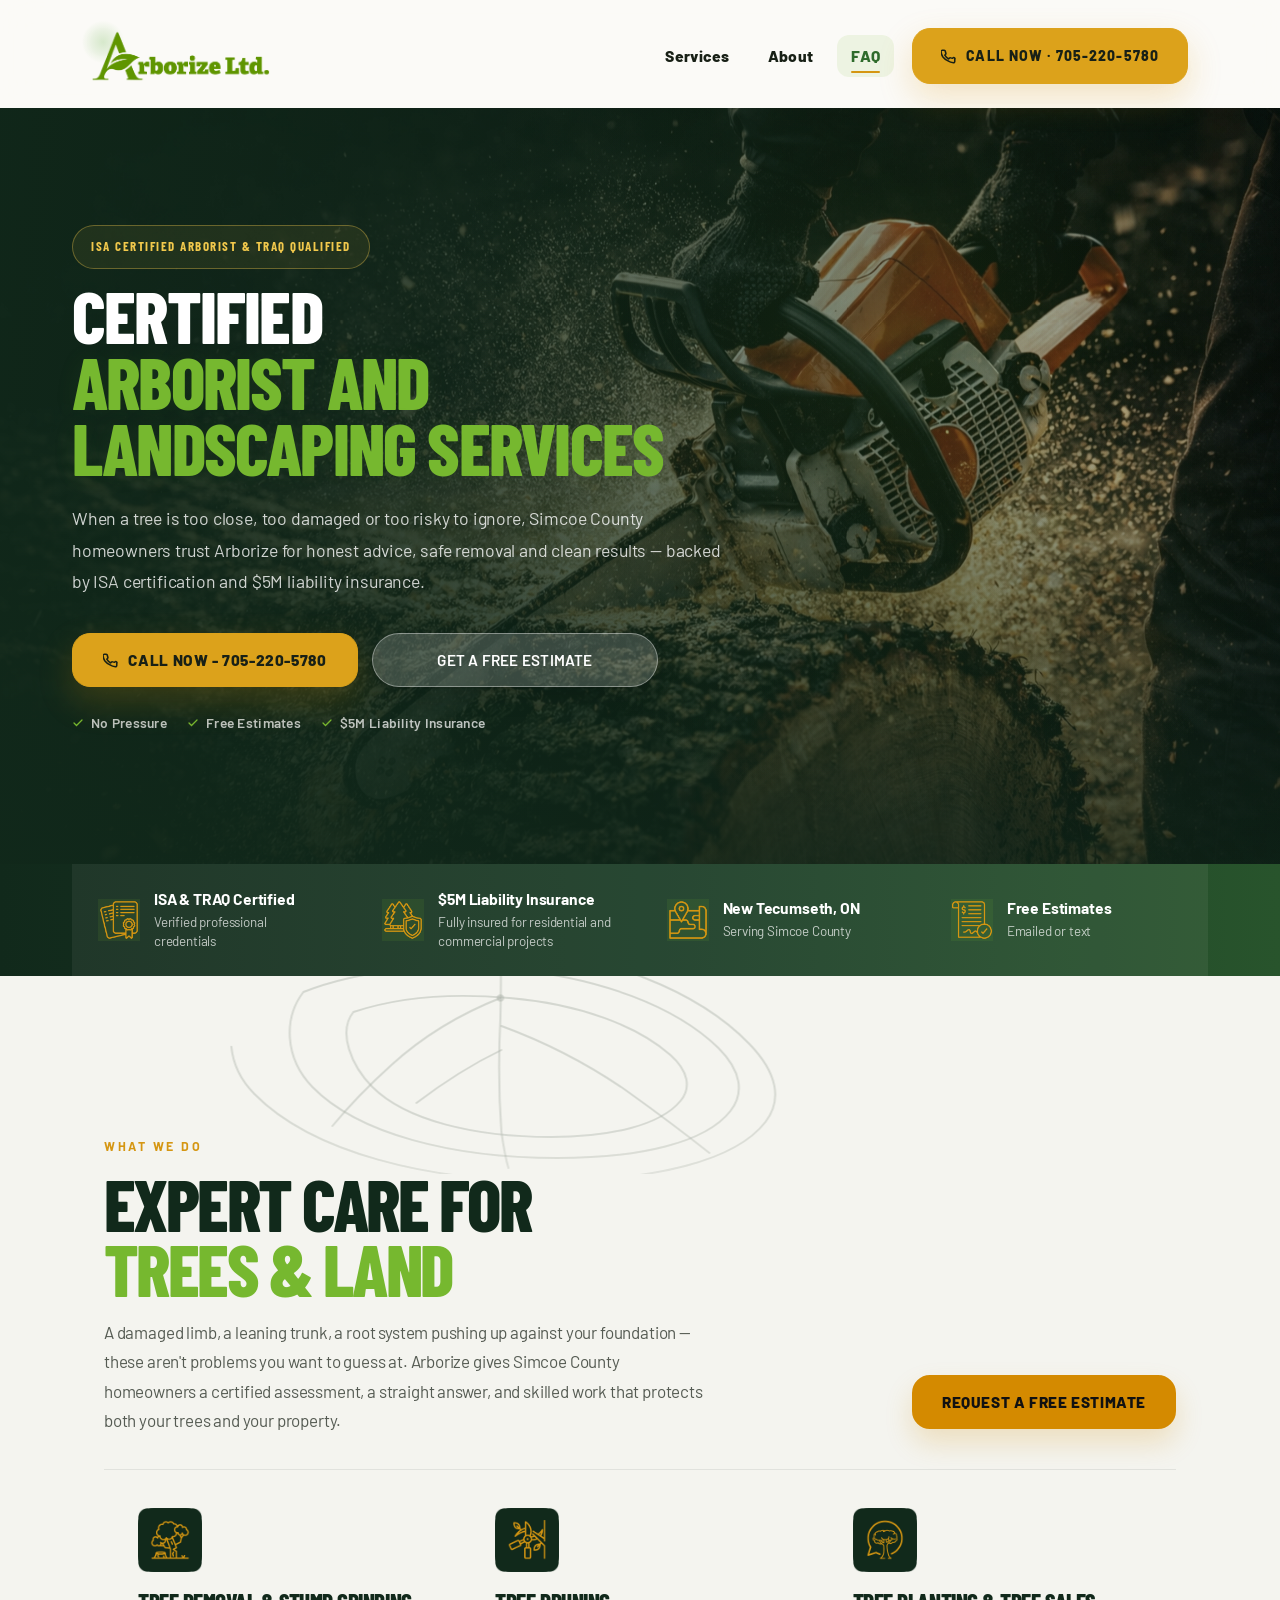
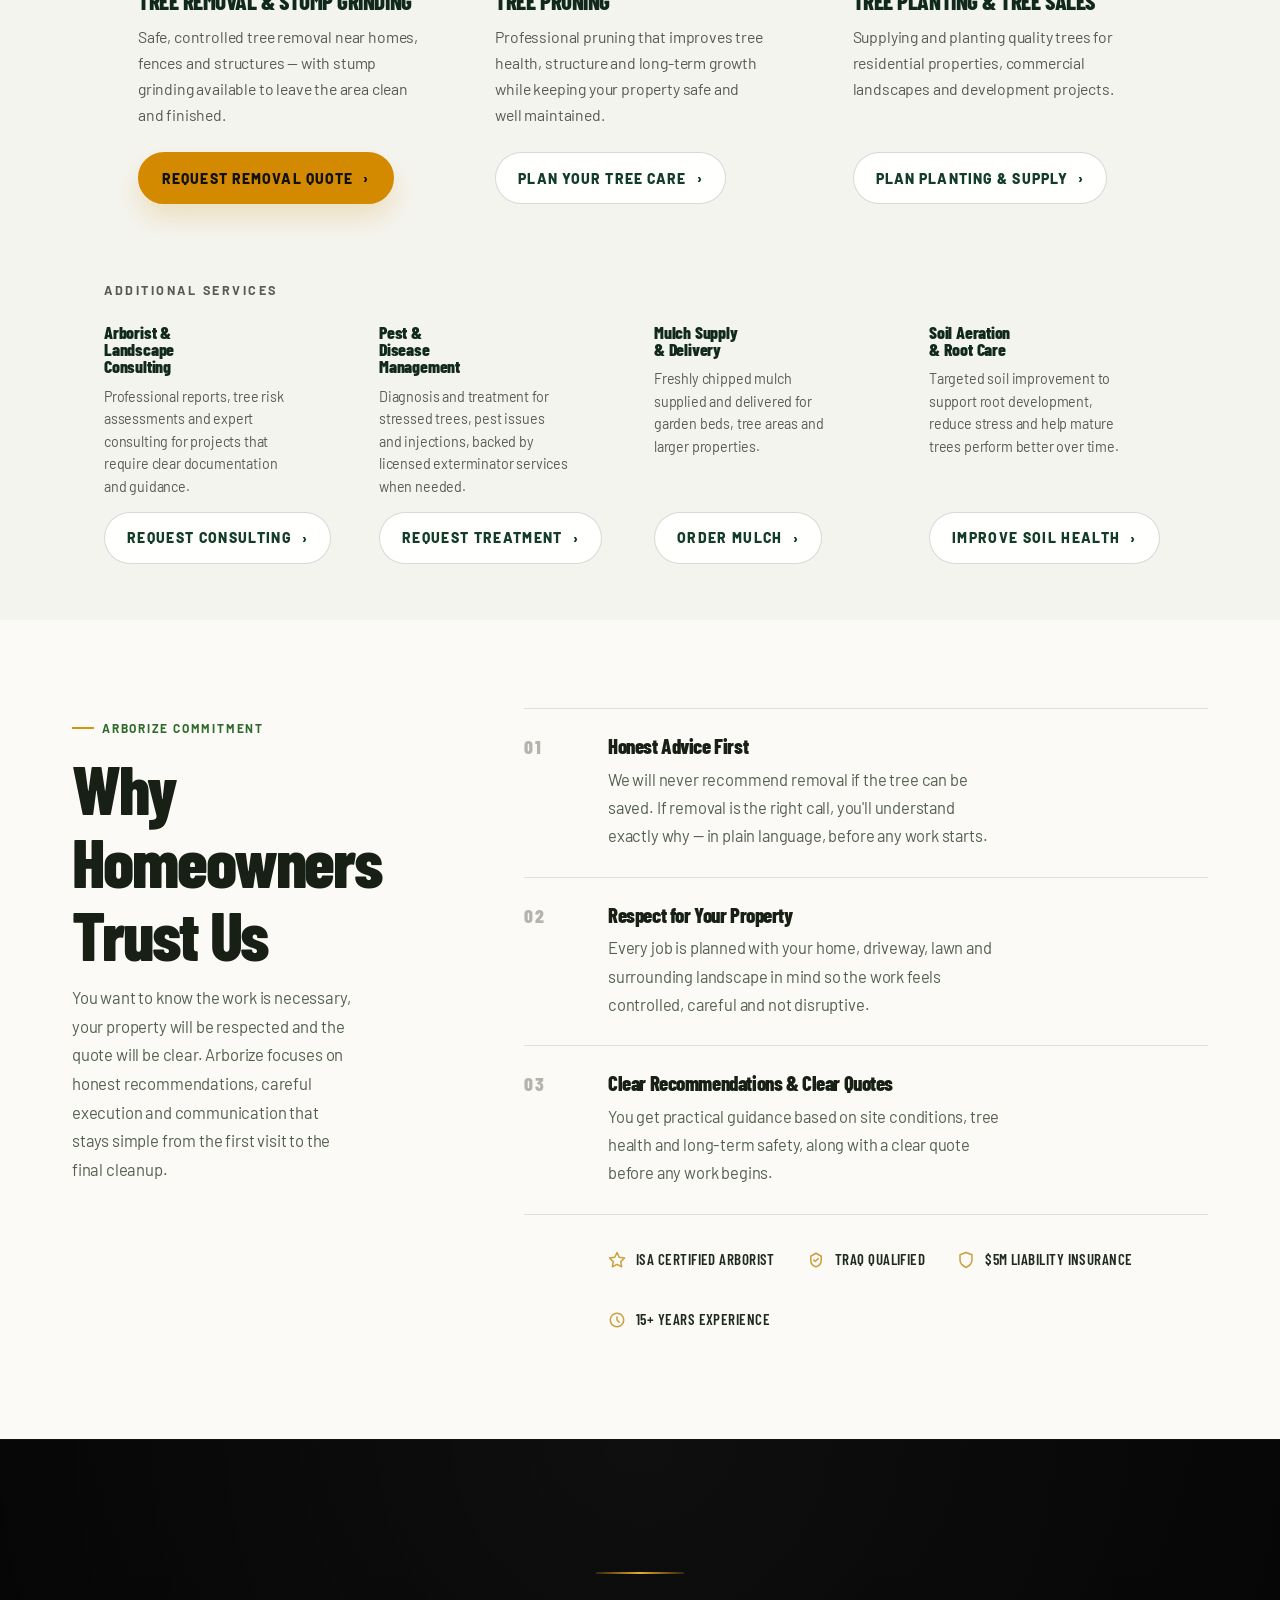
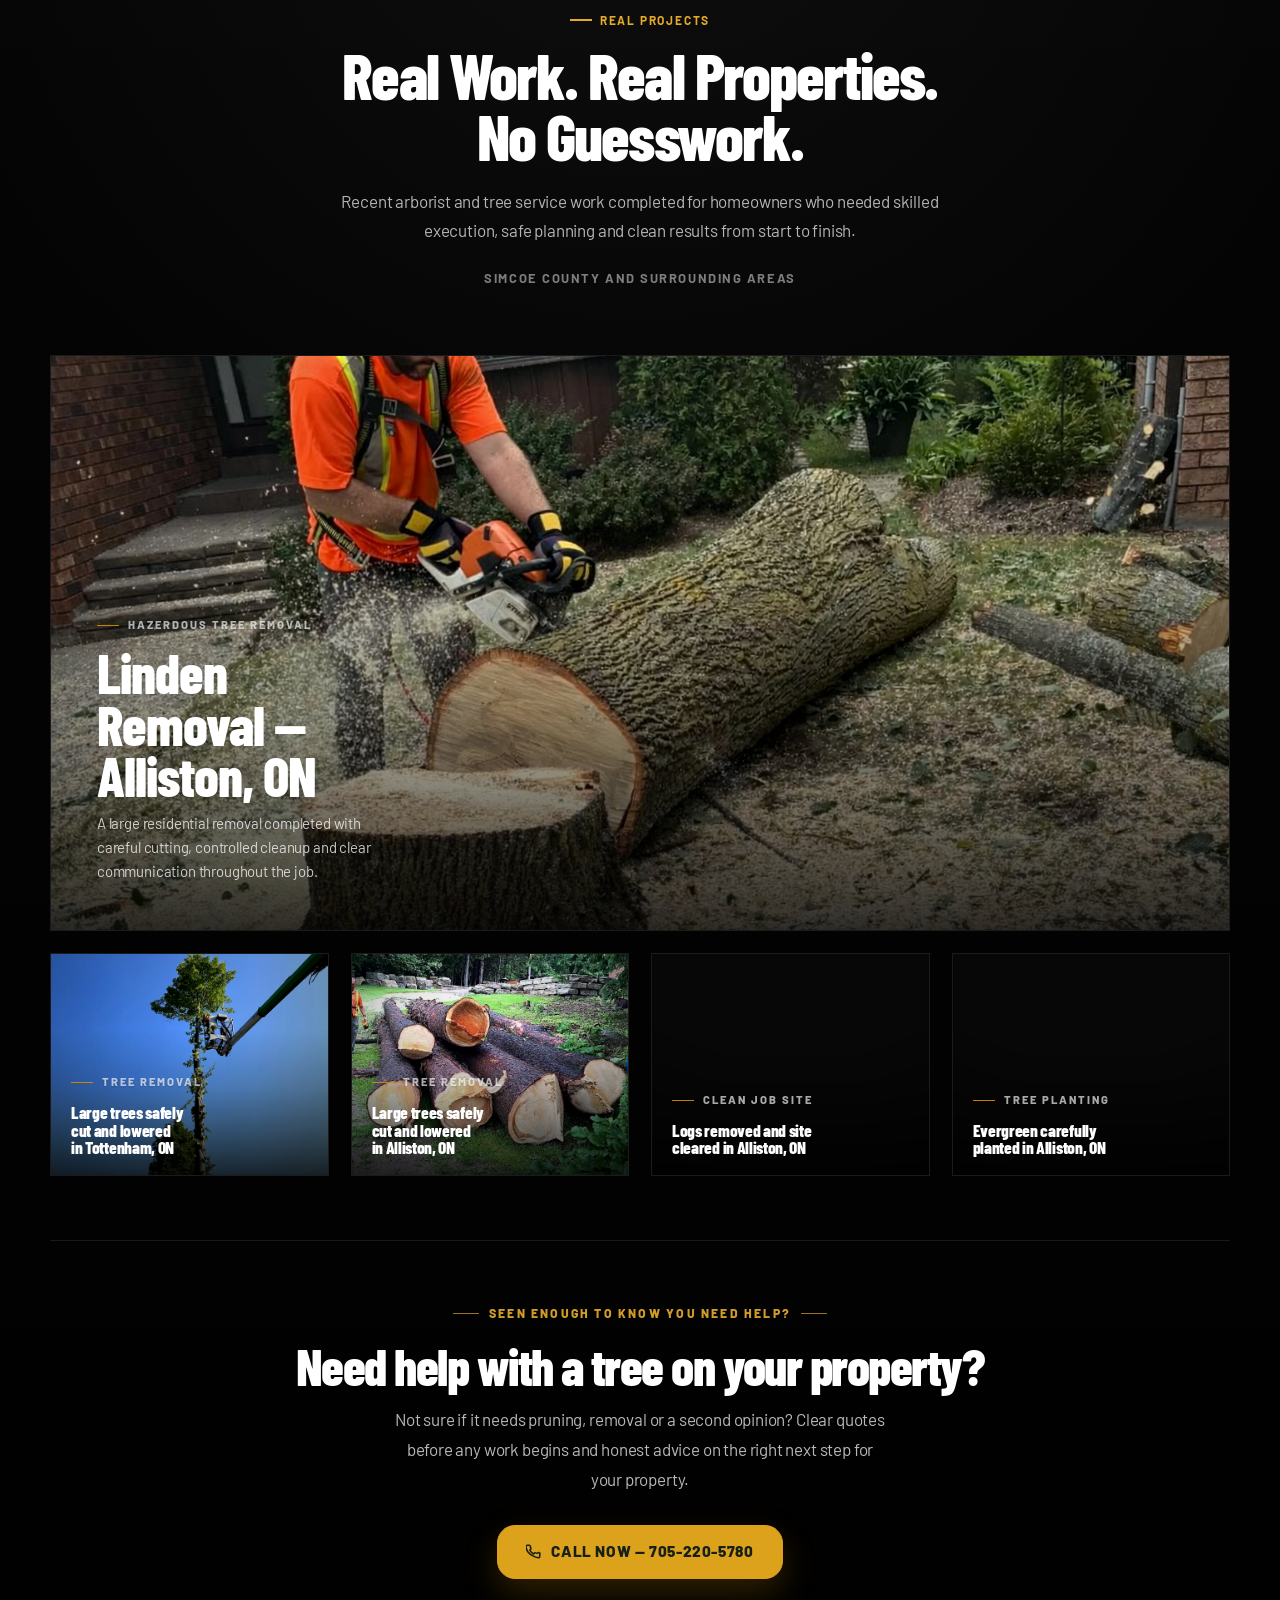
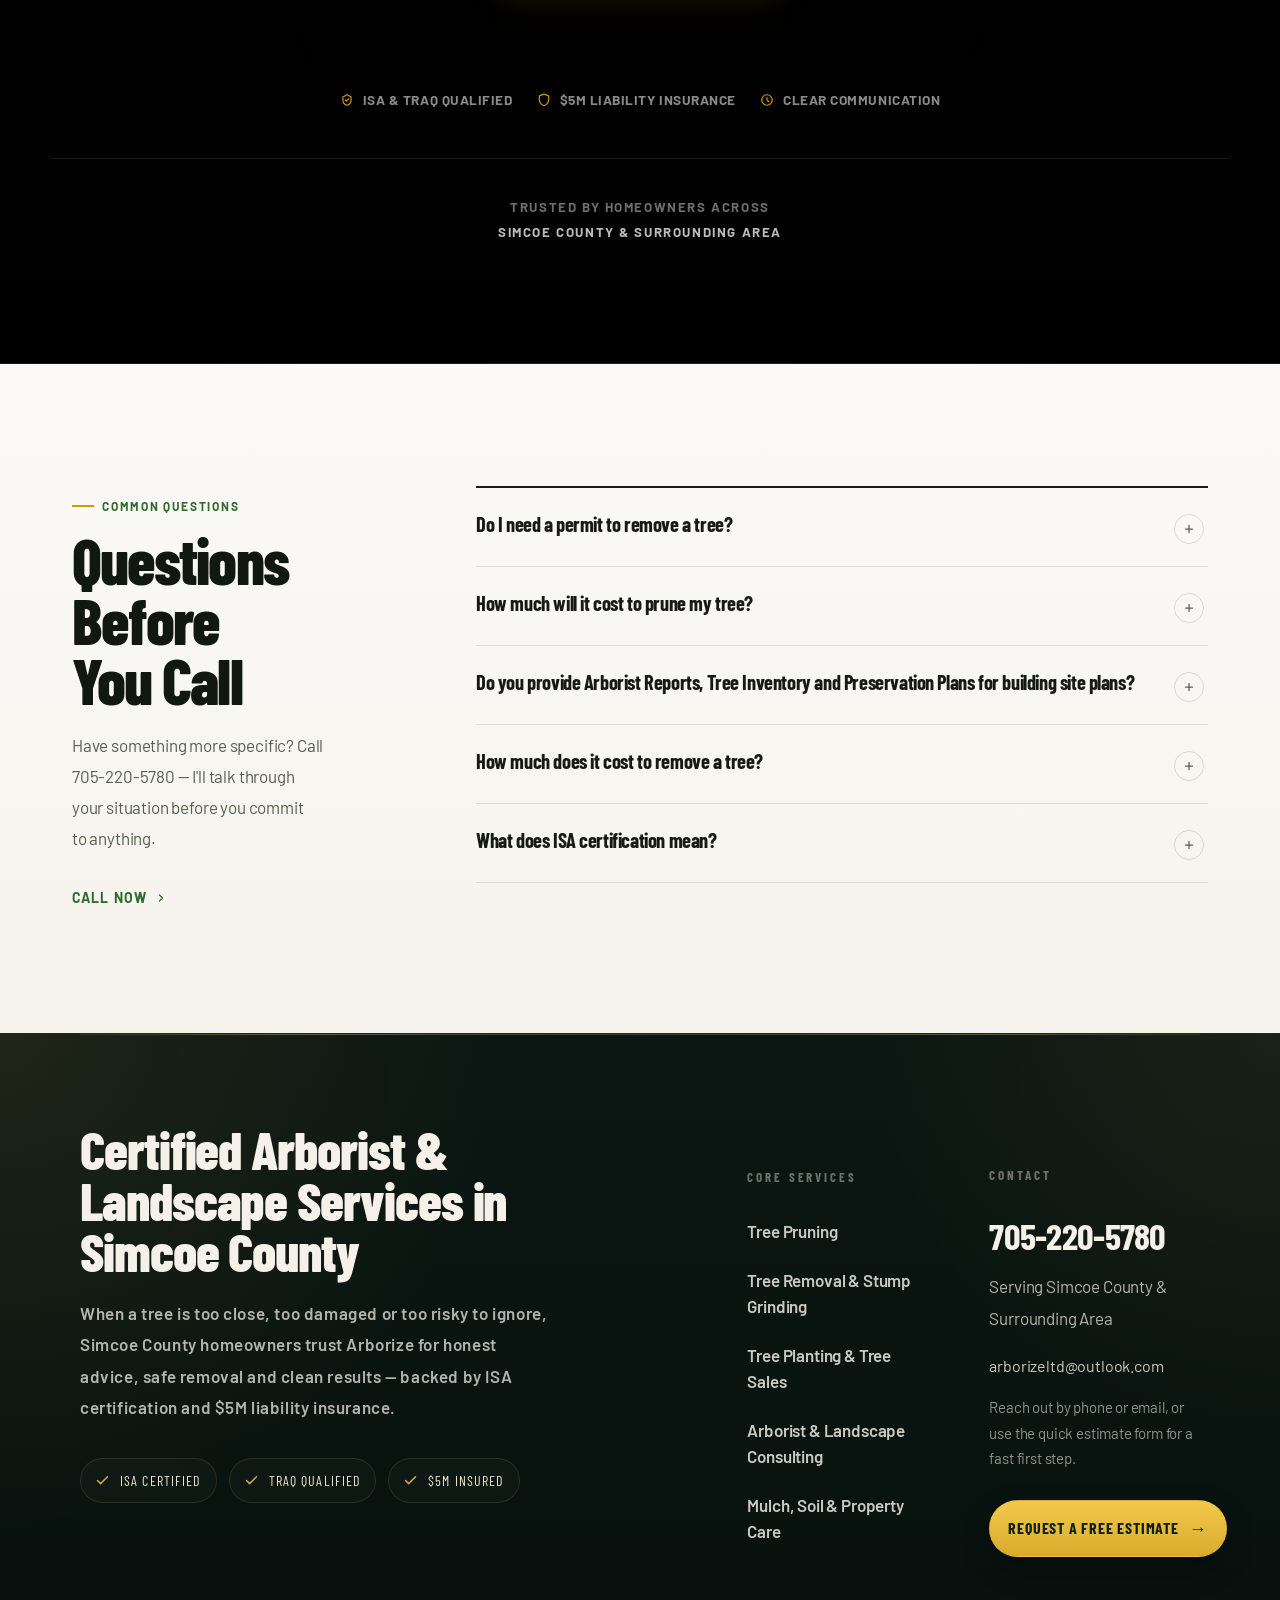
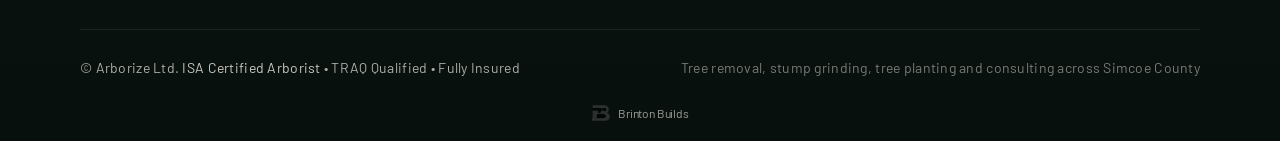
<file: index.html>
<!DOCTYPE html>

<!-- saved from url=(0029)https://arborize.netlify.app/ -->
<html lang="en"><head><meta content="text/html; charset=utf-8" http-equiv="Content-Type"/>
<meta content="index, follow" name="robots"/>
<meta content="width=device-width, initial-scale=1.0" name="viewport"/>
<title>Arborist &amp; Landscape Services in Simcoe County &amp; Surrounding Areas | Arborize Ltd. | 705-220-5780</title>
<meta content="Arborize Ltd. provides arborist consulting, tree risk assessments, preservation plans and landscape services in Simcoe County and Surrounding Areas." name="description"/>
<meta content="Arborist &amp; Landscape Services in Simcoe County &amp; Surrounding Areas | Arborize Ltd." property="og:title"/>
<meta content="Arborize Ltd. provides arborist consulting, tree risk assessments, preservation plans and landscape services in Simcoe County and Surrounding Areas." property="og:description"/>
<meta content="website" property="og:type"/>
<meta content="assets/img/Arborize-Ltd-Arborist-Landscape-Services.png" property="og:image"/>
<meta content="summary_large_image" name="twitter:card"/>
<meta content="Arborist &amp; Landscape Services in Simcoe County &amp; Surrounding Areas | Arborize Ltd." name="twitter:title"/>
<meta content="Arborize Ltd. provides arborist consulting, tree risk assessments, preservation plans and landscape services in Simcoe County and Surrounding Areas." name="twitter:description"/>
<link href="https://arborize.ca/" rel="canonical"/>
<script type="application/ld+json">
{
  "@context": "https://schema.org",
  "@graph": [
    {
      "@type": "TreeService",
      "@id": "https://arborize.ca/#localbusiness",
      "name": "Arborize Ltd.",
      "description": "Arborist consulting, tree risk assessments, preservation plans and landscape services in Simcoe County and Surrounding Areas, Ontario.",
      "slogan": "ISA & TRAQ certified arborist with $5M liability insurance coverage.",
      "url": "https://arborize.ca/",
      "telephone": "+17052205780",
      "email": "arborizeltd@outlook.com",
      "image": "https://arborize.ca/assets/img/Arborize-Ltd-Arborist-Landscape-Services.png",
      "priceRange": "$$",
      "areaServed": [
        {
          "@type": "AdministrativeArea",
          "name": "Simcoe County"
        },
        {
          "@type": "Place",
          "name": "Simcoe County and Surrounding Areas"
        }
      ],
      "serviceType": [
        "Arborist Services",
        "Tree Consulting",
        "Tree Risk Assessments",
        "Tree Preservation Plans",
        "Landscape Services"
      ],
      "openingHoursSpecification": [
        {
          "@type": "OpeningHoursSpecification",
          "dayOfWeek": [
            "Monday",
            "Tuesday",
            "Wednesday",
            "Thursday",
            "Friday"
          ],
          "opens": "08:00",
          "closes": "17:00"
        }
      ],
      "hasCredential": "ISA Certified Arborist",
      "address": {
        "@type": "PostalAddress",
        "streetAddress": "5289 Boyne Street",
        "addressLocality": "Alliston",
        "addressRegion": "ON",
        "postalCode": "L9R 1V2",
        "addressCountry": "CA"
      },
      "geo": {
        "@type": "GeoCoordinates",
        "latitude": 44.154,
        "longitude": -79.865
      }
    },
    {
      "@type": "WebSite",
      "@id": "https://arborize.ca/#website",
      "url": "https://arborize.ca/",
      "name": "Arborize Ltd.",
      "publisher": {
        "@id": "https://arborize.ca/#localbusiness"
      }
    },
    {
      "@type": "WebPage",
      "@id": "https://arborize.ca/#webpage",
      "url": "https://arborize.ca/",
      "name": "Arborist & Landscape Services in Simcoe County & Surrounding Areas | Arborize Ltd. | 705-220-5780",
      "description": "Arborize Ltd. provides arborist consulting, tree risk assessments, preservation plans and landscape services in Simcoe County and Surrounding Areas.",
      "isPartOf": {
        "@id": "https://arborize.ca/#website"
      },
      "about": {
        "@id": "https://arborize.ca/#localbusiness"
      },
      "primaryImageOfPage": {
        "@type": "ImageObject",
        "url": "https://arborize.ca/assets/img/Arborize-Ltd-Arborist-Landscape-Services.png"
      }
    }
  ]
}
</script>
<link href="https://fonts.googleapis.com" rel="preconnect"/>
<link crossorigin="" href="https://fonts.gstatic.com" rel="preconnect"/>
<link href="https://fonts.googleapis.com/css2?family=Barlow:wght@400;500;600;700&amp;family=Barlow+Condensed:wght@600;700;800&amp;display=swap" rel="stylesheet"/>
<link href="assets/css/styles.css" rel="stylesheet"/>
<script type="application/ld+json">
{
  "@context": "https://schema.org",
  "@type": "FAQPage",
  "mainEntity": [
    {
      "@type": "Question",
      "name": "Do I need a permit to remove a tree?",
      "acceptedAnswer": {
        "@type": "Answer",
        "text": "It depends. Each municipality has different tree by-laws, and some may not have one at all. If a municipality does have a tree by-law, it can usually be found by searching online or by calling and asking. Arborize Ltd. can help determine if a permit is required and assist with the permit process if needed."
      }
    },
    {
      "@type": "Question",
      "name": "How much will it cost to prune my tree?",
      "acceptedAnswer": {
        "@type": "Answer",
        "text": "Tree pruning costs depend on several factors including the tree’s location, size, accessibility, species, the amount of pruning required and whether the tree is hazardous. Arborize reviews each property before providing a quote. Please include your address, phone number and email when reaching out so the job can be assessed and your estimate can be sent to you."
      }
    },
    {
      "@type": "Question",
      "name": "Do you provide Arborist Reports, Tree Inventory and Preservation Plans for building site plans?",
      "acceptedAnswer": {
        "@type": "Answer",
        "text": "Yes. Arborize Ltd. provides consulting services for projects that require Arborist Reports, Tree Inventory and Preservation Plans for municipal or development applications. Planting plan services are also available."
      }
    },
    {
      "@type": "Question",
      "name": "How much does it cost to remove a tree?",
      "acceptedAnswer": {
        "@type": "Answer",
        "text": "Tree removal costs depend on factors such as location, size, accessibility, species and whether the tree is hazardous. Arborize reviews each property before providing a quote. Please include your address, phone number and email when contacting Arborize so the job can be assessed and your estimate can be sent to you."
      }
    },
    {
      "@type": "Question",
      "name": "What does ISA certification mean?",
      "acceptedAnswer": {
        "@type": "Answer",
        "text": "An ISA (International Society of Arboriculture) certification shows that a tree care professional has met recognized industry standards for knowledge, skill and ethics. It reflects training in tree biology, pruning, risk assessment and safety, along with ongoing education requirements to maintain certification. Homeowners can verify an arborist’s credentials at treesaregood.org. 
You can verify my current ISA standing here: 
<a href="https://www.treesaregood.org/findanarborist/findanarborist/id/202306" target="_blank" rel="noopener">View ISA Certified Arborist Profile</a>."
      }
    }
  ]
}
</script>

<style>
.hero-eyebrow{
display:inline-block;
margin-bottom:14px;
padding:10px 18px;
border-radius:999px;
font-family:'Barlow Condensed',sans-serif;
font-weight:700;
letter-spacing:1.5px;
font-size:13px;
color:#f2c94c;
border:1px solid rgba(242,201,76,0.35);
background:rgba(242,201,76,0.08);
text-transform:uppercase;
}
</style>


<style>
/* Elite trust credentials spacing */
.why-proof-strip{
display:flex;
flex-wrap:wrap;
gap:18px 32px;
align-items:center;
margin-top:34px;
}

.why-proof-item{
display:inline-flex;
align-items:center;
gap:10px;
padding:0;
border:none;
background:none;
border-radius:0;
font-family:'Barlow Condensed',sans-serif;
font-weight:600;
letter-spacing:.03em;
font-size:15px;
color:#1e2a1f;
}

.why-proof-item svg{
width:18px;
height:18px;
stroke:#caa03a;
flex-shrink:0;
}

@media (max-width:768px){
.why-proof-strip{
gap:14px 20px;
}
.why-proof-item{
font-size:14px;
}
}
</style>


<style>
/* Button colour & decoration resets */
.btn.btn-call,
.btn.btn-call:visited,
.btn.btn-call:hover,
.btn.btn-call:focus-visible{
color:#ffffff !important;
text-decoration:none;
}

.btn.btn-call:hover svg,
.btn.btn-call:focus-visible svg{
stroke:currentColor;
fill:none;
}
</style>


<style>
/* ELITE CTA BUTTON — frosted white */
.btn.btn-call{
background:rgba(255,255,255,0.18);
color:#ffffff;
border:1.5px solid rgba(255,255,255,0.38);
border-radius:999px;
padding:14px 32px;
font-weight:600;
letter-spacing:.015em;
transition:background .22s ease, border-color .22s ease, transform .2s ease, box-shadow .22s ease;
box-shadow:0 2px 0 rgba(0,0,0,.06), 0 8px 24px rgba(0,0,0,.12);
backdrop-filter:blur(6px);
-webkit-backdrop-filter:blur(6px);
position:relative;
overflow:hidden;
}

/* hover — brighten frost */
.btn.btn-call:hover,
.btn.btn-call:focus-visible{
background:rgba(255,255,255,0.28);
border-color:rgba(255,255,255,0.65);
transform:translateY(-2px);
box-shadow:0 2px 0 rgba(0,0,0,.06), 0 18px 42px rgba(0,0,0,.20);
color:#ffffff;
}

/* press */
.btn.btn-call:active{
transform:translateY(0);
box-shadow:0 2px 0 rgba(0,0,0,.06), 0 4px 12px rgba(0,0,0,.14);
}

/* shimmer sweep */
.btn.btn-call::after{
content:"";
position:absolute;
top:0;
left:-70%;
width:50%;
height:100%;
background:linear-gradient(120deg,transparent,rgba(255,255,255,.6),transparent);
transition:left .55s ease;
}

.btn.btn-call:hover::after{
left:130%;
}
</style>

</head>
<body>
<!-- HEADER -->
<header id="site-header" role="banner">
<div class="wrap">
<div class="inner">
<a aria-label="Arborize Ltd. — Home" class="logo" href="#hero">
<img alt="Arborize Ltd." height="44" src="assets/img/Arborize-Ltd-Arborist-Landscape-Services.png" width="160"/>
</a>
<div class="header-right">
<nav aria-label="Main navigation" id="main-nav">
<a class="nav-link" data-nav-target="services" href="#services">Services</a>
<a class="nav-link" data-nav-target="why" href="#why">About</a>
<a class="nav-link" data-nav-target="faq-preview" href="#faq-preview">FAQ</a>
</nav>
<a aria-label="Call Arborize" class="header-phone" href="tel:7052205780">
<svg aria-hidden="true" fill="none" height="15" stroke="currentColor" stroke-linecap="round" stroke-linejoin="round" stroke-width="2.5" viewbox="0 0 24 24" width="15"><path d="M22 16.92v3a2 2 0 0 1-2.18 2 19.79 19.79 0 0 1-8.63-3.07A19.5 19.5 0 0 1 3.07 12.72a19.79 19.79 0 0 1-3.07-8.67A2 2 0 0 1 2 2h3a2 2 0 0 1 2 1.72 12.84 12.84 0 0 0 .7 2.81 2 2 0 0 1-.45 2.11L6.09 9.91a16 16 0 0 0 6 6l1.27-1.27a2 2 0 0 1 2.11-.45 12.84 12.84 0 0 0 2.81.7A2 2 0 0 1 22 16.92z"></path></svg>
          Call Now · 705-220-5780
        </a>
<button aria-controls="mobile-nav" aria-expanded="false" aria-label="Toggle mobile menu" id="nav-toggle">
<svg aria-hidden="true" fill="none" height="22" id="hamburger-icon" stroke="currentColor" stroke-linecap="round" stroke-width="2.5" viewbox="0 0 24 24" width="22"><line x1="3" x2="21" y1="6" y2="6"></line><line x1="3" x2="21" y1="12" y2="12"></line><line x1="3" x2="21" y1="18" y2="18"></line></svg>
<svg aria-hidden="true" fill="none" height="22" id="close-icon" stroke="currentColor" stroke-linecap="round" stroke-width="2.5" style="display:none" viewbox="0 0 24 24" width="22"><line x1="18" x2="6" y1="6" y2="18"></line><line x1="6" x2="18" y1="6" y2="18"></line></svg>
</button>
</div>
</div>
</div>
<nav aria-label="Mobile navigation" id="mobile-nav">
<a class="mobile-phone-link" href="tel:7052205780">
<svg aria-hidden="true" fill="none" height="16" stroke="currentColor" stroke-linecap="round" stroke-linejoin="round" stroke-width="2.5" viewbox="0 0 24 24" width="16"><path d="M22 16.92v3a2 2 0 0 1-2.18 2 19.79 19.79 0 0 1-8.63-3.07A19.5 19.5 0 0 1 3.07 12.72a19.79 19.79 0 0 1-3.07-8.67A2 2 0 0 1 2 2h3a2 2 0 0 1 2 1.72 12.84 12.84 0 0 0 .7 2.81 2 2 0 0 1-.45 2.11L6.09 9.91a16 16 0 0 0 6 6l1.27-1.27a2 2 0 0 1 2.11-.45 12.84 12.84 0 0 0 2.81.7A2 2 0 0 1 22 16.92z"></path></svg>
      705-220-5780
    </a>
<a class="mobile-nav-link" data-nav-target="services" href="#services">Services</a>
<a class="mobile-nav-link" data-nav-target="why" href="#why">About</a>
<a class="mobile-nav-link" data-nav-target="faq-preview" href="#faq-preview">FAQ</a>
</nav>
</header>
<!-- HERO -->
<section aria-labelledby="hero-headline" id="hero">
<div aria-label="Certified arborist performing tree removal in New Tecumseth, West Gwillimbury or Blue Mountain, Ontario" class="hero-photo" role="img"></div>
<div aria-hidden="true" class="hero-overlay"></div>
<div class="wrap">
<div class="hero-layout">
<div class="hero-content">


<div class="hero-eyebrow">ISA Certified Arborist &amp; TRAQ Qualified</div>

<h1 class="hero-h1" id="hero-headline">
Certified<span><br/>Arborist and Landscaping Services</span>
</h1>
<p class="hero-sub">When a tree is too close, too damaged or too risky to ignore, Simcoe County homeowners trust Arborize for honest advice, safe removal and clean results — backed by ISA certification and $5M liability insurance.</p>
<div class="hero-actions">
<a class="btn btn-primary" href="tel:7052205780">
<svg aria-hidden="true" fill="none" stroke="currentColor" stroke-linecap="round" stroke-linejoin="round" stroke-width="2.5" viewbox="0 0 24 24"><path d="M22 16.92v3a2 2 0 0 1-2.18 2 19.79 19.79 0 0 1-8.63-3.07A19.5 19.5 0 0 1 3.07 12.72a19.79 19.79 0 0 1-3.07-8.67A2 2 0 0 1 2 2h3a2 2 0 0 1 2 1.72 12.84 12.84 0 0 0 .7 2.81 2 2 0 0 1-.45 2.11L6.09 9.91a16 16 0 0 0 6 6l1.27-1.27a2 2 0 0 1 2.11-.45 12.84 12.84 0 0 0 2.81.7A2 2 0 0 1 22 16.92z"></path></svg>
            Call Now - 705-220-5780
          </a>
<a class="btn btn-call" href="mailto:arborizeltd@outlook.com?subject=Estimate%20Request%20%E2%80%94%20Arborize%20Ltd.">Get a Free Estimate</a>
</div>
<div aria-label="Key credentials" class="hero-trust-row" role="list">
<span class="hero-trust-item" role="listitem">
<svg aria-hidden="true" fill="none" stroke="currentColor" stroke-linecap="round" stroke-width="2.5" viewbox="0 0 24 24"><polyline points="20 6 9 17 4 12"></polyline></svg>
            No Pressure
          </span>
<span class="hero-trust-item" role="listitem">
<svg aria-hidden="true" fill="none" stroke="currentColor" stroke-linecap="round" stroke-width="2.5" viewbox="0 0 24 24"><polyline points="20 6 9 17 4 12"></polyline></svg>
            Free Estimates
          </span>
<span class="hero-trust-item" role="listitem">
<svg aria-hidden="true" fill="none" stroke="currentColor" stroke-linecap="round" stroke-width="2.5" viewbox="0 0 24 24"><polyline points="20 6 9 17 4 12"></polyline></svg>
            $5M Liability Insurance
          </span>
</div>
</div>
</div>
</div>
</section>
<!-- TRUST STRIP -->
<div aria-label="Credentials" id="trust-strip" role="region">
<div class="wrap">
<div class="trust-strip-inner">
<div class="trust-item">
<div aria-hidden="true" class="trust-icon"><img alt="" src="[data-uri]"/></div>
<div class="trust-text"><strong>ISA &amp; TRAQ Certified</strong><span><a href="https://www.treesaregood.org/findanarborist/findanarborist/id/202306" target="_blank" rel="noopener">Verified professional credentials</a></span></div>
</div>
<div class="trust-item">
<div aria-hidden="true" class="trust-icon"><img alt="" src="[data-uri]"/></div>
<div class="trust-text"><strong>$5M Liability Insurance</strong><span>Fully insured for residential and commercial projects</span></div>
</div>
<div class="trust-item">
<div aria-hidden="true" class="trust-icon"><img alt="" src="[data-uri]"/></div>
<div class="trust-text"><strong>New Tecumseth, ON</strong><span>Serving Simcoe County</span></div>
</div>
<div class="trust-item">
<div aria-hidden="true" class="trust-icon"><img alt="" src="[data-uri]"/></div>
<div class="trust-text"><strong>Free Estimates</strong><span>Emailed or text</span></div>
</div>
</div>
</div>
</div>
<!-- SERVICES -->
<section aria-labelledby="services-heading" id="services">
<div class="services-list-wrap">
<!-- Section header -->
<header class="services-list-header reveal-on-scroll">
<div aria-hidden="true" class="services-header-art">
<svg preserveaspectratio="xMinYMin meet" viewbox="0 0 980 240" xmlns="http://www.w3.org/2000/svg">
<path class="trunk" d="M392 -18C391 18 392 48 391 84C389 122 389 156 392 198C394 212 396 224 399 234"></path>
<path class="branch branch-1" d="M391 64C353 79 315 101 282 131C262 149 242 169 223 192"></path>
<path class="branch branch-2" d="M392 92C430 106 474 127 516 156C544 176 571 196 600 219"></path>
<path class="branch branch-3" d="M392 116C365 129 336 147 307 169"></path>
<path class="ring ring-1" d="M154 40C215 14 301 4 386 11C497 20 589 57 640 110C668 139 673 166 656 188C626 227 545 246 444 247C318 248 202 218 145 160C111 126 114 75 154 40"></path>
<path class="ring ring-2" d="M194 58C250 36 323 29 397 35C491 43 567 73 609 114C632 137 635 159 621 177C596 209 530 224 448 224C343 224 249 200 203 153C175 124 174 84 194 58"></path>
<path class="ring ring-3" d="M244 78C289 63 344 59 400 64C471 70 528 92 561 121C579 137 582 154 571 167C551 191 502 203 442 203C364 203 296 186 263 153C242 132 228 98 244 78"></path>
<circle class="node" cx="391" cy="64" r="2.8"></circle>
</svg>
</div>
<div class="services-header-copy">
<p class="services-list-eyebrow">What We Do</p>
<h2 class="services-list-title" id="services-heading">Expert Care for<br/><span class="services-title-accent">Trees &amp; Land</span></h2>
<div class="services-list-intro">
<p>A damaged limb, a leaning trunk, a root system pushing up against your foundation — these aren't problems you want to guess at. Arborize gives Simcoe County homeowners a certified assessment, a straight answer, and skilled work that protects both your trees and your property.</p>
</div>
</div>
<div class="services-header-cta">
<a class="btn btn-primary services-header-button" href="mailto:arborizeltd@outlook.com?subject=Estimate%20Request%20%E2%80%94%20Arborize%20Ltd.">Request a Free Estimate</a>
</div>
</header>
<!-- Primary Services: 3-column grid -->
<div aria-label="Primary services" class="svc-primary-grid" role="list">
<article class="svc-primary-item" role="listitem">
<div aria-hidden="true" class="svc-icon">
<img alt="" src="assets/img/ArborizeLtd_Icon_TreeStumpRemoval.png"/>
</div>
<h3>Tree Removal &amp; Stump Grinding</h3>
<p>Safe, controlled tree removal near homes, fences and structures — with stump grinding available to leave the area clean and finished.</p>
<a class="svc-additional-cta is-primary" href="#contact">Request Removal Quote <span aria-hidden="true">›</span></a>
</article>
<article class="svc-primary-item" role="listitem">
<div aria-hidden="true" class="svc-icon">
<img alt="" src="assets/img/ArborizeLtd_Icon_TreeTrimPruning.png"/>
</div>
<h3>Tree Pruning</h3>
<p>Professional pruning that improves tree health, structure and long-term growth while keeping your property safe and well maintained.</p>
<a class="svc-additional-cta is-secondary" href="#contact">Plan Your Tree Care <span aria-hidden="true">›</span></a>
</article>
<article class="svc-primary-item" role="listitem">
<div aria-hidden="true" class="svc-icon">
<img alt="" src="assets/img/ArborizeLtd_Icon_Consultating.png"/>
</div>
<h3>Tree Planting &amp; Tree Sales</h3>
<p>Supplying and planting quality trees for residential properties, commercial landscapes and development projects.</p>
<a class="svc-additional-cta is-secondary" href="#contact">Plan Planting &amp; Supply <span aria-hidden="true">›</span></a>
</article>
</div>
<!-- Additional Services divider -->
<div class="svc-additional-divider">
<div class="svc-additional-divider-line"></div>
<p class="svc-additional-divider-label">Additional Services</p>
<div class="svc-additional-divider-line"></div>
</div>
<!-- Additional Services: 4-column compact grid -->
<div aria-label="Additional services" class="svc-additional-grid" role="list">
<article class="svc-additional-item" role="listitem">
<h3>Arborist &amp; Landscape Consulting</h3>
<p>Professional reports, tree risk assessments and expert consulting for projects that require clear documentation and guidance.</p>
<a class="svc-additional-cta is-secondary" href="#contact">Request Consulting <span aria-hidden="true">›</span></a>
</article>
<article class="svc-additional-item" role="listitem">
<h3>Pest &amp; Disease Management</h3>
<p>Diagnosis and treatment for stressed trees, pest issues and injections, backed by licensed exterminator services when needed.</p>
<a class="svc-additional-cta is-secondary" href="#contact">Request Treatment <span aria-hidden="true">›</span></a>
</article>
<article class="svc-additional-item" role="listitem">
<h3>Mulch Supply &amp; Delivery</h3>
<p>Freshly chipped mulch supplied and delivered for garden beds, tree areas and larger properties.</p>
<a class="svc-additional-cta is-secondary" href="#contact">Order Mulch <span aria-hidden="true">›</span></a>
</article>
<article class="svc-additional-item" role="listitem">
<h3>Soil Aeration &amp; Root Care</h3>
<p>Targeted soil improvement to support root development, reduce stress and help mature trees perform better over time.</p>
<a class="svc-additional-cta is-secondary" href="#contact">Improve Soil Health <span aria-hidden="true">›</span></a>
</article>
</div>
</div>
</section>
<!-- WHY CHOOSE US -->
<section aria-labelledby="why-title" id="why">
<div class="wrap">
<div class="why-layout">
<div class="why-copy">
<div class="eyebrow">ARBORIZE COMMITMENT</div>
<h2 class="section-title" id="why-title">Why Homeowners Trust Us</h2>
<p class="section-intro">You want to know the work is necessary, your property will be respected and the quote will be clear. Arborize focuses on honest recommendations, careful execution and communication that stays simple from the first visit to the final cleanup.</p>
</div>
<div class="why-grid">
<div class="why-card">
<div aria-hidden="true" class="why-num">01</div>
<div>
<h3>Honest Advice First</h3>
<p>We will never recommend removal if the tree can be saved. If removal is the right call, you'll understand exactly why — in plain language, before any work starts.</p>
</div>
</div>
<div class="why-card">
<div aria-hidden="true" class="why-num">02</div>
<div>
<h3>Respect for Your Property</h3>
<p>Every job is planned with your home, driveway, lawn and surrounding landscape in mind so the work feels controlled, careful and not disruptive.</p>
</div>
</div>
<div class="why-card">
<div aria-hidden="true" class="why-num">03</div>
<div>
<h3>Clear Recommendations &amp; Clear Quotes</h3>
<p>You get practical guidance based on site conditions, tree health and long-term safety, along with a clear quote before any work begins.</p>
</div>
</div>
<div class="why-proof-row">
<div aria-hidden="true" class="why-proof-row-spacer"></div>
<div aria-label="Arborize credentials" class="why-proof-strip why-proof-strip-inline">
<div class="why-proof-item"><svg fill="none" stroke="currentColor" stroke-linecap="round" stroke-linejoin="round" stroke-width="2" viewbox="0 0 24 24"><path d="M12 2l2.9 6.26L22 9.27l-5 4.87 1.18 6.88L12 17.77l-6.18 3.25L7 14.14 2 9.27l7.1-1.01L12 2z"></path></svg><span>ISA Certified Arborist</span></div>
<div class="why-proof-item"><svg fill="none" stroke="currentColor" stroke-linecap="round" stroke-linejoin="round" stroke-width="2" viewbox="0 0 24 24"><path d="M9 12l2 2 4-4"></path><path d="M12 3l7 4v5c0 5-3.5 8-7 9-3.5-1-7-4-7-9V7l7-4z"></path></svg><span>TRAQ Qualified</span></div>
<div class="why-proof-item"><svg fill="none" stroke="currentColor" stroke-linecap="round" stroke-linejoin="round" stroke-width="2" viewbox="0 0 24 24"><path d="M12 22s8-4 8-10V5l-8-3-8 3v7c0 6 8 10 8 10z"></path></svg><span>$5M Liability Insurance</span></div>
<div class="why-proof-item"><svg fill="none" stroke="currentColor" stroke-linecap="round" stroke-linejoin="round" stroke-width="2" viewbox="0 0 24 24"><path d="M12 8v4l3 3"></path><circle cx="12" cy="12" r="9"></circle></svg><span>15+ Years Experience</span></div>
</div>
</div>
</div>
</div>
</div>
</section>
<!-- WORK PHOTOS -->
<section aria-labelledby="work-photos-title" id="work-photos">
<div class="work-photos-wrap">
<header class="work-photos-header reveal-on-scroll">
<div aria-hidden="true" class="work-photos-rule"></div>
<div class="eyebrow dark">Real Projects</div>
<h2 id="work-photos-title">Real Work. Real Properties.<br/>No Guesswork.</h2>
<p>Recent arborist and tree service work completed for homeowners who needed skilled execution, safe planning and clean results from start to finish.</p>
<div aria-label="Service locations" class="work-photos-locations">
<span>Simcoe County and Surrounding Areas</span>
</div>
</header>
<div class="work-photos-grid">
<article class="wp-card wp-card--featured reveal-on-scroll">
<a aria-label="Request a free estimate for tree removal work in Alliston" class="wp-card-link" href="mailto:arborizeltd@outlook.com?subject=Estimate%20Request%20%E2%80%94%20Arborize%20Ltd.">
<img alt="Arborist tree removal job on a residential property in Alliston completed by Arborize Ltd." decoding="async" loading="lazy" src="assets/img/arborize-arborist-landscape.webp"/>
<div class="wp-card-caption">
<p class="wp-card-meta">Hazerdous Tree Removal</p>
<h3 class="wp-card-title">Linden Removal — Alliston, ON</h3>
<p class="wp-card-copy">A large residential removal completed with careful cutting, controlled cleanup and clear communication throughout the job.</p>
</div>
</a>
</article>
<article class="wp-card reveal-on-scroll">
<a aria-label="Request a free estimate for tree removal work in Tottenham" class="wp-card-link" href="mailto:arborizeltd@outlook.com?subject=Estimate%20Request%20%E2%80%94%20Arborize%20Ltd.">
<img alt="Large tree removal work completed by Arborize Ltd. in Tottenham." decoding="async" loading="lazy" src="assets/img/bucket-truck-tree-pruning.jpg"/>
<div class="wp-card-caption">
<p class="wp-card-meta">Tree Removal</p>
<h3 class="wp-card-title">Large trees safely cut and lowered in Tottenham, ON</h3>
</div>
</a>
</article>
<article class="wp-card reveal-on-scroll">
<a aria-label="Request a free estimate for arborist work in New Tecumseth" class="wp-card-link" href="mailto:arborizeltd@outlook.com?subject=Estimate%20Request%20%E2%80%94%20Arborize%20Ltd.">
<img alt="Residential arborist work completed by Arborize Ltd. in New Tecumseth." decoding="async" loading="lazy" src="assets/img/arborist-tree-removal-logs-web.webp"/>
<div class="wp-card-caption">
<p class="wp-card-meta">Tree Removal</p>
<h3 class="wp-card-title">Large trees safely cut and lowered in Alliston, ON</h3>
</div>
</a>
</article>
<article class="wp-card reveal-on-scroll">
<a aria-label="Request a free estimate for site cleanup work in Everett" class="wp-card-link" href="mailto:arborizeltd@outlook.com?subject=Estimate%20Request%20%E2%80%94%20Arborize%20Ltd.">
<img alt="Site cleanup and log removal work completed by Arborize Ltd. in Everett." decoding="async" loading="lazy" src="assets/img/clean-job-site.jpg"/>
<div class="wp-card-caption">
<p class="wp-card-meta">Clean Job Site</p>
<h3 class="wp-card-title">Logs removed and site cleared in Alliston, ON</h3>
</div>
</a>
</article>
<article class="wp-card reveal-on-scroll">
<a aria-label="Request a free estimate for site cleanup work in Everett" class="wp-card-link" href="mailto:arborizeltd@outlook.com?subject=Estimate%20Request%20%E2%80%94%20Arborize%20Ltd.">
<img alt="Site cleanup and log removal work completed by Arborize Ltd. in Everett." decoding="async" loading="lazy" src="assets/img/tree-planting.webp"/>
<div class="wp-card-caption">
<p class="wp-card-meta">Tree Planting</p>
<h3 class="wp-card-title">Evergreen carefully planted in Alliston, ON</h3>
</div>
</a>
</article>
</div>
<div class="work-photos-gallery-cta reveal-on-scroll">
<div class="work-photos-gallery-cta-copy">
<div class="work-photos-gallery-kicker">Seen enough to know you need help?</div>
<h3>Need help with a tree on your property?</h3>
<p>Not sure if it needs pruning, removal or a second opinion? Clear quotes before any work begins and honest advice on the right next step for your property.</p>
<div class="work-photos-gallery-actions">
<a class="btn btn-primary footer-call-btn" href="tel:7052205780">
<svg aria-hidden="true" fill="none" stroke="currentColor" stroke-linecap="round" stroke-linejoin="round" stroke-width="2.5" viewbox="0 0 24 24"><path d="M22 16.92v3a2 2 0 0 1-2.18 2 19.79 19.79 0 0 1-8.63-3.07A19.5 19.5 0 0 1 3.07 12.72a19.79 19.79 0 0 1-3.07-8.67A2 2 0 0 1 2 2h3a2 2 0 0 1 2 1.72 12.84 12.84 0 0 0 .7 2.81 2 2 0 0 1-.45 2.11L6.09 9.91a16 16 0 0 0 6 6l1.27-1.27a2 2 0 0 1 2.11-.45 12.84 12.84 0 0 0 2.81.7A2 2 0 0 1 22 16.92z"></path></svg>
        Call Now — 705-220-5780
      </a>
<a class="btn btn-call footer-estimate-btn" href="mailto:arborizeltd@outlook.com?subject=Estimate%20Request%20%E2%80%94%20Arborize%20Ltd.">Get a Free Estimate</a>
</div>
<div aria-label="Arborize credentials" class="work-photos-gallery-trust">
<div class="work-photos-gallery-trust-item"><svg aria-hidden="true" fill="none" stroke="currentColor" stroke-linecap="round" stroke-linejoin="round" stroke-width="2" viewbox="0 0 24 24"><path d="M9 12l2 2 4-4"></path><path d="M12 3l7 4v5c0 5-3.5 8-7 9-3.5-1-7-4-7-9V7l7-4z"></path></svg><span>ISA &amp; TRAQ Qualified</span></div>
<div class="work-photos-gallery-trust-item"><svg aria-hidden="true" fill="none" stroke="currentColor" stroke-linecap="round" stroke-linejoin="round" stroke-width="2" viewbox="0 0 24 24"><path d="M12 22s8-4 8-10V5l-8-3-8 3v7c0 6 8 10 8 10z"></path></svg><span>$5M Liability Insurance</span></div>
<div class="work-photos-gallery-trust-item"><svg aria-hidden="true" fill="none" stroke="currentColor" stroke-linecap="round" stroke-linejoin="round" stroke-width="2" viewbox="0 0 24 24"><path d="M12 8v4l3 3"></path><circle cx="12" cy="12" r="9"></circle></svg><span>Clear Communication</span></div>
</div>
</div>
</div>
<div class="work-photos-trust reveal-on-scroll">
<p>Trusted by homeowners across<br/><strong>Simcoe County &amp; Surrounding Area</strong></p>
</div>
</div>
</section>
<!-- FAQ --><!-- FAQ -->
<section aria-labelledby="faq-title" id="faq-preview">
<div class="wrap">
<div class="faq-layout">
<div class="faq-left">
<div class="eyebrow dark">Common Questions</div>
<h2 class="section-title" id="faq-title">Questions Before You Call</h2>
<p>Have something more specific? Call 705-220-5780 — I'll talk through your situation before you commit to anything.</p>
<a class="faq-see-all" href="tel:7052205780">Call Now <svg aria-hidden="true" fill="none" stroke="currentColor" stroke-linecap="round" stroke-linejoin="round" stroke-width="2.5" viewbox="0 0 24 24"><polyline points="9 18 15 12 9 6"></polyline></svg></a>
</div>
<div class="faq-list" role="list">
<div class="faq-item" role="listitem">
<button aria-controls="faq-a1" aria-expanded="false" class="faq-question">
<span class="faq-question-text">Do I need a permit to remove a tree?</span>
<span aria-hidden="true" class="faq-icon"><svg fill="none" stroke="currentColor" stroke-linecap="round" stroke-width="2.5" viewbox="0 0 24 24"><line x1="12" x2="12" y1="5" y2="19"></line><line x1="5" x2="19" y1="12" y2="12"></line></svg></span>
</button>
<div class="faq-answer" id="faq-a1" role="region">
<div class="faq-answer-inner"><p>It depends. Each municipality has different tree by-laws, and some may not have one at all. If a municipality does have a tree by-law, it can usually be found by searching online or by calling and asking. Arborize Ltd. can help determine if a permit is required and assist with the permit process if needed.</p></div>
</div>
</div>
<div class="faq-item" role="listitem">
<button aria-controls="faq-a2" aria-expanded="false" class="faq-question">
<span class="faq-question-text">How much will it cost to prune my tree?</span>
<span aria-hidden="true" class="faq-icon"><svg fill="none" stroke="currentColor" stroke-linecap="round" stroke-width="2.5" viewbox="0 0 24 24"><line x1="12" x2="12" y1="5" y2="19"></line><line x1="5" x2="19" y1="12" y2="12"></line></svg></span>
</button>
<div class="faq-answer" id="faq-a2" role="region">
<div class="faq-answer-inner"><p>Tree pruning costs depend on several factors including the tree’s location, size, accessibility, species, the amount of pruning required and whether the tree is hazardous. Arborize reviews each property before providing a quote. Please include your address, phone number and email when reaching out so the job can be assessed and your estimate can be sent to you.</p></div>
</div>
</div>
<div class="faq-item" role="listitem">
<button aria-controls="faq-a3" aria-expanded="false" class="faq-question">
<span class="faq-question-text">Do you provide Arborist Reports, Tree Inventory and Preservation Plans for building site plans?</span>
<span aria-hidden="true" class="faq-icon"><svg fill="none" stroke="currentColor" stroke-linecap="round" stroke-width="2.5" viewbox="0 0 24 24"><line x1="12" x2="12" y1="5" y2="19"></line><line x1="5" x2="19" y1="12" y2="12"></line></svg></span>
</button>
<div class="faq-answer" id="faq-a3" role="region">
<div class="faq-answer-inner"><p>Yes. Arborize Ltd. provides consulting services for projects that require Arborist Reports, Tree Inventory and Preservation Plans for municipal or development applications. Planting plan services are also available.</p></div>
</div>
</div>
<div class="faq-item" role="listitem">
<button aria-controls="faq-a4" aria-expanded="false" class="faq-question">
<span class="faq-question-text">How much does it cost to remove a tree?</span>
<span aria-hidden="true" class="faq-icon"><svg fill="none" stroke="currentColor" stroke-linecap="round" stroke-width="2.5" viewbox="0 0 24 24"><line x1="12" x2="12" y1="5" y2="19"></line><line x1="5" x2="19" y1="12" y2="12"></line></svg></span>
</button>
<div class="faq-answer" id="faq-a4" role="region">
<div class="faq-answer-inner"><p>Tree removal costs depend on factors such as location, size, accessibility, species and whether the tree is hazardous. Arborize reviews each property before providing a quote. Please include your address, phone number and email when contacting Arborize so the job can be assessed and your estimate can be sent to you.</p></div>
</div>
</div>
<div class="faq-item" role="listitem">
<button aria-controls="faq-a5" aria-expanded="false" class="faq-question">
<span class="faq-question-text">What does ISA certification mean?</span>
<span aria-hidden="true" class="faq-icon"><svg fill="none" stroke="currentColor" stroke-linecap="round" stroke-width="2.5" viewbox="0 0 24 24"><line x1="12" x2="12" y1="5" y2="19"></line><line x1="5" x2="19" y1="12" y2="12"></line></svg></span>
</button>
<div class="faq-answer" id="faq-a5" role="region">
<div class="faq-answer-inner"><p>An ISA (International Society of Arboriculture) certification shows that a tree care professional has met recognized industry standards for knowledge, skill and ethics. It reflects training in tree biology, pruning, risk assessment and safety, along with ongoing education requirements to maintain certification. Homeowners can verify an arborist’s credentials at <a href="https://www.treesaregood.org/findanarborist/findanarborist/id/202306" rel="noopener noreferrer" target="_blank">treesaregood.org</a>.</p></div>
</div>
</div>
</div>
</div>
</div>
</section>
<style>
.elite-footer{
position:relative;
background:
radial-gradient(circle at top left, rgba(210,167,66,.10), transparent 34%),
radial-gradient(circle at top right, rgba(210,167,66,.08), transparent 28%),
linear-gradient(180deg, #0b1713 0%, #07100d 100%);
border-top:1px solid rgba(210,167,66,.16);
margin-top:0;
overflow:hidden;
}

.elite-footer::before{
content:"";
display:block;
height:1px;
width:min(1120px, calc(100% - 48px));
margin:0 auto;
background:linear-gradient(90deg, rgba(210,167,66,0), rgba(210,167,66,.32) 18%, rgba(255,255,255,.10) 50%, rgba(210,167,66,.32) 82%, rgba(210,167,66,0));
}

.elite-footer-main{
width:min(1120px, calc(100% - 48px));
margin:0 auto;
padding:88px 0 0;
}

.elite-footer-grid{
display:grid;
grid-template-columns:minmax(0,1.22fr) minmax(0,.98fr);
gap:104px;
align-items:start;
}

.elite-footer-brand{
max-width:470px;
}

.elite-footer-right{
display:grid;
grid-template-columns:minmax(170px,.88fr) minmax(240px,1.06fr);
gap:72px;
margin-top:42px;
align-items:start;
}

.elite-footer-services{
padding-top:2px;
}

.elite-footer-brand-name{
margin:0 0 22px;
font-family:'Barlow Condensed',sans-serif;
font-size:clamp(2.1rem,4.2vw,3.35rem);
line-height:.95;
letter-spacing:-.02em;
text-transform:none;
color:#f5f1e8;
}

.elite-footer-brand-copy,
.elite-footer-form-intro,
.elite-footer-location,
.elite-footer-meta,
.elite-footer-contact-note{
margin:0;
font-size:17px;
line-height:1.85;
color:rgba(245,241,232,.72);
}

.elite-footer-proof{
display:flex;
flex-wrap:wrap;
gap:12px;
margin-top:34px;
}

.elite-footer-proof-item{
display:inline-flex;
align-items:center;
gap:10px;
padding:10px 14px;
border:1px solid rgba(210,167,66,.16);
border-radius:999px;
background:rgba(255,255,255,.025);
font-family:'Barlow Condensed',sans-serif;
font-size:14px;
letter-spacing:.08em;
text-transform:uppercase;
color:#efe5c8;
}

.elite-footer-proof-item svg{
width:15px;
height:15px;
stroke:#d2a742;
flex-shrink:0;
}

.elite-footer-label{
margin:0 0 26px;
font-family:'Barlow Condensed',sans-serif;
font-size:13px;
font-weight:700;
letter-spacing:.22em;
text-transform:uppercase;
color:rgba(245,241,232,.42);
}

.elite-footer-nav{
display:flex;
flex-direction:column;
gap:16px;
}

.elite-footer-link,
.elite-footer-email,
.elite-footer-meta a,
.bb-credit{
color:rgba(245,241,232,.82);
text-decoration:none;
transition:color .2s ease, opacity .2s ease, transform .2s ease;
}

.elite-footer-link{
font-size:17px;
line-height:1.5;
}

.elite-footer-link:hover,
.elite-footer-email:hover,
.elite-footer-meta a:hover,
.bb-credit:hover{
color:#f2c94c;
}

.elite-footer-contact{
display:flex;
flex-direction:column;
gap:16px;
}

.elite-footer-phone{
font-family:'Barlow Condensed',sans-serif;
font-size:2.15rem;
line-height:1;
letter-spacing:-.02em;
color:#f5f1e8;
text-decoration:none;
}

.elite-footer-email{
font-size:16px;
word-break:break-word;
}

.elite-footer-contact-note{
font-size:15px;
line-height:1.7;
color:rgba(245,241,232,.58);
max-width:26ch;
}

.elite-footer-cta{
margin-top:12px;
display:inline-flex;
align-items:center;
justify-content:center;
gap:10px;
width:fit-content;
padding:14px 18px;
border:1px solid rgba(210,167,66,.24);
border-radius:999px;
background:linear-gradient(180deg, #f2c94c 0%, #d9ab2d 100%);
color:#102019;
font-family:'Barlow Condensed',sans-serif;
font-size:16px;
font-weight:700;
letter-spacing:.05em;
text-transform:uppercase;
box-shadow:0 12px 30px rgba(0,0,0,.22);
cursor:pointer;
transition:transform .2s ease, box-shadow .2s ease, filter .2s ease;
}

.elite-footer-cta:hover{
transform:translateY(-2px);
box-shadow:0 16px 38px rgba(0,0,0,.28);
filter:brightness(1.03);
}

.elite-footer-arrow{
font-size:18px;
line-height:1;
}

.elite-footer-form-wrap{
padding:24px;
border:1px solid rgba(210,167,66,.14);
border-radius:28px;
background:linear-gradient(180deg, rgba(255,255,255,.05) 0%, rgba(255,255,255,.025) 100%);
box-shadow:0 24px 70px rgba(0,0,0,.22);
backdrop-filter:blur(14px);
}

.elite-footer-form-intro{
margin-bottom:18px;
font-size:16px;
line-height:1.75;
}

.elite-footer-form-wrap .estimate-form{
min-height:420px;
border-radius:20px;
overflow:hidden;
background:rgba(7,16,13,.5);
}

.elite-footer-bottom{
width:min(1120px, calc(100% - 48px));
margin:72px auto 0;
padding:26px 0 0;
border-top:1px solid rgba(255,255,255,.08);
}

.elite-footer-bottom-inner{
display:flex;
justify-content:space-between;
gap:24px;
align-items:flex-start;
}

.elite-footer-meta{
font-size:14px;
line-height:1.7;
color:rgba(245,241,232,.7);
}

.elite-footer-meta.is-quiet{
text-align:right;
color:rgba(245,241,232,.48);
}

.elite-footer-credit-wrap{
text-align:center;
padding:24px 0 14px;
font-size:12px;
color:rgba(245,241,232,.42);
}

.bb-credit{
display:inline-flex;
align-items:center;
gap:8px;
opacity:.78;
}

.bb-mark{
height:16px;
width:auto;
}

@media (max-width: 1080px){
  .elite-footer-grid{
    grid-template-columns:1fr;
    gap:48px;
  }

  .elite-footer-right{
    grid-template-columns:minmax(170px,.88fr) minmax(240px,1.06fr);
    gap:56px;
    margin-top:0;
  }
}

@media (max-width: 720px){
  .elite-footer-main{
    width:min(100% - 32px, 1120px);
    padding-top:64px;
  }

  .elite-footer-grid{
    grid-template-columns:1fr;
    gap:34px;
  }

  .elite-footer-right{
    grid-template-columns:1fr;
    gap:34px;
    margin-top:0;
  }

  .elite-footer-brand-name{
    font-size:2.5rem;
  }

  .elite-footer-phone{
    font-size:1.8rem;
  }

  .elite-footer-bottom{
    width:min(100% - 32px, 1120px);
    margin-top:40px;
  }

  .elite-footer-bottom-inner{
    flex-direction:column;
  }

  .elite-footer-meta.is-quiet{
    text-align:left;
  }
}
</style>
<!-- ELITE FOOTER -->
<footer class="elite-footer" id="contact">
<div class="elite-footer-main">
<div class="elite-footer-grid">
<div class="elite-footer-brand">
<p class="elite-footer-brand-name">Certified Arborist &amp; Landscape Services in Simcoe County</p>
<p class="elite-footer-brand-copy">When a tree is too close, too damaged or too risky to ignore, Simcoe County homeowners trust Arborize for honest advice, safe removal and clean results — backed by ISA certification and $5M liability insurance.</p>
<div class="elite-footer-proof" aria-label="Arborize credentials">
<span class="elite-footer-proof-item"><svg aria-hidden="true" fill="none" stroke="currentColor" stroke-linecap="round" stroke-width="2.4" viewBox="0 0 24 24"><polyline points="20 6 9 17 4 12"></polyline></svg> ISA Certified</span>
<span class="elite-footer-proof-item"><svg aria-hidden="true" fill="none" stroke="currentColor" stroke-linecap="round" stroke-width="2.4" viewBox="0 0 24 24"><polyline points="20 6 9 17 4 12"></polyline></svg> TRAQ Qualified</span>
<span class="elite-footer-proof-item"><svg aria-hidden="true" fill="none" stroke="currentColor" stroke-linecap="round" stroke-width="2.4" viewBox="0 0 24 24"><polyline points="20 6 9 17 4 12"></polyline></svg> $5M Insured</span>
</div>
</div>
<div class="elite-footer-right">
<div class="elite-footer-services">
<p class="elite-footer-label">Core Services</p>
<nav class="elite-footer-nav">
<a class="elite-footer-link" href="#services">Tree Pruning</a>
<a class="elite-footer-link" href="#services">Tree Removal &amp; Stump Grinding</a>
<a class="elite-footer-link" href="#services">Tree Planting &amp; Tree Sales</a>
<a class="elite-footer-link" href="#services">Arborist &amp; Landscape Consulting</a>
<a class="elite-footer-link" href="#services">Mulch, Soil &amp; Property Care</a>
</nav>
</div>
<div class="elite-footer-contact-wrap">
<p class="elite-footer-label">Contact</p>
<div class="elite-footer-contact">
<a class="elite-footer-phone" href="tel:7052205780">705-220-5780</a>
<p class="elite-footer-location">Serving Simcoe County &amp; Surrounding Area</p>
<a class="elite-footer-email" href="mailto:arborizeltd@outlook.com?subject=Estimate%20Request%20%E2%80%94%20Arborize%20Ltd.">arborizeltd@outlook.com</a>
<p class="elite-footer-contact-note">Reach out by phone or email, or use the quick estimate form for a fast first step.</p>
<a class="elite-footer-cta" href="mailto:arborizeltd@outlook.com?subject=Estimate%20Request%20%E2%80%94%20Arborize%20Ltd.">Request a Free Estimate <span class="elite-footer-arrow">→</span></a>
</div>
</div>
</div>

</div>
</div>
<div class="elite-footer-bottom">
<div class="elite-footer-bottom-inner">
<p class="elite-footer-meta">© Arborize Ltd. <a href="https://www.treesaregood.org/findanarborist/findanarborist/id/202306" target="_blank" rel="noopener">ISA Certified Arborist</a> • TRAQ Qualified • Fully Insured</p>
<p class="elite-footer-meta is-quiet">Tree removal, stump grinding, tree planting and consulting across Simcoe County</p>
</div>
</div>
<div class="elite-footer-credit-wrap">
<a class="bb-credit" href="https://brintonbuilds.ca" rel="noopener" target="_blank">
<img alt="Brinton Builds" class="bb-mark" src="assets/img/BrintonBuilds.png"/>
    Brinton Builds
  </a>
</div>
</footer>
<script defer="True" src="assets/js/main.js"></script>

</body></html>
</file>
<file: assets/css/styles.css>
/* ─── RESET & BASE ─── */
*, *::before, *::after { box-sizing: border-box; margin: 0; padding: 0; }
html { scroll-behavior: smooth; font-size: 17px; }
body {
  font-family: 'Barlow', sans-serif;
  font-weight: 400;
  color: #1c2316;
  background: #fff;
  -webkit-font-smoothing: antialiased;
  -moz-osx-font-smoothing: grayscale;
  line-height: 1.68;
  overflow-x: hidden;
}
img { display: block; max-width: 100%; }
a { text-decoration: none; color: inherit; }

/* ─── TOKENS ─── */
:root {
  --green-deep:   #0F2418;
  --green-mid:    #1E3D2B;
  --green-accent: #5FAE3E;
  --amber:        #d48a00;
  --amber-light:  #f5a623;
  --amber-hover:  #b57500;
  --white:        #ffffff;
  --off-white:    #f7f5f0;
  --stone:        #eceae3;
  --text:         #1c2316;
  --text-muted:   #4d5545;
  --border:       #dcdbd4;
  --display:      'Barlow Condensed', sans-serif;
  --body:         'Barlow', sans-serif;
  --max:          1160px;
  --sv:           96px;
  --radius:       0px;
  --card-bg:      #0f241b;
  --card-border:  rgba(255,255,255,0.07);
}

/* ─── LAYOUT ─── */
.wrap { max-width: var(--max); margin: 0 auto; padding: 0 32px; }
p { text-wrap: pretty; }

/* ─── TYPOGRAPHY ─── */
h1, h2, h3 {
  text-wrap: balance; font-family: var(--display); font-weight: 800; line-height: 1.05; letter-spacing: -0.01em; text-transform: none; }
h1 { font-size: clamp(3.6rem, 7.2vw, 5.52rem); }
h2 { font-size: clamp(3.12rem, 5.4vw, 4.32rem); }
h3 { font-size: clamp(1.68rem, 2.4vw, 2.16rem); font-weight: 800; }

.eyebrow {
  display: inline-flex;
  align-items: center;
  gap: 8px;
  font-family: var(--body);
  font-size: 0.7rem;
  font-weight: 700;
  letter-spacing: 0.15em;
  text-transform: uppercase;
  color: var(--amber-light);
  margin-bottom: 14px;
}
.eyebrow::before {
  content: '';
  display: block;
  width: 22px;
  height: 2px;
  background: var(--amber-light);
  flex-shrink: 0;
}
.eyebrow.dark { color: var(--green-mid); }
.eyebrow.dark::before { background: var(--amber); }

/* ─── BUTTONS ─── */
.btn {
  display: inline-flex;
  align-items: center;
  gap: 9px;
  font-family: var(--body);
  font-weight: 700;
  font-size: 0.92rem;
  letter-spacing: 0.025em;
  cursor: pointer;
  border: 2px solid transparent;
  transition: background 0.18s ease, border-color 0.18s ease, color 0.18s ease, transform 0.15s ease, box-shadow 0.18s ease;
  white-space: nowrap;
  text-decoration: none;
  padding: 14px 28px;
}
.btn-primary {
  background: var(--amber);
  color: #111;
  border-color: var(--amber);
}
.btn-primary:hover {
  background: var(--amber-hover);
  border-color: var(--amber-hover);
  transform: translateY(-1px);
  box-shadow: 0 4px 18px rgba(212,138,0,0.3);
}
.btn-call {
  background: transparent;
  color: #fff;
  border-color: rgba(255,255,255,0.4);
}
.btn-call:hover {
  border-color: rgba(255,255,255,0.85);
  background: rgba(255,255,255,0.08);
}
.btn-outline-green {
  background: transparent;
  color: #ffffff;
  border-color: var(--green-mid);
}
.btn-outline-green:hover {
  background: var(--green-mid);
  color: #fff;
}
.btn-white {
  background: #fff;
  color: var(--green-deep);
  border-color: #fff;
}
.btn-white:hover {
  background: var(--stone);
  border-color: var(--stone);
}
.btn svg { width: 15px; height: 15px; flex-shrink: 0; }


#site-header .wrap {
  width: 100%;
  max-width: var(--max);
  margin: 0 auto;
  padding-left: 32px;
  padding-right: 32px;
}

/* ─── HEADER ─── */
#site-header {
  position: sticky;
  top: 0;
  z-index: 900;
  width: 100%;
  padding: 14px 0 0;
  background: rgba(255,255,255,0.96);
  backdrop-filter: blur(16px);
  -webkit-backdrop-filter: blur(16px);
  transition: padding 0.22s ease, background 0.22s ease;
}
#site-header.scrolled {
  padding-top: 10px;
  background: rgba(255,255,255,0.98);
}
#site-header .inner {
  display: flex;
  align-items: center;
  justify-content: space-between;
  min-height: 82px;
  gap: 24px;
  width: 100%;
  padding: 12px 0;
  background: rgba(255,255,255,0.9);
  border: none;
  border-radius: 0;
  box-shadow: none;
}
.logo {
  display: inline-flex;
  align-items: center;
  flex-shrink: 0;
  position: relative;
  z-index: 2;
  line-height: 0;
  padding: 2px 0;
}
.logo::after {
  content: '';
  position: absolute;
  left: -10px;
  top: -6px;
  width: 42px;
  height: 42px;
  background: radial-gradient(circle, rgba(95,174,62,0.24) 0%, rgba(95,174,62,0.12) 38%, transparent 72%);
  pointer-events: none;
  z-index: -1;
}
.logo img {
  display: block;
  width: auto;
  height: auto;
  max-height: 54px;
  object-fit: contain;
  object-position: left center;
}
.logo-footer img { height: 40px; width: auto; filter: brightness(0) invert(1); opacity: 0.75; }

.header-right {
  display: flex;
  align-items: center;
  gap: 18px;
  margin-left: auto;
}

#main-nav {
  display: flex;
  align-items: center;
  gap: 10px;
  padding: 0;
  background: transparent;
  border: 0;
  box-shadow: none;
}
.nav-link {
  display: inline-flex;
  align-items: center;
  justify-content: center;
  min-height: 42px;
  font-size: 0.92rem;
  font-weight: 700;
  letter-spacing: 0.01em;
  color: var(--text);
  padding: 0 14px;
  border-radius: 12px;
  transition: color 0.2s ease, background 0.2s ease, transform 0.2s ease;
  position: relative;
}
.nav-link::before {
  content: '';
  position: absolute;
  left: 14px;
  right: 14px;
  bottom: 6px;
  height: 2px;
  border-radius: 999px;
  background: var(--amber);
  transform: scaleX(0);
  transform-origin: center;
  transition: transform 0.28s cubic-bezier(.22,.8,.32,1);
}
.nav-link:hover,
.nav-link:focus-visible {
  color: var(--green-mid);
  background: transparent;
  outline: none;
}
.nav-link:hover::before,
.nav-link:focus-visible::before,
.nav-link.active::before { transform: scaleX(1); }
.nav-link.active {
  color: var(--green-mid);
  background: rgba(22,43,25,0.05);
}

.nav-item-has-children {
  position: relative;
}
.nav-item-has-children > .nav-link::after {
  content: '';
  display: inline-block;
  width: 0; height: 0;
  border-left: 4px solid transparent;
  border-right: 4px solid transparent;
  border-top: 4px solid currentColor;
  margin-left: 7px;
  vertical-align: middle;
  opacity: 0.52;
  transition: transform 0.2s ease, opacity 0.2s ease;
}
.nav-item-has-children:hover > .nav-link::after,
.nav-item-has-children:focus-within > .nav-link::after,
.nav-item-has-children > .nav-link[aria-expanded="true"]::after {
  transform: rotate(-180deg);
  opacity: 0.88;
}
.nav-dropdown {
  position: absolute;
  top: calc(100% + 14px);
  left: 50%;
  transform: translateX(-50%) translateY(10px);
  background: rgba(255,255,255,0.985);
  border: none;
  border-radius: 18px;
  box-shadow: 0 26px 56px rgba(18,28,15,0.14);
  min-width: 300px;
  padding: 10px;
  opacity: 0;
  pointer-events: none;
  transition: opacity 0.18s ease, transform 0.18s ease;
}
.nav-dropdown::before {
  content: '';
  position: absolute;
  top: -8px;
  left: 50%;
  width: 16px;
  height: 16px;
  background: rgba(255,255,255,0.985);
  border-top: 1px solid rgba(28,35,22,0.08);
  border-left: 1px solid rgba(28,35,22,0.08);
  transform: translateX(-50%) rotate(45deg);
}
.nav-item-has-children:hover .nav-dropdown,
.nav-item-has-children:focus-within .nav-dropdown,
.nav-item-has-children > .nav-link[aria-expanded="true"] + .nav-dropdown {
  opacity: 1;
  pointer-events: all;
  transform: translateX(-50%) translateY(0);
}
.nav-dropdown a {
  display: flex;
  align-items: center;
  gap: 10px;
  padding: 12px 14px;
  border-radius: 12px;
  font-size: 0.84rem;
  font-weight: 600;
  color: var(--text);
  transition: background 0.15s ease, color 0.15s ease, transform 0.15s ease;
}
.nav-dropdown a:hover,
.nav-dropdown a:focus-visible {
  background: var(--off-white);
  color: var(--green-mid);
  transform: translateX(2px);
  outline: none;
}
.nav-dropdown a svg { color: var(--amber); flex-shrink: 0; }

.header-phone {
  display: inline-flex;
  align-items: center;
  gap: 9px;
  min-height: 50px;
  font-size: 0.88rem;
  font-weight: 800;
  letter-spacing: 0.03em;
  text-transform: uppercase;
  color: #111;
  padding: 0 18px;
  white-space: nowrap;
  border: 1px solid var(--amber);
  border-radius: 14px;
  background: var(--amber);
  box-shadow: 0 12px 24px rgba(212,138,0,0.2);
  transition: background 0.18s ease, border-color 0.18s ease, transform 0.18s ease, box-shadow 0.18s ease;
}
.header-phone:hover,
.header-phone:focus-visible {
  background: var(--amber-hover);
  border-color: var(--amber-hover);
  box-shadow: 0 16px 28px rgba(181,117,0,0.26);
  transform: translateY(-1px);
  outline: none;
}
.header-phone svg { color: #111; }

.header-cta { display: none; }

#nav-toggle {
  display: none;
  width: 50px;
  height: 50px;
  align-items: center;
  justify-content: center;
  background: #fff;
  border: none;
  border-radius: 0;
  box-shadow: 0 12px 20px rgba(18,28,15,0.05);
  cursor: pointer;
  padding: 0;
  color: var(--text);
  transition: background 0.18s ease, border-color 0.18s ease, color 0.18s ease, transform 0.18s ease, box-shadow 0.18s ease;
}
#nav-toggle:hover,
#nav-toggle:focus-visible {
  background: #fff;
  border-color: rgba(44,92,49,0.24);
  color: var(--green-mid);
  transform: translateY(-1px);
  box-shadow: 0 16px 28px rgba(18,28,15,0.08);
  outline: none;
}
#mobile-nav {
  display: block;
  max-height: 0;
  overflow: hidden;
  opacity: 0;
  transform: translateY(-8px);
  background: rgba(255,255,255,0.985);
  border: none;
  border-radius: 0;
  box-shadow: 0 24px 46px rgba(18,28,15,0.1);
  margin: 10px 20px 0;
  transition: max-height 0.32s ease, opacity 0.22s ease, transform 0.22s ease, margin-top 0.22s ease;
}
#mobile-nav.open {
  max-height: 85vh;
  opacity: 1;
  transform: translateY(0);
}
.mobile-nav-link,
.mobile-nav-toggle {
  display: flex;
  align-items: center;
  justify-content: space-between;
  width: 100%;
  padding: 15px 22px;
  font-size: 0.95rem;
  font-weight: 700;
  color: var(--text);
  background: transparent;
  border: 0;
  text-align: left;
  transition: color 0.15s ease, background 0.15s ease, padding-left 0.15s ease;
  border-bottom: 1px solid rgba(28,35,22,0.06);
}
.mobile-nav-link:hover,
.mobile-nav-link:focus-visible,
.mobile-nav-toggle:hover,
.mobile-nav-toggle:focus-visible {
  color: var(--green-mid);
  background: var(--off-white);
  padding-left: 26px;
  outline: none;
}
.mobile-nav-link.active {
  color: var(--green-mid);
  background: rgba(22,43,25,0.05);
}
.mobile-nav-group { border-bottom: 1px solid rgba(28,35,22,0.06); }
.mobile-nav-group .mobile-nav-toggle { border-bottom: 0; }
.mobile-nav-toggle-icon {
  width: 12px;
  height: 12px;
  border-right: 2px solid currentColor;
  border-bottom: 2px solid currentColor;
  transform: rotate(45deg);
  transition: transform 0.2s ease;
  opacity: 0.72;
  margin-right: 3px;
}
.mobile-nav-group.open .mobile-nav-toggle-icon { transform: rotate(-135deg) translateY(-1px); }
.mobile-nav-panel {
  max-height: 0;
  overflow: hidden;
  background: rgba(247,245,240,0.74);
  transition: max-height 0.28s ease;
}
.mobile-nav-group.open .mobile-nav-panel { max-height: 320px; }
.mobile-nav-sub {
  padding-left: 38px;
  font-size: 0.84rem;
  font-weight: 600;
  color: rgba(255,255,255,0.6);
}
.mobile-phone-link {
  display: flex;
  align-items: center;
  gap: 8px;
  font-size: 1rem;
  font-weight: 800;
  color: var(--green-mid);
  padding: 16px 22px;
  background: #f7f5f0;
  border-bottom: 1px solid rgba(28,35,22,0.06);
  border-top-left-radius: 20px;
  border-top-right-radius: 20px;
}
.mobile-phone-link svg { color: var(--amber); }

/* ─── HERO ─── */
#hero {
  background: var(--green-deep);
  position: relative;
  overflow: hidden;
  padding: 88px 0 96px;
  width: 100%;
  min-height: clamp(680px, 82vh, 920px);
  display: flex;
  align-items: center;
}

.hero-photo {
  position: absolute;
  inset: 0;
  background-image: url('../img/hero-arborist-landscaping-tree-feature.webp');
  background-size: cover;
  background-repeat: no-repeat;
  background-position: 64% center;
  animation: heroZoom 16s ease-in-out infinite alternate;
  will-change: transform;
  filter: saturate(0.88) brightness(0.9);
}


@keyframes heroZoom {
  from { transform: scale(1); }
  to   { transform: scale(1.04); }
}

.hero-overlay {
  position: absolute;
  inset: 0;
  background:
    radial-gradient(circle at 76% 42%, rgba(95,174,62,0.14) 0%, rgba(95,174,62,0.06) 24%, transparent 52%),
    linear-gradient(90deg, rgba(15,36,24,0.88) 0%, rgba(15,36,24,0.72) 35%, rgba(15,36,24,0.38) 65%, rgba(15,36,24,0.08) 100%),
    linear-gradient(to bottom, rgba(15,36,24,0.18) 0%, rgba(15,36,24,0.08) 42%, rgba(15,36,24,0.62) 100%);
}

#hero .wrap {
  position: relative;
  z-index: 2;
  width: 100%;
}

.hero-layout {
  display: grid;
  grid-template-columns: minmax(0, 1fr) 390px;
  gap: clamp(32px, 4vw, 60px);
  align-items: center;
}

.hero-content {
  animation: fadeUp 0.65s ease both;
  max-width: 680px;
}

.hero-kicker {
  display: inline-flex;
  align-items: center;
  gap: 11px;
  font-size: 0.74rem;
  font-weight: 700;
  letter-spacing: 0.18em;
  text-transform: uppercase;
  color: var(--amber-light);
  background: rgba(212,138,0,0.12);
  border: 1px solid rgba(212,138,0,0.32);
  padding: 6px 16px;
  margin-bottom: 24px;
}
.hero-kicker svg { flex-shrink: 0; opacity: 0.95; }

h1.hero-h1 {
  color: #fff;
  font-size: clamp(2.6rem, 5.2vw, 4.1rem);
  line-height: 0.96;
  letter-spacing: -0.025em;
  margin-bottom: 24px;
  text-transform: uppercase;
}
h1.hero-h1 span { color: var(--green-accent); }

.hero-sub {
  font-size: 1.02rem;
  color: rgba(255,255,255,0.84);
  line-height: 1.78;
  max-width: 34ch;
  margin-bottom: 36px;
  font-weight: 400;
}

.hero-actions {
  display: flex;
  align-items: center;
  gap: 18px;
  flex-wrap: wrap;
  margin-bottom: 20px;
}

.hero-trust-row {
  display: flex;
  align-items: center;
  gap: 20px;
  row-gap: 10px;
  flex-wrap: wrap;
}
.hero-trust-item {
  display: flex;
  align-items: center;
  gap: 7px;
  font-size: 0.81rem;
  font-weight: 600;
  color: rgba(255,255,255,0.72);
  letter-spacing: 0.02em;
}
.hero-trust-item svg { width: 12px; height: 12px; color: var(--green-accent); flex-shrink: 0; }

/* Hero Call Card */
.hero-card {
  background: rgba(7,18,13,0.82);
  border: 1px solid rgba(255,255,255,0.08);
  box-shadow: 0 24px 60px rgba(0,0,0,0.24);
  padding: 30px 26px;
  backdrop-filter: blur(18px);
  -webkit-backdrop-filter: blur(18px);
  animation: fadeUp 0.65s 0.18s ease both;
}
.hero-card-headline {
  font-family: var(--display);
  font-size: 1.35rem;
  font-weight: 800;
  color: #fff;
  margin-bottom: 5px;
  text-transform: uppercase;
  letter-spacing: 0.02em;
}
.hero-card-sub {
  font-size: 0.78rem;
  color: rgba(255,255,255,0.4);
  margin-bottom: 22px;
  line-height: 1.55;
}
.hero-card-rows { display: flex; flex-direction: column; gap: 13px; margin-bottom: 22px; }
.hero-card-row { display: flex; align-items: flex-start; gap: 11px; }
.hcr-icon {
  width: 34px; height: 34px;
  flex-shrink: 0;
  background: rgba(212,138,0,0.16);
  display: flex; align-items: center; justify-content: center;
  margin-top: 1px;
}
.hcr-icon svg { width: 15px; height: 15px; color: var(--amber-light); }
.hcr-text strong {
  display: block;
  font-size: 0.88rem;
  font-weight: 700;
  color: #fff;
  margin-bottom: 1px;
}
.hcr-text span { font-size: 0.77rem; color: rgba(255,255,255,0.45); line-height: 1.5; }
.hero-card-phone {
  display: block;
  background: var(--amber);
  color: #111;
  text-align: center;
  padding: 14px;
  font-family: var(--display);
  font-size: 1.22rem;
  font-weight: 800;
  letter-spacing: 0.04em;
  text-transform: uppercase;
  transition: background 0.18s;
}
.hero-card-phone:hover { background: var(--amber-hover); color: #111; }
.hero-card-note {
  text-align: center;
  font-size: 0.7rem;
  color: rgba(255,255,255,0.28);
  margin-top: 8px;
  letter-spacing: 0.04em;
}

/* ─── TRUST STRIP ─── */
#trust-strip {
  background: linear-gradient(90deg, #0F2418 0%, #163523 50%, #1E3D2B 100%);
  width: 100%;
}
.trust-strip-inner {
  display: grid;
  grid-template-columns: repeat(4, minmax(0, 1fr));
}
.trust-item {
  display: flex;
  align-items: center;
  gap: 14px;
  min-width: 0;
  min-height: 100%;
  padding: 24px 24px;
  border-right: 1px solid rgba(255,255,255,0.08);
}
.trust-item:last-child { border-right: none; }
.trust-icon {
  width: 42px;
  height: 42px;
  flex: 0 0 42px;
  display: flex;
  align-items: center;
  justify-content: center;
}
.trust-icon svg { width: 17px; height: 17px; color: var(--amber-light); }
.trust-text {
  display: flex;
  flex-direction: column;
  justify-content: center;
  gap: 4px;
  min-width: 0;
}
.trust-text strong {
  display: block;
  font-size: 0.9rem;
  font-weight: 700;
  color: #fff;
  line-height: 1.2;
}
.trust-text span {
  display: block;
  font-size: 0.79rem;
  color: rgba(255,255,255,0.76);
  line-height: 1.4;
}

/* ─── SECTION SHARED ─── */
.section-header { margin-bottom: 52px; }
.section-header.centered { text-align: center; }
.section-header.centered .section-intro { margin-left: auto; margin-right: auto; }
.section-title { color: var(--text); margin-bottom: 13px; text-transform: none; }
.section-intro {
  font-size: 0.98rem;
  color: var(--text-muted);
  line-height: 1.72;
  max-width: 54ch;
}
.section-intro-wide { max-width: 660px; }

/* ─── INLINE CTA BAND ─── */
#inline-cta-band {
  background:
    radial-gradient(circle at 50% 34%, rgba(95,174,62,0.13) 0%, rgba(95,174,62,0.05) 20%, transparent 42%),
    linear-gradient(180deg, #0f2418 0%, #0c1d14 100%);
  padding: 112px 0;
  width: 100%;
  position: relative;
  overflow: hidden;
}
#inline-cta-band::before {
  content: '';
  position: absolute;
  inset: 0;
  background-image:
    radial-gradient(ellipse 78% 84% at 50% 100%, rgba(8,24,18,0.46) 0%, transparent 64%),
    radial-gradient(ellipse 58% 54% at 0% 20%, rgba(29,74,53,0.18) 0%, transparent 60%),
    radial-gradient(ellipse 58% 54% at 100% 18%, rgba(29,74,53,0.18) 0%, transparent 60%);
  pointer-events: none;
}
#inline-cta-band::after {
  content: '';
  position: absolute;
  inset: 0;
  background-image: url("data:image/svg+xml,%3Csvg viewBox='0 0 200 200' xmlns='http://www.w3.org/2000/svg'%3E%3Cfilter id='noise'%3E%3CfeTurbulence type='fractalNoise' baseFrequency='0.9' numOctaves='4' stitchTiles='stitch'/%3E%3C/filter%3E%3Crect width='100%25' height='100%25' filter='url(%23noise)' opacity='0.02'/%3E%3C/svg%3E");
  opacity: 0.42;
  pointer-events: none;
}
.inline-cta-inner {
  position: relative;
  z-index: 1;
  max-width: 920px;
  margin: 0 auto;
  display: flex;
  flex-direction: column;
  align-items: center;
  text-align: center;
}
.inline-cta-text {
  max-width: 760px;
  display: flex;
  flex-direction: column;
  align-items: center;
}
.inline-cta-text .eyebrow {
  color: var(--amber-light);
  margin-bottom: 22px;
}
.inline-cta-text .eyebrow::before {
  background: var(--amber-light);
}
.inline-cta-headline {
  font-size: clamp(3rem, 6vw, 5rem);
  color: #fff;
  margin-bottom: 0;
  text-transform: none;
  line-height: 0.94;
  letter-spacing: -0.038em;
}
.inline-cta-headline span {
  display: block;
  color: var(--green-accent);
}
.inline-cta-description {
  font-size: clamp(1rem, 1.25vw, 1.1rem);
  color: rgba(255,255,255,0.72);
  max-width: 42ch;
  line-height: 1.8;
  margin: 28px auto 0;
}
.inline-cta-action {
  display: flex;
  flex-direction: column;
  align-items: center;
  gap: 18px;
  margin-top: 38px;
}
.inline-cta-buttons {
  display: flex;
  flex-direction: column;
  align-items: center;
  gap: 16px;
}

/* unified CTA width */
.inline-cta-buttons .btn {
  width: 340px;
  max-width: 92%;
  justify-content: center;
  border-radius: 16px;
  padding: 18px 36px;
  letter-spacing: 0.08em;
}

/* stronger primary emphasis */
.inline-cta-buttons .btn-primary {
  box-shadow: 0 18px 46px rgba(212,138,0,0.28);
}

/* quieter secondary */
.inline-cta-buttons .btn-outline-green {
  box-shadow: none;
  border-color: rgba(255,255,255,0.28);
}

/* consistent hover lift */
.inline-cta-buttons .btn:hover {
  transform: translateY(-2px);
}
.inline-cta-phone-link {
  display: inline-flex;
  align-items: center;
  gap: 10px;
  font-family: var(--body);
  font-size: 0.96rem;
  font-weight: 600;
  color: rgba(255,255,255,0.64);
  letter-spacing: 0.01em;
  text-decoration: none;
  transition: color 0.22s ease, transform 0.22s ease;
}
.inline-cta-phone-link svg {
  width: 14px;
  height: 14px;
  flex-shrink: 0;
}
.inline-cta-phone-link:hover {
  color: rgba(255,255,255,0.92);
  transform: translateY(-1px);
}
.inline-cta-trust {
  display: flex;
  flex-wrap: wrap;
  justify-content: center;
  gap: 12px 24px;
  margin-top: 10px;
}
.inline-cta-trust-item {
  display: inline-flex;
  align-items: center;
  gap: 10px;
  font-size: 0.83rem;
  font-weight: 600;
  letter-spacing: 0.02em;
  color: rgba(255,255,255,0.56);
}
.inline-cta-trust-item svg {
  width: 14px;
  height: 14px;
  flex-shrink: 0;
  color: var(--amber);
  opacity: 0.95;
}
.inline-cta-delay-1 { transition-delay: 0.08s; }
.inline-cta-delay-2 { transition-delay: 0.18s; }
.inline-cta-delay-3 { transition-delay: 0.28s; }

@media (max-width: 860px) {
  #inline-cta-band {
    padding: 86px 0;
  }
  .inline-cta-description {
    max-width: 48ch;
  }
}

@media (max-width: 540px) {
  #inline-cta-band {
    padding: 72px 0;
  }
  .inline-cta-headline {
    font-size: clamp(2.5rem, 11vw, 3.6rem);
  }
  .inline-cta-description {
    margin-top: 22px;
    font-size: 0.98rem;
    line-height: 1.72;
  }
  .inline-cta-buttons,
  .inline-cta-buttons .btn {
    width: 100%;
  }
  .inline-cta-trust {
    gap: 10px 18px;
  }
}

/* ─── SERVICES ─── */
#services {
  background: var(--green-deep);
  padding: 112px 0 0;
  overflow: hidden;
  position: relative;
}

/* Layered organic texture overlay — richer depth */
#services::before {
  content: '';
  position: absolute;
  inset: 0;
  background-image:
    radial-gradient(ellipse 90% 55% at 8% 15%, rgba(44,92,49,0.4) 0%, transparent 60%),
    radial-gradient(ellipse 65% 60% at 92% 85%, rgba(22,43,25,0.7) 0%, transparent 55%),
    radial-gradient(ellipse 50% 40% at 50% 100%, rgba(0,0,0,0.35) 0%, transparent 70%);
  pointer-events: none;
  z-index: 0;
}

/* Fine grain texture overlay — adds premium materiality */
#services::after {
  content: '';
  position: absolute;
  inset: 0;
  background-image: url("data:image/svg+xml,%3Csvg viewBox='0 0 200 200' xmlns='http://www.w3.org/2000/svg'%3E%3Cfilter id='noise'%3E%3CfeTurbulence type='fractalNoise' baseFrequency='0.9' numOctaves='4' stitchTiles='stitch'/%3E%3C/filter%3E%3Crect width='100%25' height='100%25' filter='url(%23noise)' opacity='0.025'/%3E%3C/svg%3E");
  pointer-events: none;
  z-index: 0;
  opacity: 0.6;
}

.services-wrap {
  max-width: var(--max);
  margin: 0 auto;
  padding: 0 32px;
  position: relative;
  z-index: 1;
}

/* ─────────────────────────────────────────────
   SECTION HEADER
───────────────────────────────────────────── */
.services-header {
  display: grid;
  grid-template-columns: 1fr auto;
  align-items: end;
  gap: 32px;
  margin-bottom: 72px;
}

.services-eyebrow {
  display: inline-flex;
  align-items: center;
  gap: 10px;
  font-family: var(--body);
  font-size: 0.68rem;
  font-weight: 700;
  letter-spacing: 0.18em;
  text-transform: uppercase;
  color: var(--amber-light);
  margin-bottom: 18px;
}
.services-eyebrow::before {
  content: '';
  display: block;
  width: 24px;
  height: 2px;
  background: var(--amber-light);
  flex-shrink: 0;
}

.services-headline {
  font-family: var(--display);
  font-weight: 800;
  font-size: clamp(2.6rem, 4.5vw, 3.8rem);
  line-height: 1.02;
  color: var(--white);
  letter-spacing: -0.01em;
  text-wrap: balance;
}
.services-headline em {
  font-style: normal;
  color: var(--amber-light);
}

.services-subtext {
  margin-top: 18px;
  font-size: 1rem;
  line-height: 1.65;
  color: rgba(255,255,255,0.50);
  max-width: 440px;
}

.header-cta-group {
  display: flex;
  flex-direction: column;
  align-items: flex-end;
  gap: 12px;
  flex-shrink: 0;
  padding-bottom: 4px;
}
.header-cta-label {
  font-size: 0.72rem;
  font-weight: 600;
  letter-spacing: 0.1em;
  text-transform: uppercase;
  color: rgba(255,255,255,0.3);
}

/* ─────────────────────────────────────────────
   PRIMARY PILLAR GRID
───────────────────────────────────────────── */
.pillars-grid {
  display: grid;
  grid-template-columns: repeat(3, 1fr);
  gap: 3px;               /* tight seam between cards */
  margin-bottom: 3px;
}

/* ── PILLAR CARD ──
   Taller, more immersive presence.
   min-height raised from 500px → 680px.
───────────────────────────────────────────── */
.pillar-card {
  position: relative;
  background: var(--card-bg);
  
  overflow: hidden;
  display: flex;
  flex-direction: column;
  min-height: 680px;
  cursor: pointer;
  transition:
    border-color 0.35s ease,
    transform 0.4s cubic-bezier(.22,.8,.32,1),
    box-shadow 0.4s cubic-bezier(.22,.8,.32,1);
}

/* Hover: subtle lift + shadow bloom */
.pillar-card:hover {
  border-color: rgba(245,166,35,0.35);
  transform: translateY(-4px);
  box-shadow:
    0 24px 64px rgba(0,0,0,0.45),
    0 4px 16px rgba(0,0,0,0.25),
    0 0 0 1px rgba(245,166,35,0.12);
  z-index: 2;
}

/* Top amber accent line — sweeps in on hover */
.pillar-card::after {
  content: '';
  position: absolute;
  top: 0;
  left: 0;
  right: 0;
  height: 3px;
  background: linear-gradient(90deg, var(--amber) 0%, var(--amber-light) 100%);
  transform: scaleX(0);
  transform-origin: left;
  transition: transform 0.5s cubic-bezier(.22,.8,.32,1);
  z-index: 10;
}
.pillar-card:hover::after { transform: scaleX(1); }

/* Card number — larger, pulled into the illustration zone as texture */
.pillar-number {
  position: absolute;
  top: 16px;
  right: 20px;
  font-family: var(--display);
  font-weight: 800;
  font-size: 10rem;
  color: rgba(255,255,255,0.025);
  line-height: 1;
  pointer-events: none;
  user-select: none;
  z-index: 1;
  transition: color 0.35s ease, transform 0.45s cubic-bezier(.22,.8,.32,1);
}
.pillar-card:hover .pillar-number {
  color: rgba(245,166,35,0.055);
  transform: translateY(-6px) scale(1.04);
}

/* ══════════════════════════════════════════════
   ILLUSTRATION ZONE
   Raised from 220px → 360px.
   This is now a visual panel, not an icon holder.
   Multi-layer background treatment creates depth
   even before custom artwork is placed.
══════════════════════════════════════════════ */
.pillar-icon-zone {
  flex-shrink: 0;
  height: 360px;
  display: flex;
  align-items: center;
  justify-content: center;
  position: relative;
  overflow: hidden;
  /* Base tonal layer — each card gets a unique tint via modifier below */
  background: linear-gradient(
    175deg,
    rgba(44,92,49,0.55) 0%,
    rgba(25,45,28,0.85) 55%,
    rgba(18,35,20,0.95) 100%
  );
}

/* ── Per-card tonal shifts — gives each pillar a distinct atmosphere ── */
.pillar-card:nth-child(1) .pillar-icon-zone {
  background: linear-gradient(
    168deg,
    rgba(35,80,42,0.6) 0%,
    rgba(22,42,25,0.88) 50%,
    rgba(15,30,17,0.98) 100%
  );
}
.pillar-card:nth-child(2) .pillar-icon-zone {
  background: linear-gradient(
    172deg,
    rgba(28,68,50,0.55) 0%,
    rgba(20,40,28,0.88) 52%,
    rgba(14,28,20,0.98) 100%
  );
}
.pillar-card:nth-child(3) .pillar-icon-zone {
  background: linear-gradient(
    165deg,
    rgba(48,72,35,0.55) 0%,
    rgba(25,42,20,0.88) 52%,
    rgba(17,30,14,0.98) 100%
  );
}

/* Layer 1: Radial glow — warm centre bloom */
.pillar-icon-zone::before {
  content: '';
  position: absolute;
  inset: 0;
  background:
    radial-gradient(ellipse 75% 65% at 50% 42%, rgba(44,92,49,0.65) 0%, transparent 68%),
    radial-gradient(ellipse 55% 45% at 50% 50%, rgba(245,166,35,0.07) 0%, transparent 60%);
  pointer-events: none;
  z-index: 1;
  transition: opacity 0.45s ease;
  opacity: 0.8;
}
.pillar-card:hover .pillar-icon-zone::before { opacity: 1; }

/* Layer 2: Subtle diagonal light streak — premium refracted feel */
.pillar-icon-zone::after {
  content: '';
  position: absolute;
  top: -40%;
  left: -20%;
  width: 60%;
  height: 180%;
  background: linear-gradient(
    105deg,
    transparent 0%,
    rgba(255,255,255,0.018) 48%,
    transparent 100%
  );
  pointer-events: none;
  z-index: 2;
  transform: skewX(-12deg);
  transition: opacity 0.5s ease, transform 0.5s ease;
}
.pillar-card:hover .pillar-icon-zone::after {
  transform: skewX(-12deg) translateX(30px);
  opacity: 0.6;
}

/* ── Bottom fade — icon zone bleeds cleanly into card body ── */
.pillar-icon-zone-fade {
  position: absolute;
  bottom: 0;
  left: 0;
  right: 0;
  height: 80px;
  background: linear-gradient(to bottom, transparent 0%, var(--card-bg) 100%);
  pointer-events: none;
  z-index: 3;
}

/* ── Illustration stage — centred artwork container ── */
.icon-stage {
  position: relative;
  z-index: 4;
  display: flex;
  align-items: center;
  justify-content: center;
  width: 100%;
  height: 100%;
  padding: 40px 40px 60px; /* extra bottom pad for fade overlap */
}

/* ── Service icon placeholder ──
   Replace .service-icon with your custom SVG or <img>.
   The animated ring + scale will carry forward. */
.service-icon {
  width: 140px;
  height: 140px;
  border-radius: 50%;
  background: rgba(255,255,255,0.045);
  border: 1.5px dashed rgba(255,255,255,0.13);
  position: relative;
  display: flex;
  align-items: center;
  justify-content: center;
  transition:
    transform 0.5s cubic-bezier(.34,1.56,.64,1),
    background 0.35s ease,
    border-color 0.35s ease,
    box-shadow 0.5s ease;
}
/* Outer ring — faint halo */
.service-icon::before {
  content: '';
  position: absolute;
  inset: -14px;
  border-radius: 50%;
  border: 1px solid rgba(255,255,255,0.05);
  transition: border-color 0.45s ease, transform 0.5s cubic-bezier(.34,1.56,.64,1);
}
.pillar-card:hover .service-icon {
  transform: scale(1.12) translateY(-6px);
  background: rgba(245,166,35,0.09);
  border-color: rgba(245,166,35,0.28);
  box-shadow:
    0 0 0 12px rgba(245,166,35,0.04),
    0 24px 48px rgba(0,0,0,0.4),
    0 0 80px rgba(44,92,49,0.35);
}
.pillar-card:hover .service-icon::before {
  border-color: rgba(245,166,35,0.14);
  transform: scale(1.12);
}
/* Inner plus marker — visual cue for illustration placement */
.service-icon::after {
  content: '+';
  font-size: 1.6rem;
  color: rgba(255,255,255,0.14);
  font-weight: 300;
  line-height: 1;
  transition: color 0.35s ease;
}
.pillar-card:hover .service-icon::after {
  color: rgba(245,166,35,0.3);
}

/* ── CARD CONTENT ── */
.pillar-body {
  flex: 1;
  display: flex;
  flex-direction: column;
  padding: 28px 32px 40px;
  position: relative;
  z-index: 1;
}

/* Subtle top separator between zone and body */
.pillar-body::before {
  content: '';
  display: block;
  width: 36px;
  height: 2px;
  background: rgba(245,166,35,0.35);
  margin-bottom: 20px;
  transition: width 0.45s cubic-bezier(.22,.8,.32,1), background 0.35s ease;
}
.pillar-card:hover .pillar-body::before {
  width: 56px;
  background: rgba(245,166,35,0.7);
}

.pillar-category {
  font-family: var(--body);
  font-size: 0.64rem;
  font-weight: 700;
  letter-spacing: 0.2em;
  text-transform: uppercase;
  color: rgba(245,166,35,0.65);
  margin-bottom: 10px;
}

.pillar-title {
  font-family: var(--display);
  font-weight: 800;
  font-size: clamp(1.75rem, 2.4vw, 2.2rem);
  line-height: 1.0;
  color: var(--white);
  letter-spacing: -0.015em;
  margin-bottom: 14px;
  transition: color 0.3s ease;
}
.pillar-card:hover .pillar-title {
  color: #fff;
}

.pillar-desc {
  font-size: 0.9rem;
  line-height: 1.68;
  color: rgba(255,255,255,0.46);
  flex: 1;
  margin-bottom: 32px;
  max-width: 28ch;
  transition: color 0.35s ease;
}
.pillar-card:hover .pillar-desc {
  color: rgba(255,255,255,0.58);
}

/* ── Pillar CTA ── */
.pillar-cta {
  display: inline-flex;
  align-items: center;
  gap: 11px;
  font-family: var(--body);
  font-size: 0.84rem;
  font-weight: 700;
  letter-spacing: 0.05em;
  text-transform: uppercase;
  color: var(--amber-light);
  padding: 13px 22px;
  border: 1.5px solid rgba(245,166,35,0.25);
  align-self: flex-start;
  transition:
    background 0.25s ease,
    border-color 0.25s ease,
    color 0.25s ease,
    box-shadow 0.25s ease;
  position: relative;
  overflow: hidden;
}
/* Amber fill sweep */
.pillar-cta::before {
  content: '';
  position: absolute;
  inset: 0;
  background: var(--amber);
  transform: translateX(-101%);
  transition: transform 0.38s cubic-bezier(.22,.8,.32,1);
}
.pillar-card:hover .pillar-cta::before { transform: translateX(0); }
.pillar-card:hover .pillar-cta {
  color: #111;
  border-color: var(--amber);
  box-shadow: 0 6px 24px rgba(212,138,0,0.28);
}
.pillar-cta span,
.pillar-cta svg { position: relative; z-index: 1; }

/* CTA arrow — bounces right on hover */
.cta-arrow {
  width: 14px;
  height: 14px;
  transition: transform 0.35s cubic-bezier(.34,1.56,.64,1);
  flex-shrink: 0;
}
.pillar-card:hover .cta-arrow {
  transform: translateX(5px);
}

/* ─────────────────────────────────────────────
   SECONDARY SERVICES STRIP
───────────────────────────────────────────── */
#secondary-services {
  background: var(--off-white);
  padding: 80px 0 96px;
}

.secondary-wrap {
  max-width: var(--max);
  margin: 0 auto;
  padding: 0 32px;
}

.secondary-header {
  display: flex;
  align-items: flex-end;
  justify-content: space-between;
  gap: 24px;
  margin-bottom: 48px;
}

.secondary-eyebrow {
  display: inline-flex;
  align-items: center;
  gap: 10px;
  font-family: var(--body);
  font-size: 0.66rem;
  font-weight: 700;
  letter-spacing: 0.18em;
  text-transform: uppercase;
  color: var(--green-mid);
  margin-bottom: 12px;
}
.secondary-eyebrow::before {
  content: '';
  display: block;
  width: 22px;
  height: 2px;
  background: var(--amber);
  flex-shrink: 0;
}

.secondary-title {
  font-family: var(--display);
  font-weight: 800;
  font-size: clamp(1.5rem, 2.5vw, 2.1rem);
  color: var(--green-deep);
  letter-spacing: -0.01em;
  line-height: 1.05;
}

.secondary-count {
  font-family: var(--display);
  font-weight: 800;
  font-size: clamp(2.5rem, 4vw, 3.5rem);
  color: rgba(22,43,25,0.08);
  letter-spacing: -0.02em;
  line-height: 1;
  flex-shrink: 0;
  white-space: nowrap;
}

/* ── Secondary Grid ── */
.secondary-grid {
  display: grid;
  grid-template-columns: repeat(5, 1fr);
  gap: 2px;
}

/* ── Secondary Card ── */
.secondary-card {
  background: var(--white);
  border: 1px solid var(--border);
  padding: 28px 28px 24px;
  display: flex;
  flex-direction: column;
  gap: 0;
  transition: border-color 0.22s ease, box-shadow 0.22s ease, transform 0.22s ease;
  position: relative;
  overflow: hidden;
}
.secondary-card::after {
  content: '';
  position: absolute;
  bottom: 0;
  left: 0;
  right: 0;
  height: 2px;
  background: var(--amber);
  transform: scaleX(0);
  transform-origin: left;
  transition: transform 0.35s cubic-bezier(.22,.8,.32,1);
}
.secondary-card:hover {
  border-color: rgba(30,64,34,0.25);
  box-shadow: 0 8px 32px rgba(22,43,25,0.08);
  transform: translateY(-2px);
}
.secondary-card:hover::after { transform: scaleX(1); }

/* ── Small Icon Placeholder ──
   Replace .secondary-icon with a 28–36px SVG icon. */
.secondary-icon {
  width: 44px;
  height: 44px;
  background: var(--stone);
  border: 1.5px dashed rgba(22,43,25,0.18);
  display: flex;
  align-items: center;
  justify-content: center;
  margin-bottom: 20px;
  flex-shrink: 0;
  transition: background 0.22s ease, border-color 0.22s ease, transform 0.35s cubic-bezier(.34,1.56,.64,1);
}
.secondary-card:hover .secondary-icon {
  background: rgba(212,138,0,0.08);
  border-color: rgba(212,138,0,0.25);
  transform: scale(1.08);
}
.secondary-icon::after {
  content: '+';
  font-size: 1.1rem;
  color: rgba(22,43,25,0.22);
  font-weight: 300;
}

.secondary-service-name {
  font-family: var(--display);
  font-weight: 800;
  font-size: 1.1rem;
  color: var(--green-deep);
  letter-spacing: -0.01em;
  line-height: 1.1;
  margin-bottom: 8px;
}

.secondary-service-desc {
  font-size: 0.83rem;
  line-height: 1.58;
  color: var(--text-muted);
  flex: 1;
  margin-bottom: 20px;
}

/* ── Secondary Arrow Link ── */
.secondary-link {
  display: inline-flex;
  align-items: center;
  gap: 8px;
  font-size: 0.8rem;
  font-weight: 700;
  letter-spacing: 0.05em;
  text-transform: uppercase;
  color: var(--green-mid);
  margin-top: auto;
  transition: color 0.2s ease, gap 0.28s cubic-bezier(.34,1.56,.64,1);
}
.secondary-card:hover .secondary-link {
  color: var(--amber-hover);
  gap: 13px;
}
.secondary-link svg {
  width: 12px;
  height: 12px;
  transition: transform 0.28s cubic-bezier(.34,1.56,.64,1);
}
.secondary-card:hover .secondary-link svg {
  transform: translateX(3px);
}

/* ─────────────────────────────────────────────
   BOTTOM CTA BAND (conversion anchor)
───────────────────────────────────────────── */
#services-cta-band {
  background: var(--amber);
  padding: 0;
  overflow: hidden;
  position: relative;
}
/* Subtle texture on amber band */
#services-cta-band::before {
  content: '';
  position: absolute;
  inset: 0;
  background: linear-gradient(90deg, rgba(22,43,25,0.06) 0%, transparent 50%, rgba(22,43,25,0.04) 100%);
  pointer-events: none;
}

.cta-band-inner {
  max-width: var(--max);
  margin: 0 auto;
  padding: 0 32px;
  display: grid;
  grid-template-columns: 1fr auto;
  align-items: center;
  gap: 32px;
  min-height: 100px;
  position: relative;
  z-index: 1;
}

.cta-band-text {
  font-family: var(--display);
  font-weight: 800;
  font-size: clamp(1.15rem, 2vw, 1.5rem);
  color: var(--green-deep);
  letter-spacing: -0.01em;
}
.cta-band-text span {
  color: rgba(22,43,25,0.55);
  font-weight: 600;
}

.cta-band-actions {
  display: flex;
  align-items: center;
  gap: 16px;
}

.btn-dark {
  display: inline-flex;
  align-items: center;
  gap: 9px;
  font-family: var(--body);
  font-weight: 700;
  font-size: 0.88rem;
  letter-spacing: 0.025em;
  padding: 14px 26px;
  background: var(--green-deep);
  color: #fff;
  border: 2px solid var(--green-deep);
  transition: background 0.18s ease, transform 0.15s ease, box-shadow 0.18s ease;
  white-space: nowrap;
  cursor: pointer;
}
.btn-dark:hover {
  background: var(--green-mid);
  border-color: var(--green-mid);
  transform: translateY(-1px);
  box-shadow: 0 6px 20px rgba(22,43,25,0.3);
}
.btn-dark svg { width: 14px; height: 14px; flex-shrink: 0; }

.btn-ghost-dark {
  display: inline-flex;
  align-items: center;
  gap: 9px;
  font-family: var(--body);
  font-weight: 700;
  font-size: 0.88rem;
  letter-spacing: 0.025em;
  padding: 14px 22px;
  background: transparent;
  color: var(--green-deep);
  border: 2px solid rgba(22,43,25,0.4);
  transition: border-color 0.18s ease, background 0.18s ease;
  white-space: nowrap;
  cursor: pointer;
}
.btn-ghost-dark:hover {
  border-color: var(--green-deep);
  background: rgba(22,43,25,0.06);
}

/* ─────────────────────────────────────────────
   RESPONSIVE
───────────────────────────────────────────── */
@media (max-width: 960px) {
  .pillars-grid { grid-template-columns: 1fr; gap: 3px; }
  .pillar-card {
    min-height: auto;
    /* On mobile, reset the lift — stacked layout doesn't benefit from translateY */
    transition: border-color 0.3s ease;
  }
  .pillar-card:hover {
    transform: none;
    box-shadow: none;
  }
  .pillar-icon-zone { height: 280px; }
  .secondary-grid { grid-template-columns: repeat(2, 1fr); }
  .services-header { grid-template-columns: 1fr; }
  .header-cta-group { align-items: flex-start; }
  .secondary-header { flex-direction: column; align-items: flex-start; gap: 0; }
  .secondary-count { display: none; }
  .cta-band-inner { grid-template-columns: 1fr; padding: 28px 32px; min-height: auto; gap: 20px; }
  .cta-band-actions { flex-wrap: wrap; }
}

@media (max-width: 600px) {
  #services { padding: 72px 0 0; }
  .services-wrap, .secondary-wrap { padding: 0 20px; }
  .services-header { margin-bottom: 48px; }
  .secondary-grid { grid-template-columns: 1fr; }
  .pillar-body { padding: 24px 24px 32px; }
  .pillar-icon-zone { height: 240px; }
  .service-icon { width: 110px; height: 110px; }
  .pillar-title { font-size: 1.75rem; }
  .pillar-desc { max-width: none; }
  .cta-band-inner { padding: 24px 20px; }
}

/* ─── WHY US ─── */
#why {
  padding: 88px 0 72px;
  background: #ffffff;
  width: 100%;
}
#why .section-title { color: var(--text); }
#why .section-intro {
  color: var(--text-muted);
  max-width: 34ch;
}
#why .eyebrow { color: var(--green-mid); }
#why .eyebrow::before { background: var(--amber); }

.why-layout {
  display: grid;
  grid-template-columns: minmax(300px, 380px) minmax(0, 1fr);
  gap: 72px;
  align-items: start;
}

.why-copy {
  max-width: 380px;
}

.why-proof-strip {
  display: flex;
  flex-wrap: wrap;
  gap: 10px;
  margin-top: 30px;
}

.why-proof-strip-inline {
  margin-top: 18px;
}

.why-proof-row {
  display: grid;
  grid-template-columns: 64px minmax(0, 1fr);
  gap: 20px;
  padding: 24px 0 26px;
}

.why-proof-row-spacer {
  min-height: 1px;
}

.why-proof-row .why-proof-strip {
  margin-top: 0;
}

.why-proof-item {
  display: inline-flex;
  align-items: center;
  gap: 9px;
  min-height: 42px;
  padding: 10px 14px;
  background: #f5f2eb;
  border: 1px solid rgba(17,41,27,0.08);
  border-radius: 999px;
  font-size: 0.78rem;
  font-weight: 700;
  letter-spacing: 0.06em;
  text-transform: uppercase;
  color: var(--text);
}
.why-proof-item svg {
  width: 14px;
  height: 14px;
  color: var(--amber);
  flex-shrink: 0;
}



.why-grid {
  display: grid;
  gap: 0;
  border-top: 1px solid rgba(17,41,27,0.12);
}

.why-card {
  position: relative;
  display: grid;
  grid-template-columns: 64px minmax(0, 1fr);
  gap: 20px;
  align-items: start;
  padding: 26px 0;
  border-bottom: 1px solid rgba(17,41,27,0.12);
  background: transparent;
  box-shadow: none;
  min-height: 0;
  transition: transform 0.18s ease, border-color 0.18s ease;
}
.why-card::before,
.why-card::after {
  content: none;
}
.why-card:hover {
  transform: translateX(6px);
  border-color: rgba(212,138,0,0.55);
}

.why-num {
  position: relative;
  top: auto;
  left: auto;
  font-family: var(--display);
  font-size: 1.15rem;
  line-height: 1;
  color: rgba(28,35,22,0.32);
  font-weight: 800;
  letter-spacing: 0.08em;
  padding-top: 2px;
}

.why-card > div:last-child {
  position: relative;
  z-index: 1;
  padding: 0;
  max-width: 40ch;
}
.why-card h3 {
  font-size: 1.22rem;
  font-weight: 800;
  color: var(--text);
  margin-bottom: 8px;
  text-transform: none;
  letter-spacing: -0.02em;
  line-height: 1.08;
}
.why-card p {
  font-size: 0.97rem;
  color: var(--text-muted);
  line-height: 1.72;
}



/* ─── WORK PHOTOS ─── */

#work-photos {
  padding: 132px 0 118px;
  background:
    radial-gradient(circle at 50% 0%, rgba(255,255,255,0.04) 0%, transparent 34%),
    linear-gradient(180deg, #050505 0%, #000000 100%);
  border-top: 1px solid rgba(255,255,255,0.07);
  border-bottom: 1px solid rgba(255,255,255,0.07);
  width: 100%;
  overflow: hidden;
}
.work-photos-wrap {
  max-width: 1260px;
  margin: 0 auto;
  padding: 0 40px;
}
.work-photos-header {
  text-align: center;
  margin-bottom: 64px;
}
.work-photos-rule {
  width: 88px;
  height: 2px;
  margin: 0 auto 26px;
  background: linear-gradient(90deg, rgba(212,138,0,0.2) 0%, var(--amber-light) 50%, rgba(212,138,0,0.2) 100%);
}
.work-photos-header .eyebrow {
  justify-content: center;
  color: var(--amber-light);
}
.work-photos-header .eyebrow::before {
  background: var(--amber-light);
}
.work-photos-header h2 {
  font-size: clamp(2.7rem, 5vw, 4.4rem);
  line-height: 0.96;
  color: #ffffff;
  text-transform: none;
  letter-spacing: -0.03em;
  margin-bottom: 20px;
}
.work-photos-header p {
  font-size: 1rem;
  color: rgba(255,255,255,0.7);
  max-width: 640px;
  margin: 0 auto;
  line-height: 1.75;
}
.work-photos-locations {
  display: inline-flex;
  flex-wrap: wrap;
  justify-content: center;
  gap: 12px;
  margin-top: 22px;
  font-size: 0.76rem;
  font-weight: 700;
  letter-spacing: 0.12em;
  text-transform: uppercase;
  color: rgba(255,255,255,0.48);
}
.work-photos-locations span {
  display: inline-flex;
  align-items: center;
}
.work-photos-locations span:not(:last-child)::after {
  content: '•';
  margin-left: 12px;
  color: rgba(212,138,0,0.65);
}

/* Reveal motion */
.reveal-on-scroll {
  opacity: 0;
  transform: translateY(28px);
  transition: opacity 0.9s ease, transform 0.9s cubic-bezier(.22,.8,.32,1);
}
.reveal-on-scroll.is-visible {
  opacity: 1;
  transform: translateY(0);
}

/* Elite gallery */
.work-photos-grid {
  display: grid;
  grid-template-columns: repeat(4, minmax(0, 1fr));
  gap: 22px;
  align-items: stretch;
}
.wp-card {
  position: relative;
  min-height: 0;
}
.wp-card-link {
  position: relative;
  display: block;
  overflow: hidden;
  background: #080808;
  border: 1px solid rgba(255,255,255,0.08);
  isolation: isolate;
}
.wp-card-link::before {
  content: '';
  position: absolute;
  inset: 0;
  background:
    linear-gradient(to top, rgba(0,0,0,0.84) 0%, rgba(0,0,0,0.28) 40%, rgba(0,0,0,0.02) 66%),
    linear-gradient(to right, rgba(0,0,0,0.12) 0%, rgba(0,0,0,0) 26%, rgba(0,0,0,0) 74%, rgba(0,0,0,0.12) 100%);
  opacity: 0.96;
  transition: opacity 0.35s ease;
  z-index: 1;
}
.wp-card-link::after {
  content: '';
  position: absolute;
  inset: 0;
  border: 1px solid rgba(255,255,255,0.14);
  opacity: 0;
  transition: opacity 0.35s ease;
  z-index: 3;
  pointer-events: none;
}
.wp-card-link:hover::before,
.wp-card-link:focus-visible::before {
  opacity: 1;
}
.wp-card-link:hover::after,
.wp-card-link:focus-visible::after {
  opacity: 1;
}
.wp-card-link:focus-visible {
  outline: 2px solid var(--amber-light);
  outline-offset: 4px;
}
.wp-card img {
  width: 100%;
  aspect-ratio: 5 / 4;
  object-fit: cover;
  display: block;
  filter: contrast(1.04) saturate(1.02);
  transform: scale(1);
  transition: transform 0.7s cubic-bezier(.22,.8,.32,1), filter 0.35s ease;
}
.wp-card-link:hover img,
.wp-card-link:focus-visible img {
  transform: scale(1.03);
  filter: contrast(1.07) saturate(1.04);
}
.wp-card--featured {
  grid-column: 1 / -1;
}
.wp-card--featured img {
  aspect-ratio: 16 / 7.8;
  min-height: 100%;
}
.wp-card-caption {
  position: absolute;
  left: 0;
  right: 0;
  bottom: 0;
  z-index: 2;
  padding: 20px 20px 18px;
  pointer-events: none;
}
.wp-card--featured .wp-card-caption {
  padding: clamp(30px, 4vw, 46px);
}
.wp-card-meta {
  display: inline-flex;
  align-items: center;
  gap: 9px;
  margin-bottom: 12px;
  font-size: 0.66rem;
  font-weight: 800;
  letter-spacing: 0.18em;
  text-transform: uppercase;
  color: rgba(255,255,255,0.66);
  text-shadow: 0 1px 2px rgba(0,0,0,0.18);
}
.wp-card-meta::before {
  content: '';
  width: 22px;
  height: 1px;
  background: rgba(212,138,0,0.92);
}
.wp-card-title {
  margin: 0;
  font-family: var(--display);
  font-size: clamp(1.02rem, 1.3vw, 1.22rem);
  line-height: 1.02;
  letter-spacing: -0.018em;
  color: #ffffff;
  text-transform: none;
  max-width: 18ch;
}
.wp-card--featured .wp-card-title {
  font-size: clamp(2.25rem, 4.3vw, 4.2rem);
  max-width: 10ch;
  line-height: 0.94;
}
.wp-card-copy {
  margin-top: 10px;
  max-width: 38ch;
  font-size: 0.88rem;
  line-height: 1.6;
  color: rgba(255,255,255,0.76);
}
.work-photos-gallery-cta {
  margin-top: 64px;
  padding: 52px 36px 0;
  border-top: 1px solid rgba(255,255,255,0.09);
  display: flex;
  flex-direction: column;
  align-items: center;
  justify-content: center;
  gap: 0;
  text-align: center;
}
.work-photos-gallery-cta-copy {
  max-width: 760px;
}
.work-photos-gallery-kicker {
  display: inline-flex;
  align-items: center;
  gap: 10px;
  margin-bottom: 18px;
  font-size: 0.72rem;
  font-weight: 800;
  letter-spacing: 0.18em;
  text-transform: uppercase;
  color: rgba(228,170,42,0.92);
}
.work-photos-gallery-kicker::before,
.work-photos-gallery-kicker::after {
  content: '';
  width: 26px;
  height: 1px;
  background: rgba(228,170,42,0.68);
}
.work-photos-gallery-cta-copy h3 {
  font-size: clamp(2.2rem, 4vw, 3.4rem);
  color: #ffffff;
  margin-bottom: 14px;
  letter-spacing: -0.03em;
  line-height: 0.94;
}
.work-photos-gallery-cta-copy p {
  font-size: 1rem;
  line-height: 1.78;
  color: rgba(255,255,255,0.72);
  max-width: 52ch;
  margin: 0 auto;
}
.work-photos-gallery-actions {
  display: flex;
  align-items: center;
  justify-content: center;
  gap: 16px;
  flex-wrap: wrap;
  margin-top: 30px;
}
.work-photos-gallery-actions .btn,
.work-photos-gallery-actions .cta-phone-big {
  min-width: 260px;
}
.work-photos-gallery-trust {
  display: flex;
  flex-wrap: wrap;
  justify-content: center;
  gap: 12px 24px;
  margin-top: 22px;
}
.work-photos-gallery-trust-item {
  display: inline-flex;
  align-items: center;
  gap: 9px;
  font-size: 0.8rem;
  font-weight: 700;
  letter-spacing: 0.04em;
  text-transform: uppercase;
  color: rgba(255,255,255,0.54);
}
.work-photos-gallery-trust-item svg {
  width: 14px;
  height: 14px;
  color: var(--amber);
  flex-shrink: 0;
}
.work-photos-gallery-service-list {
  display: flex;
  flex-wrap: wrap;
  justify-content: center;
  gap: 10px 12px;
  margin-top: 24px;
}
.work-photos-gallery-service-list span {
  display: inline-flex;
  align-items: center;
  min-height: 36px;
  padding: 0 14px;
  border-radius: 999px;
  border: 1px solid rgba(255,255,255,0.08);
  background: rgba(255,255,255,0.03);
  font-size: 0.78rem;
  font-weight: 700;
  letter-spacing: 0.05em;
  text-transform: uppercase;
  color: rgba(255,255,255,0.72);
}

/* Trust line */
.work-photos-trust {
  text-align: center;
  margin-top: 46px;
  padding-top: 36px;
  border-top: 1px solid rgba(255,255,255,0.09);
}
.work-photos-trust p {
  font-size: 0.78rem;
  font-weight: 700;
  letter-spacing: 0.12em;
  text-transform: uppercase;
  color: rgba(255,255,255,0.48);
  opacity: 0.9;
  line-height: 1.9;
}
.work-photos-trust strong {
  color: rgba(255,255,255,0.82);
  font-weight: 700;
}

/* ─── REFERRAL / TRUST ─── */
#trust-section {
  padding: var(--sv) 0;
  background: #fff;
  width: 100%;
}
.trust-layout {
  display: grid;
  grid-template-columns: 1fr 1fr;
  gap: 60px;
  align-items: start;
}
.trust-text h2 { text-transform: none; margin-bottom: 16px; }
.trust-text p { font-size: 0.96rem; color: var(--text-muted); line-height: 1.68; margin-bottom: 14px; }
.trust-points { display: flex; flex-direction: column; gap: 14px; margin-top: 22px; }
.trust-point { display: flex; align-items: flex-start; gap: 12px; }
.tp-icon {
  width: 26px; height: 26px;
  flex-shrink: 0;
  background: var(--green-deep);
  display: flex; align-items: center; justify-content: center;
  margin-top: 2px;
}
.tp-icon svg { width: 12px; height: 12px; color: var(--amber-light); }
.tp-text strong { display: block; font-size: 0.9rem; font-weight: 700; color: var(--text); margin-bottom: 2px; }
.tp-text span { font-size: 0.83rem; color: var(--text-muted); line-height: 1.58; }
.trust-proof-grid {
  display: grid;
  grid-template-columns: repeat(3, 1fr);
  gap: 10px;
  margin-top: 24px;
}
.trust-proof-shot {
  position: relative;
  aspect-ratio: 1 / 1.08;
  overflow: hidden;
  background: var(--stone);
}
.trust-proof-shot img {
  width: 100%;
  height: 100%;
  object-fit: cover;
}
.trust-proof-caption {
  margin-top: 12px;
  font-size: 0.76rem;
  color: var(--text-muted);
  line-height: 1.55;
}

.creds-box {
  background: var(--green-deep);
  padding: 34px 30px;
}
.creds-box h3 {
  font-size: 1.28rem;
  font-weight: 800;
  color: #fff;
  margin-bottom: 22px;
  text-transform: none;
  letter-spacing: -0.01em;
}
.cred-list { display: flex; flex-direction: column; gap: 0; }
.cred-item {
  display: flex;
  align-items: flex-start;
  gap: 14px;
  padding: 14px 0;
  border-bottom: 1px solid rgba(255,255,255,0.07);
}
.cred-item:last-child { border-bottom: none; }
.cred-badge {
  background: var(--amber);
  color: #111;
  font-size: 0.66rem;
  font-weight: 800;
  letter-spacing: 0.09em;
  text-transform: uppercase;
  padding: 4px 10px;
  flex-shrink: 0;
  white-space: nowrap;
  margin-top: 2px;
}
.cred-desc { font-size: 0.83rem; color: rgba(255,255,255,0.5); line-height: 1.55; }
.creds-cta { margin-top: 22px; width: 100%; text-align: center; padding: 15px; font-size: 0.94rem; }

/* ─── TRAQ HIGHLIGHT ─── */
#traq-highlight {
  padding: 48px 0;
  background: var(--stone);
  border-top: 3px solid var(--amber);
  width: 100%;
}
.traq-inner {
  display: flex;
  align-items: flex-start;
  gap: 30px;
}
.traq-badge {
  flex-shrink: 0;
  background: var(--green-deep);
  color: var(--amber-light);
  font-family: var(--display);
  font-size: 1.05rem;
  font-weight: 800;
  letter-spacing: 0.07em;
  padding: 12px 18px;
  text-transform: uppercase;
  white-space: nowrap;
  text-align: center;
  line-height: 1.4;
}
.traq-text h3 {
  font-size: 1.15rem;
  color: var(--text);
  margin-bottom: 8px;
  text-transform: none;
}
.traq-text p { font-size: 0.92rem; color: var(--text-muted); line-height: 1.64; max-width: 62ch; }

/* ─── SERVICE AREA BAND ─── */
#service-area-band {
  background: var(--green-mid);
  padding: 32px 0;
  width: 100%;
}
.sab-inner {
  display: flex;
  align-items: center;
  gap: 22px;
  flex-wrap: wrap;
}
.sab-label {
  font-size: 0.7rem;
  font-weight: 800;
  letter-spacing: 0.15em;
  text-transform: uppercase;
  color: rgba(255,255,255,0.35);
  flex-shrink: 0;
  white-space: nowrap;
}
.sab-towns { display: flex; flex-wrap: wrap; gap: 8px; }
.sab-towns span {
  font-size: 0.81rem;
  color: rgba(255,255,255,0.65);
  font-weight: 500;
}
.sab-towns span::after { content: '·'; margin-left: 8px; color: rgba(255,255,255,0.22); }
.sab-towns span:last-child::after { display: none; }

/* ─── FEATURED SERVICE ─── */
#featured {
  padding: var(--sv) 0;
  background: var(--off-white);
  width: 100%;
}
.featured-layout {
  display: grid;
  grid-template-columns: 1fr 1fr;
  gap: 68px;
  align-items: center;
}
.featured-visual {
  background: var(--green-deep);
  aspect-ratio: 4/3;
  position: relative;
  overflow: hidden;
  border: 1px solid rgba(0,0,0,0.06);
}
.featured-visual-grid {
  position: absolute;
  inset: 0;
  display: grid;
  grid-template-columns: 1.15fr 0.85fr;
  grid-template-rows: 1fr 1fr;
  gap: 10px;
  background: rgba(255,255,255,0.08);
}
.featured-shot {
  position: relative;
  overflow: hidden;
  min-height: 0;
}
.featured-shot::before {
  content: '';
  position: absolute;
  inset: 0;
  background-size: cover;
  background-position: center;
  transform: scale(1.02);
}
.featured-shot::after {
  content: '';
  position: absolute;
  inset: 0;
  background: linear-gradient(to top, rgba(9,18,10,0.42) 0%, rgba(9,18,10,0.08) 42%, rgba(9,18,10,0.02) 100%);
}
.featured-shot.tall { grid-row: 1 / span 2; }
.featured-shot.before::before { background-image: url('../img/arborist-tree-removal.jpg'); background-position: center center; }
.featured-shot.climb::before { background-image: url('../img/bucket-truck-tree-pruning.jpg'); background-position: center center; }
.featured-shot.ground::before { background-image: url('../img/clean-job-site.jpg'); background-position: center center; }
.featured-proof-badge {
  position: absolute;
  left: 18px;
  bottom: 18px;
  z-index: 2;
  display: inline-flex;
  align-items: center;
  gap: 8px;
  background: rgba(8,20,10,0.84);
  border: 1px solid rgba(255,255,255,0.12);
  color: #fff;
  padding: 10px 14px;
  font-size: 0.78rem;
  font-weight: 700;
  letter-spacing: 0.04em;
  text-transform: uppercase;
}
.featured-proof-badge span { color: rgba(255,255,255,0.62); font-weight: 600; letter-spacing: 0.02em; text-transform: none; }
.featured-text h2 { text-transform: none; margin-bottom: 15px; }
.featured-text p { font-size: 0.97rem; color: var(--text-muted); line-height: 1.78; margin-bottom: 16px; }

/* ─── TESTIMONIALS ─── */
#testimonials {
  padding: var(--sv) 0;
  background: var(--green-deep);
  width: 100%;
}
#testimonials .section-title { color: #fff; }
#testimonials .eyebrow { color: var(--amber-light); }
#testimonials .eyebrow::before { background: var(--amber-light); }

.testi-grid {
  display: grid;
  grid-template-columns: repeat(3, 1fr);
  gap: 10px;
  background: rgba(255,255,255,0.07);
  border: 1px solid rgba(255,255,255,0.07);
}
.testi-card {
  background: rgba(255,255,255,0.03);
  padding: 28px 24px;
  position: relative;
  transition: background 0.2s;
}
.testi-card:hover { background: rgba(255,255,255,0.06); }
.testi-stars { color: var(--amber-light); font-size: 0.85rem; letter-spacing: 2px; margin-bottom: 14px; }
.testi-text {
  font-size: 0.88rem;
  color: rgba(255,255,255,0.68);
  line-height: 1.78;
  margin-bottom: 20px;
  font-style: italic;
}
.testi-author { font-size: 0.84rem; font-weight: 700; color: #fff; }
.testi-location { font-size: 0.76rem; color: rgba(255,255,255,0.32); margin-top: 3px; }

/* ─── FAQ ─── */
#faq-preview {
  padding: clamp(92px, 10vw, 122px) 0;
  background:
    linear-gradient(180deg, #fbfaf7 0%, #f6f3ed 100%);
  width: 100%;
}
.faq-layout {
  display: grid;
  grid-template-columns: minmax(280px, 340px) minmax(0, 760px);
  justify-content: space-between;
  gap: clamp(42px, 5vw, 78px);
  align-items: start;
}
.faq-left {
  position: sticky;
  top: 122px;
}
.faq-left .section-title {
  max-width: 8ch;
  font-size: clamp(3.15rem, 5vw, 4.6rem);
  line-height: 0.94;
  letter-spacing: -0.04em;
  color: #11180f;
  margin-bottom: 20px;
}
.faq-left p {
  max-width: 28ch;
  font-size: 1rem;
  color: #55604d;
  line-height: 1.82;
  margin-bottom: 28px;
}
.faq-see-all {
  display: inline-flex;
  align-items: center;
  gap: 8px;
  font-size: 0.82rem;
  font-weight: 700;
  color: var(--green-mid);
  text-transform: uppercase;
  letter-spacing: 0.08em;
  transition: gap 0.18s ease, color 0.18s ease, transform 0.18s ease;
}
.faq-see-all:hover {
  color: var(--amber);
  gap: 12px;
  transform: translateX(2px);
}
.faq-see-all svg { width: 12px; height: 12px; }

.faq-list {
  width: 100%;
  max-width: 760px;
  border-top: 2px solid #171d14;
}
.faq-item {
  border-bottom: 1px solid rgba(28,35,22,0.12);
  transition: border-color 0.18s ease, background 0.18s ease;
}
.faq-item:hover {
  border-bottom-color: rgba(28,35,22,0.22);
}
.faq-question {
  width: 100%;
  background: none;
  border: none;
  text-align: left;
  padding: 24px 0 22px;
  cursor: pointer;
  display: grid;
  grid-template-columns: minmax(0, 1fr) 34px;
  align-items: start;
  column-gap: 18px;
}
.faq-question:focus-visible {
  outline: 2px solid var(--green-accent);
  outline-offset: 4px;
}
.faq-question-text {
  font-family: var(--display);
  font-size: clamp(1.2rem, 1.45vw, 1.42rem);
  font-weight: 700;
  color: #151b13;
  line-height: 1.18;
  text-transform: none;
  letter-spacing: -0.02em;
  transition: color 0.18s ease, transform 0.18s ease;
}
.faq-item:hover .faq-question-text,
.faq-item.open .faq-question-text {
  color: var(--green-mid);
}
.faq-icon {
  width: 30px;
  height: 30px;
  flex-shrink: 0;
  border: 1.5px solid rgba(28,35,22,0.14);
  border-radius: 999px;
  display: flex;
  align-items: center;
  justify-content: center;
  color: #55604d;
  margin-top: 2px;
  transition: border-color 0.18s ease, background 0.18s ease, color 0.18s ease, transform 0.18s ease;
}
.faq-icon svg { width: 12px; height: 12px; transition: transform 0.25s ease; }
.faq-item:hover .faq-icon {
  border-color: rgba(28,35,22,0.26);
  color: #1c2316;
}
.faq-item.open .faq-icon {
  border-color: var(--green-mid);
  background: var(--green-mid);
  color: #fff;
  transform: translateY(1px);
}
.faq-item.open .faq-icon svg { transform: rotate(45deg); }
.faq-answer {
  overflow: hidden;
  max-height: 0;
  transition: max-height 0.34s ease;
}
.faq-answer-inner {
  padding: 0 54px 24px 0;
}
.faq-answer p {
  font-size: 0.97rem;
  color: #55604d;
  line-height: 1.82;
  max-width: 58ch;
}

/* ─── SERVICE AREAS (SEO) ─── */
#service-areas-seo {
  padding: var(--sv) 0;
  background: var(--off-white);
  width: 100%;
}
.areas-grid {
  display: grid;
  grid-template-columns: repeat(3, 1fr);
  gap: 10px;
  background: var(--border);
  border: 1px solid var(--border);
}
.area-card {
  background: #fff;
  padding: 26px 24px;
  transition: background 0.18s;
}
.area-card:hover { background: #faf9f6; }
.area-card h3 {
  font-size: 1rem;
  color: var(--text);
  margin-bottom: 9px;
  text-transform: none;
}
.area-card p { font-size: 0.85rem; color: var(--text-muted); line-height: 1.62; margin-bottom: 13px; }



/* ─── FINAL CTA ─── */
#final-cta {
  padding: 112px 0;
  background:
    radial-gradient(circle at 16% 18%, rgba(212,138,0,0.12) 0%, transparent 32%),
    radial-gradient(circle at 82% 78%, rgba(255,255,255,0.05) 0%, transparent 24%),
    linear-gradient(180deg, #17331b 0%, #112514 100%);
  position: relative;
  overflow: hidden;
  width: 100%;
}
.final-cta-bg {
  position: absolute;
  inset: 0;
  background:
    linear-gradient(180deg, rgba(255,255,255,0.03) 0%, rgba(255,255,255,0) 20%, rgba(0,0,0,0.10) 100%);
  pointer-events: none;
}
.final-cta-inner {
  position: relative;
  z-index: 1;
  max-width: 980px;
  margin: 0 auto;
}
.final-cta-top {
  text-align: center;
  max-width: 760px;
  margin: 0 auto 30px;
}
.final-cta-inner h2 {
  color: #fff;
  font-size: clamp(2.4rem, 4.8vw, 4rem);
  max-width: 12ch;
  margin: 0 auto 16px;
  text-transform: none;
  letter-spacing: -0.02em;
}
.final-cta-inner .sub {
  color: rgba(255,255,255,0.74);
  font-size: 1rem;
  max-width: 58ch;
  margin: 0 auto;
  line-height: 1.8;
}
.final-cta-proofline {
  text-align: center;
  font-size: 0.78rem;
  font-weight: 700;
  letter-spacing: 0.12em;
  text-transform: uppercase;
  color: rgba(255,255,255,0.48);
  margin-bottom: 26px;
}
.final-cta-actions {
  display: flex;
  align-items: center;
  justify-content: center;
  gap: 14px;
  flex-wrap: wrap;
  margin-bottom: 40px;
}
.final-cta-actions .btn {
  min-height: 58px;
  padding: 16px 30px;
}
.final-cta-actions .btn-primary {
  font-size: 1rem;
}
.cta-phone-big {
  display: inline-flex;
  align-items: center;
  gap: 10px;
  min-height: 58px;
  padding: 16px 30px;
  background: rgba(255,255,255,0.06);
  border: 1px solid rgba(255,255,255,0.18);
  color: #fff;
  font-family: var(--display);
  font-size: clamp(1.12rem, 2vw, 1.4rem);
  font-weight: 800;
  letter-spacing: 0.04em;
  text-transform: uppercase;
  transition: background 0.18s ease, border-color 0.18s ease, transform 0.18s ease;
}
.cta-phone-big:hover {
  background: rgba(255,255,255,0.1);
  border-color: rgba(255,255,255,0.34);
  transform: translateY(-1px);
}
.cta-phone-big svg {
  width: 16px;
  height: 16px;
  color: var(--amber-light);
  flex-shrink: 0;
}
.final-cta-reassurance {
  display: flex;
  align-items: center;
  justify-content: center;
  gap: 10px;
  max-width: 780px;
  margin: 0 auto 26px;
  padding: 18px 22px;
  background: rgba(255,255,255,0.06);
  border: 1px solid rgba(255,255,255,0.08);
  color: rgba(255,255,255,0.82);
  font-size: 0.92rem;
  line-height: 1.68;
  text-align: center;
}
.final-cta-reassurance svg {
  width: 16px;
  height: 16px;
  color: var(--amber-light);
  flex-shrink: 0;
}
.cta-trust-row {
  display: grid;
  grid-template-columns: repeat(3, minmax(0, 1fr));
  gap: 12px;
  margin-bottom: 18px;
}
.cta-trust-item {
  display: inline-flex;
  align-items: center;
  justify-content: center;
  gap: 10px;
  font-size: 0.72rem;
  font-weight: 700;
  color: rgba(255,255,255,0.9);
  letter-spacing: 0.08em;
  text-transform: uppercase;
  background: none;
  border: none;
  padding: 0;
  text-align: center;
}
.cta-trust-item svg {
  width: 12px;
  height: 12px;
  color: #5cdb8e;
  flex-shrink: 0;
}
.cta-area-note {
  font-size: 0.78rem;
  color: rgba(255,255,255,0.56);
  letter-spacing: 0.08em;
  text-transform: uppercase;
  text-align: center;
}
@media (max-width: 900px) {
  .cta-trust-row {
    grid-template-columns: repeat(2, minmax(0, 1fr));
  }
}



@media (max-width: 640px) {
  .faq-question {
    grid-template-columns: minmax(0, 1fr) 28px;
    column-gap: 14px;
    padding: 20px 0 18px;
  }
  .faq-question-text {
    font-size: 1.06rem;
    line-height: 1.22;
  }
  .faq-icon {
    width: 26px;
    height: 26px;
  }
  .faq-answer p {
    font-size: 0.94rem;
    line-height: 1.72;
  }
}

@media (max-width: 640px) {
  #final-cta {
    padding: 84px 0;
  }
  .final-cta-actions {
    flex-direction: column;
  }
  .final-cta-actions .btn,
  .cta-phone-big {
    width: 100%;
    justify-content: center;
  }
  .cta-trust-row {
    grid-template-columns: 1fr;
  }
}

/* ─── FOOTER ─── */
#site-footer {
  background: var(--green-deep);
  color: rgba(255,255,255,0.44);
  font-size: 0.81rem;
  padding: 0 0 26px;
  border-top: 3px solid var(--amber);
  width: 100%;
}
.footer-cta-band {
  padding: 54px 0 44px;
  border-bottom: 1px solid rgba(255,255,255,0.08);
}
.footer-cta-inner {
  display: flex;
  align-items: center;
  justify-content: space-between;
  gap: 28px;
}
.footer-cta-copy h2 {
  color: #fff;
  margin-bottom: 10px;
  text-transform: uppercase;
  font-size: clamp(1.9rem, 3.5vw, 2.8rem);
}
.footer-cta-copy p {
  color: rgba(255,255,255,0.56);
  font-size: 0.95rem;
  line-height: 1.72;
  max-width: 560px;
}
.footer-cta-actions {
  display: flex;
  gap: 12px;
  flex-wrap: wrap;
  justify-content: flex-end;
}
.footer-main {
  display: grid;
  grid-template-columns: 1.55fr 1fr 1fr 1.15fr;
  gap: 42px;
  padding: 48px 0 34px;
  border-bottom: 1px solid rgba(255,255,255,0.07);
  margin-bottom: 22px;
}
.footer-brand-top {
  display: flex;
  align-items: center;
  gap: 14px;
  margin-bottom: 16px;
}
.footer-brand-text {
  font-size: 0.73rem;
  font-weight: 800;
  letter-spacing: 0.13em;
  text-transform: uppercase;
  color: rgba(255,255,255,0.26);
}
.footer-brand-tagline {
  margin-top: 0;
  font-size: 0.88rem;
  color: rgba(255,255,255,0.46);
  line-height: 1.62;
  max-width: 34ch;
}
.footer-trust-list {
  display: flex;
  flex-direction: column;
  gap: 10px;
  margin-top: 20px;
}
.footer-trust-item {
  display: flex;
  align-items: center;
  gap: 10px;
  color: rgba(255,255,255,0.68);
  font-size: 0.82rem;
  font-weight: 600;
}
.footer-trust-item svg {
  width: 14px;
  height: 14px;
  color: var(--amber-light);
  flex-shrink: 0;
}
.footer-col h4 {
  font-size: 0.63rem;
  font-weight: 800;
  letter-spacing: 0.15em;
  text-transform: uppercase;
  color: rgba(255,255,255,0.22);
  margin-bottom: 14px;
}
.footer-col a {
  display: block;
  color: rgba(255,255,255,0.48);
  margin-bottom: 10px;
  font-size: 0.84rem;
  line-height: 1.5;
  transition: color 0.15s;
}
.footer-col a:hover { color: rgba(255,255,255,0.86); }
.footer-contact-item {
  display: flex;
  align-items: flex-start;
  gap: 10px;
  margin-bottom: 12px;
}
.footer-contact-item svg {
  color: var(--amber);
  flex-shrink: 0;
  margin-top: 3px;
  width: 14px;
  height: 14px;
}
.footer-contact-item a,
.footer-contact-item span {
  color: rgba(255,255,255,0.5);
  transition: color 0.15s;
  font-size: 0.84rem;
  line-height: 1.62;
}
.footer-contact-item a:hover { color: rgba(255,255,255,0.86); }
.footer-estimate-btn {
  margin-top: 18px;
  width: 100%;
  justify-content: center;
}
.footer-bottom {
  display: flex;
  align-items: center;
  justify-content: space-between;
  flex-wrap: wrap;
  gap: 12px;
  font-size: 0.74rem;
}
.footer-bottom a { color: rgba(255,255,255,0.3); transition: color 0.15s; }
.footer-bottom a:hover { color: rgba(255,255,255,0.62); }

/* ─── MOBILE FIXED ELEMENTS ─── */
#mobile-call-btn {
  display: none;
  position: fixed;
  bottom: 0;
  left: 0;
  right: 0;
  z-index: 800;
  background: var(--amber);
  color: #111;
  font-family: var(--body);
  font-weight: 700;
  font-size: 0.95rem;
  letter-spacing: 0.04em;
  padding: 16px 32px;
  text-decoration: none;
  box-shadow: 0 -2px 20px rgba(212,138,0,0.4);
  white-space: nowrap;
  align-items: center;
  justify-content: center;
  gap: 9px;
}
#mobile-call-btn svg { width: 16px; height: 16px; }

#floating-estimate-btn {
  position: fixed;
  right: 20px;
  bottom: 20px;
  z-index: 820;
  display: inline-flex;
  align-items: center;
  gap: 10px;
  background: var(--green-deep);
  color: #fff;
  padding: 13px 20px;
  box-shadow: 0 6px 28px rgba(0,0,0,0.25);
  border: 1px solid rgba(255,255,255,0.07);
  font-weight: 700;
  font-size: 0.86rem;
  letter-spacing: 0.02em;
  transition: transform 0.18s, box-shadow 0.18s;
}
#floating-estimate-btn:hover { transform: translateY(-2px); box-shadow: 0 10px 36px rgba(0,0,0,0.3); }
#floating-estimate-btn svg { width: 15px; height: 15px; color: var(--amber-light); }



/* ─── SERVICES — REFINED ─── */
#services {
  background: #f4f3ef;
  padding: 72px 0 60px;
  position: relative;
  overflow: hidden;
}
#services::before,
#services::after { content: none; }

/* Unified wrapper */
.services-list-wrap {
  max-width: var(--max);
  margin: 0 auto;
  padding: 0 44px;
  position: relative;
}

/* ── Section header ── */
.services-list-header {
  position: relative;
  display: grid;
  grid-template-columns: minmax(0, 1fr) auto;
  gap: 48px;
  align-items: end;
  padding: 144px 0 44px;
  border-bottom: 1px solid rgba(28,35,22,0.07);
  isolation: isolate;
}
.services-header-art {
  position: absolute;
  /* Pull the tree mark higher so it visually bridges the trust strip and the services header */
  top: 18px;
  left: 48%;
  width: clamp(700px, 78vw, 980px);
  height: auto;
  aspect-ratio: 980 / 240;
  pointer-events: none;
  z-index: 0;
  opacity: 0;
  transform: translate(-50%, 22px) scale(0.94);
  transform-origin: center center;
  transition: opacity 780ms ease, transform 780ms cubic-bezier(.22,.8,.32,1);
  mask-image: radial-gradient(ellipse 84% 74% at 42% 46%, rgba(0,0,0,1) 42%, rgba(0,0,0,0.72) 70%, rgba(0,0,0,0) 100%);
  -webkit-mask-image: radial-gradient(ellipse 84% 74% at 42% 46%, rgba(0,0,0,1) 42%, rgba(0,0,0,0.72) 70%, rgba(0,0,0,0) 100%);
  mix-blend-mode: multiply;
  will-change: opacity, transform;
}
.services-list-header.art-in-view .services-header-art {
  opacity: 1;
  transform: translate(-50%, 0) scale(1);
}
.services-header-art svg {
  width: 100%;
  height: 100%;
  overflow: visible;
  display: block;
}
.services-header-art .ring,
.services-header-art .branch,
.services-header-art .trunk,
.services-header-art .node {
  fill: none;
  stroke: rgba(22, 43, 25, 0.42);
  stroke-width: 1.9;
  stroke-linecap: round;
  stroke-linejoin: round;
  vector-effect: non-scaling-stroke;
  animation: none;
}
.services-header-art .ring {
  stroke-dasharray: 1200;
  stroke-dashoffset: 1200;
}
.services-header-art .trunk,
.services-header-art .branch {
  stroke-dasharray: 620;
  stroke-dashoffset: 620;
}
.services-header-art .node {
  fill: rgba(22, 43, 25, 0.22);
  stroke: rgba(22, 43, 25, 0.38);
  opacity: 0;
}
.services-list-header.art-in-view .services-header-art .ring {
  animation:
    servicesLineDraw 9.5s cubic-bezier(.22,.8,.32,1) forwards,
    servicesFloat 14s ease-in-out 9.8s infinite alternate;
}
.services-list-header.art-in-view .services-header-art .ring-2 { animation-delay: 0.45s, 10.2s; }
.services-list-header.art-in-view .services-header-art .ring-3 { animation-delay: 0.9s, 10.6s; }
.services-list-header.art-in-view .services-header-art .trunk,
.services-list-header.art-in-view .services-header-art .branch {
  animation:
    servicesLineDraw 7.4s cubic-bezier(.22,.8,.32,1) forwards,
    servicesFloat 12s ease-in-out 8.2s infinite alternate;
}
.services-list-header.art-in-view .services-header-art .trunk { animation-delay: 0.1s, 8.4s; }
.services-list-header.art-in-view .services-header-art .branch-1 { animation-delay: 0.7s, 8.8s; }
.services-list-header.art-in-view .services-header-art .branch-2 { animation-delay: 1.05s, 9.15s; }
.services-list-header.art-in-view .services-header-art .branch-3 { animation-delay: 1.35s, 9.45s; }
.services-list-header.art-in-view .services-header-art .node {
  animation:
    servicesNodeFade 2.6s ease-out forwards,
    servicesPulse 6.5s ease-in-out 2.7s infinite;
  animation-delay: 1.4s, 4.2s;
}
.services-header-copy,
.services-header-cta {
  position: relative;
  z-index: 1;
}
.services-list-eyebrow {
  font-size: 0.73rem;
  font-weight: 700;
  letter-spacing: 0.22em;
  text-transform: uppercase;
  color: var(--amber);
  margin-bottom: 14px;
}
.services-list-title {
  font-family: var(--display);
  font-weight: 800;
  font-size: clamp(3.2rem, 5.4vw, 4.9rem);
  line-height: 0.92;
  color: var(--green-deep);
  text-transform: uppercase;
  margin-bottom: 18px;
  letter-spacing: -0.02em;
}
.services-list-intro { max-width: 66ch; }
.services-list-intro p {
  font-size: 1rem;
  line-height: 1.72;
  color: rgba(28,35,22,0.62);
  max-width: 60ch;
}
.services-trust-strip {
  display: flex;
  flex-wrap: wrap;
  gap: 8px;
  margin-top: 20px;
}
.services-trust-pill {
  display: inline-flex;
  align-items: center;
  gap: 7px;
  height: 32px;
  padding: 0 12px;
  background: rgba(22,43,25,0.055);
  color: var(--green-mid);
  font-size: 0.70rem;
  font-weight: 700;
  letter-spacing: 0.05em;
  text-transform: uppercase;
  white-space: nowrap;
}
.services-trust-pill svg {
  width: 11px;
  height: 11px;
  color: var(--amber);
  flex-shrink: 0;
}
.services-header-cta {
  display: flex;
  flex-direction: column;
  align-items: flex-end;
  gap: 10px;
  padding-bottom: 6px;
}
.services-header-note {
  font-size: 0.69rem;
  font-weight: 700;
  letter-spacing: 0.16em;
  text-transform: uppercase;
  color: rgba(28,35,22,0.36);
}

/* ── Primary services: 3-column grid ── */
.svc-primary-grid {
  display: grid;
  grid-template-columns: repeat(3, minmax(0, 1fr));
  gap: 0;
  margin-top: 0;
  border-bottom: 1px solid rgba(28,35,22,0.06);
}

/* Each primary card is a flex column so the CTA always pins to the same row */
.svc-primary-item {
  padding: 36px 32px 32px;
  /* Dividers: subtle, not heavy */
  border-right: 1px solid rgba(28,35,22,0.055);
  border-top: 1px solid rgba(28,35,22,0.055);
  display: flex;
  flex-direction: column;
  transition: background 0.2s ease;
}
.svc-primary-item:last-child { border-right: none; }
.svc-primary-item:hover { background: rgba(255,255,255,0.46); }

/* Larger icon for stronger visual anchor */
.svc-icon {
  width: 64px;
  height: 64px;
  display: inline-flex;
  align-items: center;
  justify-content: center;
  flex-shrink: 0;
  background: var(--green-deep);
  color: var(--amber-light);
  margin-bottom: 18px;
}
.svc-icon svg { width: 30px; height: 30px; }

.svc-primary-item h3 {
  font-family: var(--display);
  font-size: clamp(1.32rem, 1.8vw, 1.62rem);
  font-weight: 800;
  line-height: 1.04;
  letter-spacing: -0.01em;
  color: var(--green-deep);
  text-transform: uppercase;
  margin-bottom: 10px;
}

/* flex: 1 pushes the CTA to the bottom regardless of copy length */
.svc-primary-item p {
  font-size: 0.93rem;
  line-height: 1.65;
  color: rgba(28,35,22,0.60);
  flex: 1;
  /* Cap width so long lines wrap cleanly at ~2 lines on desktop */
  max-width: 34ch;
  margin-bottom: 24px;
}

/* CTA always sits at the bottom of each flex column */
.svc-primary-cta {
  display: inline-flex;
  align-items: center;
  justify-content: center;
  gap: 8px;
  min-height: 50px;
  padding: 0 22px;
  background: var(--green-deep);
  color: var(--amber-light);
  border: 1px solid var(--green-deep);
  border-radius: 999px;
  font-size: 0.71rem;
  font-weight: 800;
  letter-spacing: 0.12em;
  text-transform: uppercase;
  white-space: nowrap;
  align-self: flex-start;
  margin-top: auto;
  transition: background 0.18s ease, border-color 0.18s ease, color 0.18s ease, transform 0.18s ease, box-shadow 0.18s ease;
  box-shadow: 0 10px 22px rgba(15,36,24,0.12);
}
.svc-primary-cta:hover,
.svc-primary-cta:focus-visible {
  background: var(--green-mid);
  border-color: var(--green-mid);
  color: #f7c557;
  transform: translateY(-1px);
  box-shadow: 0 14px 26px rgba(15,36,24,0.16);
  outline: none;
}
.svc-primary-cta span { font-size: 0.88rem; line-height: 1; }

/* ── Additional services ── */
.svc-additional-divider {
  display: block;
  margin-top: 42px;
  margin-bottom: 22px;
}
.svc-additional-divider-line {
  display: none;
}
.svc-additional-divider-label {
  font-size: 0.74rem;
  font-weight: 700;
  letter-spacing: 0.2em;
  text-transform: uppercase;
  color: rgba(28,35,22,0.38);
  white-space: nowrap;
}

.svc-additional-grid {
  display: grid;
  grid-template-columns: repeat(4, minmax(0, 1fr));
  column-gap: clamp(18px, 2.2vw, 28px);
  row-gap: 0;
  align-items: stretch;
}
.svc-additional-item {
  display: flex;
  flex-direction: column;
  align-items: flex-start;
  min-height: 100%;
  padding: 0 6px 0 0;
  background: transparent;
}
.svc-additional-item:hover { background: transparent; }

.svc-additional-item h3 {
  font-family: var(--display);
  font-size: clamp(1.04rem, 1.2vw, 1.18rem);
  font-weight: 800;
  line-height: 0.98;
  letter-spacing: -0.012em;
  color: var(--green-deep);
  text-transform: none;
  margin-bottom: 10px;
  max-width: 12ch;
}
.svc-additional-item p {
  font-size: 0.84rem;
  line-height: 1.58;
  color: rgba(28,35,22,0.62);
  flex: 1;
  margin-bottom: 14px;
  max-width: 24ch;
}
.svc-additional-cta {
  display: inline-flex;
  align-items: center;
  justify-content: center;
  gap: 8px;
  min-height: 50px;
  padding: 0 22px;
  background: var(--green-deep);
  color: var(--amber-light);
  border: 1px solid var(--green-deep);
  border-radius: 999px;
  font-size: 0.71rem;
  font-weight: 800;
  letter-spacing: 0.12em;
  text-transform: uppercase;
  white-space: nowrap;
  align-self: flex-start;
  margin-top: auto;
  transition: background 0.18s ease, border-color 0.18s ease, color 0.18s ease, transform 0.18s ease, box-shadow 0.18s ease;
  box-shadow: 0 10px 22px rgba(15,36,24,0.12);
}
.svc-additional-cta:hover,
.svc-additional-cta:focus-visible {
  background: var(--green-mid);
  border-color: var(--green-mid);
  color: #f7c557;
  transform: translateY(-1px);
  box-shadow: 0 14px 26px rgba(15,36,24,0.16);
  outline: none;
}
.svc-additional-cta span { font-size: 0.88rem; line-height: 1; }

/* ── Old classes — hide orphaned elements if any remain ── */
.service-list-panel,
.service-row-primary,
.service-row-secondary,
.services-visual-break,
.additional-services-shell,
.additional-services-panel { display: none; }

/* ── Responsive ── */
@media (max-width: 960px) {
  #services { padding: 60px 0 48px; }
  .services-list-wrap { padding: 0 28px; }
  .services-list-header {
    grid-template-columns: 1fr;
    align-items: start;
    gap: 18px;
    padding: 122px 0 36px;
  }
  .services-header-art {
    top: 20px;
    width: clamp(560px, 92vw, 820px);
    left: 48%;
  }
  .services-header-cta { align-items: flex-start; }
  .svc-primary-grid { grid-template-columns: repeat(2, minmax(0, 1fr)); }
  .svc-primary-item:nth-child(2) { border-right: none; }
  .svc-primary-item:nth-child(3) {
    grid-column: 1 / -1;
    border-right: none;
    display: grid;
    grid-template-columns: 1fr 1fr;
    gap: 24px;
    align-items: start;
  }
  .svc-primary-item:nth-child(3) p { margin-bottom: 0; max-width: none; }
  .svc-primary-item p { max-width: none; }
  .svc-additional-grid { grid-template-columns: repeat(2, minmax(0, 1fr)); column-gap: 24px; row-gap: 28px; }
  .svc-additional-divider { margin-top: 42px; margin-bottom: 22px; }
}
@media (max-width: 640px) {
  #services { padding: 48px 0 40px; }
  .services-list-wrap { padding: 0 20px; }
  .services-list-title { font-size: 2.7rem; }
  .services-list-header {
    padding: 98px 0 28px;
  }
  .services-header-art {
    top: 10px;
    width: clamp(420px, 122vw, 620px);
    left: 46%;
  }
  .svc-primary-grid { grid-template-columns: 1fr; }
  .svc-primary-item { border-right: none; padding: 28px 0 26px; }
  .svc-primary-item p { max-width: none; }
  .svc-primary-item:nth-child(3) {
    grid-column: auto;
    display: flex;
    flex-direction: column;
  }
  .svc-primary-item:nth-child(3) p { margin-bottom: 24px; }
  .svc-additional-grid { grid-template-columns: 1fr; row-gap: 28px; }
  .svc-additional-item { padding: 0; border-right: none; }
  .svc-additional-divider { margin-top: 32px; margin-bottom: 18px; }
}

@media (prefers-reduced-motion: reduce) {
  .services-header-art {
    transition: none;
    opacity: 1;
    transform: translate(-50%, 0) scale(1);
  }
  .services-header-art .ring,
  .services-header-art .branch,
  .services-header-art .trunk,
  .services-header-art .node {
    animation: none !important;
    stroke-dashoffset: 0;
    opacity: 1;
    transform: none !important;
  }
}

/* ── Hide old secondary-services section ── */
#secondary-services { display: none; }


/* ─── ANIMATIONS ─── */
@keyframes fadeUp {
  from { opacity: 0; transform: translateY(18px); }
  to   { opacity: 1; transform: translateY(0); }
}

@keyframes servicesLineDraw {
  to { stroke-dashoffset: 0; }
}

@keyframes servicesNodeFade {
  0% { opacity: 0; transform: scale(0.7); }
  100% { opacity: 1; transform: scale(1); }
}

@keyframes servicesFloat {
  0% { transform: translateY(0px); }
  100% { transform: translateY(5px); }
}

@keyframes servicesPulse {
  0%, 100% { opacity: 0.55; }
  50% { opacity: 0.95; }
}



/* ─── RESPONSIVE ─── */
@media (max-width: 1040px) {
  :root { --sv: 68px; }
  .hero-layout { grid-template-columns: 1fr; gap: 40px; }
  .hero-card { display: none; }
  .why-layout { grid-template-columns: 1fr; gap: 40px; }
  .trust-strip-inner { grid-template-columns: repeat(2, minmax(0, 1fr)); }
  .trust-item {
    padding: 22px 22px;
    border-right: 1px solid rgba(255,255,255,0.08);
    border-bottom: 1px solid rgba(255,255,255,0.08);
  }
  .trust-item:nth-child(2n) { border-right: none; }
  .trust-item:nth-last-child(-n + 2) { border-bottom: none; }
  .featured-layout { grid-template-columns: 1fr; gap: 40px; }
  .featured-visual { display: none; }
  .testi-grid { grid-template-columns: 1fr; }
  .faq-layout { grid-template-columns: 1fr; gap: 36px; }
  .faq-left { position: static; top: auto; }
  .faq-left .section-title { max-width: 10ch; }
  .faq-list { max-width: 100%; }
  .faq-answer-inner { padding-right: 0; }
  .footer-main { grid-template-columns: 1fr 1fr; gap: 30px; }
  .footer-cta-inner { flex-direction: column; align-items: flex-start; }
  .footer-cta-actions { justify-content: flex-start; }
  .trust-layout { grid-template-columns: 1fr; gap: 40px; }
  /* inline-cta responsive handled within component styles */
  .areas-grid { grid-template-columns: 1fr 1fr; }
  .work-photos-wrap { padding: 0 28px; }
  .work-photos-grid { gap: 20px; }
}
@media (max-width: 980px) {
  .work-photos-grid { grid-template-columns: 1fr 1fr; }
  .wp-card--featured { grid-column: 1 / -1; }
  .wp-card--featured img { aspect-ratio: 16 / 9; }
}
@media (max-width: 760px) {
  #main-nav { display: none; }
  .header-right { gap: 10px; }
  #nav-toggle { display: inline-flex; }
  #mobile-call-btn { display: flex; }
  #floating-estimate-btn { display: none; }
  .header-phone { display: none; }
  #site-header { padding-top: 10px; }
  #site-header .inner {
    min-height: 74px;
    padding: 10px 12px 10px 16px;
    border-radius: 18px;
  }
  .logo {
    padding: 1px 0;
  }
  .logo img {
    height: auto;
    max-height: 46px;
  }
  #mobile-nav { margin: 8px 20px 0; }
  body { padding-bottom: 54px; }
}
@media (max-width: 640px) {
  :root { --sv: 52px; }
  .wrap { padding: 0 20px; }
  .services-grid { grid-template-columns: 1fr; }
  .services-row2 { grid-template-columns: 1fr; }
  .why-proof-strip { gap: 8px; }
  .why-proof-item { width: 100%; justify-content: flex-start; }
  .why-card { grid-template-columns: 52px minmax(0, 1fr); gap: 14px; padding: 22px 0; }
  .why-card > div:last-child { max-width: none; }
  .areas-grid { grid-template-columns: 1fr; }
  .work-photos-wrap { padding: 0 20px; }
  #work-photos { padding: 72px 0 64px; }
  .work-photos-grid { grid-template-columns: 1fr; gap: 18px; }
  .wp-card--featured { grid-column: span 1; }
  .wp-card--featured img { aspect-ratio: 16 / 10; }
  .wp-card-title { max-width: 100%; }
  .wp-card--featured .wp-card-caption { padding: 24px 20px 22px; }
  .work-photos-gallery-cta { margin-top: 44px; padding: 34px 0 0; }
  .work-photos-gallery-actions,
  .work-photos-gallery-trust,
  .work-photos-gallery-service-list { width: 100%; }
  .work-photos-gallery-actions { flex-direction: column; }
  .work-photos-gallery-actions .btn,
  .work-photos-gallery-actions .cta-phone-big { width: 100%; justify-content: center; min-width: 0; }
  .work-photos-gallery-service-list { justify-content: center; gap: 10px; }
  .work-photos-trust { margin-top: 40px; padding-top: 32px; }
  h1.hero-h1 { font-size: 2.35rem; }
  .hero-actions .btn { width: 100%; justify-content: center; }
  .final-cta-grid { grid-template-columns: 1fr; gap: 14px; }
  .final-cta-card { padding: 24px 22px; }
  .final-cta-card .btn, .final-cta-card .cta-phone-big { width: 100%; justify-content: center; }
  .final-cta-reassurance { padding: 16px 18px; font-size: 0.84rem; }
  .cta-phone-big { display: none; }
  .trust-strip-inner { grid-template-columns: 1fr; }
  .trust-item {
    padding: 20px 20px;
    border-right: none;
    border-bottom: 1px solid rgba(255,255,255,0.08);
  }
  .trust-item:last-child { border-bottom: none; }
  .traq-inner { flex-direction: column; gap: 14px; }
  .sab-inner { flex-direction: column; align-items: flex-start; gap: 10px; }
  .footer-main { grid-template-columns: 1fr; }
  .footer-cta-actions { width: 100%; }
  .footer-cta-actions .btn { width: 100%; justify-content: center; }
  .testi-grid { grid-template-columns: 1fr; }
  .trust-proof-grid { grid-template-columns: 1fr 1fr; }
}
@media (max-width: 460px) {
  .trust-proof-grid { grid-template-columns: 1fr; }
}

/* spacing between main 3 services */
/* removed stale rule */

@media (max-width: 720px) {
  .work-photos-grid {
    grid-template-columns: 1fr !important;
    gap: 18px;
  }
  .wp-card--featured {
    grid-column: span 1;
  }
  .wp-card--featured img {
    aspect-ratio: 16 / 10;
  }
  .work-photos-gallery-cta {
    margin-top: 34px;
    padding-top: 26px;
  }
  .work-photos-wrap {
    padding: 0 20px;
  }
}


/* ───────── MINIMAL FOOTER ───────── */
#site-footer{
  background:#0b0b0b;
  padding:120px 20px 80px;
  text-align:center;
}
.minimal-footer{
  max-width:720px;
  margin:0 auto;
}
.minimal-footer-logo{
  width:60px;
  margin:0 auto 28px;
  filter:none;
}
.minimal-footer-text{
  font-size:16px;
  line-height:1.6;
  color:#9a9a9a;
  margin-bottom:28px;
}
.minimal-footer-copy{
  font-size:13px;
  letter-spacing:0.08em;
  color:#6a6a6a;
}



/* ───────── ELITE CONSISTENCY OVERRIDES ───────── */
:root {
  --green-deep: #11291b;
  --green-mid: #2f6b2c;
  --green-accent: #76b82f;
  --amber: #d59612;
  --amber-light: #e4aa2a;
  --amber-hover: #bc8210;
  --off-white: #f5f2eb;
  --stone: #ebe6dc;
  --text: #182016;
  --text-muted: #54604f;
  --border: rgba(24,32,22,0.10);
  --radius: 18px;
  --shadow-soft: 0 18px 46px rgba(16,40,26,0.08);
  --shadow-strong: 0 28px 70px rgba(8,20,13,0.18);
}

html { font-size: 17px; }
body {
  color: var(--text);
  background: #fbfaf7;
  letter-spacing: -0.01em;
}
section { position: relative; }
.wrap { max-width: 1200px; }

h1, h2, h3 {
  letter-spacing: -0.03em;
}

.btn,
.header-phone,
.hero-card-phone,
.svc-primary-cta,
.btn-dark,
.btn-ghost-dark,
#floating-estimate-btn,
#mobile-call-btn,
.faq-question,
.services-trust-pill,
.trust-item,
.hero-card,
.hero-kicker {
  border-radius: 18px;
}

.btn {
  min-height: 54px;
  padding: 15px 28px;
  font-size: 0.9rem;
  font-weight: 800;
  letter-spacing: 0.04em;
  text-transform: uppercase;
}
.btn-primary,
.header-phone,
.hero-card-phone,
#floating-estimate-btn {
  box-shadow: 0 14px 34px rgba(216,146,10,0.22);
}
.btn-primary:hover,
.header-phone:hover,
.hero-card-phone:hover,
#floating-estimate-btn:hover {
  box-shadow: 0 18px 40px rgba(216,146,10,0.28);
}
.btn-call,
.btn-outline-green,
.btn-ghost-dark {
  border-width: 1.5px;
}

#site-header {
  background: rgba(251,250,247,0.9);
  backdrop-filter: blur(18px);
  -webkit-backdrop-filter: blur(18px);
}
#site-header .inner {
  min-height: 84px;
  background: rgba(251,250,247,0.78);
}
.nav-link {
  font-weight: 800;
  letter-spacing: 0.02em;
}
.nav-link.active {
  color: #2f6b2c;
  background: rgba(118,184,47,0.10);
}
.nav-link::before {
  bottom: 4px;
  height: 2px;
  border-radius: 999px;
}

#hero {
  padding: 96px 0 108px;
  min-height: clamp(720px, 84vh, 940px);
}
.hero-photo {
  filter: saturate(0.78) brightness(0.92) contrast(1.02);
}
.hero-overlay {
  background:
    radial-gradient(circle at 72% 32%, rgba(118,184,47,0.10) 0%, rgba(118,184,47,0.04) 20%, transparent 46%),
    linear-gradient(90deg, rgba(17,41,27,0.92) 0%, rgba(17,41,27,0.76) 34%, rgba(17,41,27,0.40) 66%, rgba(17,41,27,0.10) 100%),
    linear-gradient(to bottom, rgba(17,41,27,0.18) 0%, rgba(17,41,27,0.08) 42%, rgba(17,41,27,0.70) 100%);
}
.hero-kicker {
  background: rgba(216,146,10,0.10);
  border: 1px solid rgba(216,146,10,0.24);
  color: var(--amber-light);
  padding: 8px 18px;
}
h1.hero-h1 {
  font-size: clamp(2.9rem, 5.6vw, 4.55rem);
  line-height: 0.92;
  margin-bottom: 22px;
}
h1.hero-h1 span { color: #76b82f; text-shadow: 0 0 24px rgba(118,184,47,0.08); }
.hero-sub {
  font-size: 1.04rem;
  max-width: 36ch;
  color: rgba(255,255,255,0.80);
}
.hero-actions {
  gap: 14px;
  margin-bottom: 24px;
}
.hero-card {
  background: rgba(8,20,13,0.72);
  border: 1px solid rgba(255,255,255,0.10);
  box-shadow: var(--shadow-strong);
  padding: 34px 30px;
}
.hero-card-headline { font-size: 1.42rem; }
.hero-card-sub { color: rgba(255,255,255,0.54); }
.hcr-icon {
  background: rgba(216,146,10,0.14);
}
.hero-card-note {
  color: rgba(255,255,255,0.48);
}

#trust-strip {
  background: linear-gradient(90deg, #11291b 0%, #1a3b25 50%, #28542c 100%);
}
.trust-strip-inner {
  gap: 1px;
  background: rgba(255,255,255,0.06);
}
.trust-item {
  background: transparent;
  padding: 26px 26px;
  border-right: 0;
}
.trust-icon {
  background: rgba(118,184,47,0.10);
}
.trust-text strong { font-size: 0.92rem; }
.trust-text span { color: rgba(255,255,255,0.72); }

#inline-cta-band,
#services,
#final-cta {
  background-color: var(--green-deep);
  background-image: linear-gradient(180deg, rgba(255,255,255,0.015) 0%, rgba(255,255,255,0) 100%);
}
.inline-cta-headline {
  font-size: clamp(3.6rem, 5vw, 5rem);
  letter-spacing: -0.03em;
}
.inline-cta-headline span {
  color: #8ac64a;
}
.inline-cta-description {
  color: rgba(255,255,255,0.72);
}
.inline-cta-trust-item,
.inline-cta-phone-link {
  color: rgba(255,255,255,0.68);
}
.inline-cta-buttons .btn {
  min-width: 270px;
}

#services {
  padding-top: 124px;
}
.services-list-eyebrow {
  color: var(--amber-light);
}
.services-list-title {
  font-size: clamp(3.35rem, 5.6vw, 5.1rem);
  line-height: 0.9;
  letter-spacing: -0.035em;
}
.services-title-accent {
  color: var(--green-accent);
}

.services-list-intro p {
  color: rgba(24,32,22,0.68);
}
.services-trust-pill {
  background: rgba(16,40,26,0.06);
  border: 1px solid rgba(16,40,26,0.08);
}
.svc-primary-grid {
  border-bottom: 1px solid rgba(24,32,22,0.08);
}
.svc-primary-item {
  padding: 40px 34px 34px;
  transition: background 0.2s ease, transform 0.2s ease;
}
.svc-primary-item:hover {
  background: rgba(255,255,255,0.58);
  transform: translateY(-2px);
}
.svc-icon {
  border-radius: 16px;
  box-shadow: inset 0 0 0 1px rgba(255,255,255,0.05);
}
.svc-primary-item h3 {
  letter-spacing: -0.02em;
}
.svc-primary-item p {
  color: rgba(24,32,22,0.66);
}
.svc-primary-cta {
  height: 48px;
  border-radius: 999px;
  padding: 0 22px;
  box-shadow: none;
}

#why {
  background: #fbfaf7;
}
#why .section-title,
#faq-preview .section-title,
#final-cta h2 {
  letter-spacing: -0.03em;
}

.faq-question {
  border-radius: 0;
}
.faq-answer-inner {
  color: rgba(24,32,22,0.72);
}

#final-cta {
  overflow: hidden;
}
#final-cta::before {
  content: '';
  position: absolute;
  inset: 0;
  background:
    radial-gradient(ellipse 72% 72% at 0% 100%, rgba(118,184,47,0.10) 0%, transparent 58%),
    radial-gradient(ellipse 58% 58% at 100% 0%, rgba(213,150,18,0.08) 0%, transparent 48%);
  pointer-events: none;
}
.final-cta-inner {
  position: relative;
  z-index: 1;
}
.final-cta-top .eyebrow {
  color: var(--amber-light);
}
.final-cta-top .eyebrow::before {
  background: var(--amber-light);
}
.final-cta-top h2 {
  font-size: clamp(2.8rem, 4.5vw, 4rem);
}
.final-cta-top .sub,
.cta-area-note,
.final-cta-proofline {
  color: rgba(255,255,255,0.74);
}
.final-cta-actions {
  gap: 14px;
}
.cta-phone-big {
  border-radius: 18px;
}
.cta-trust-item {
  color: rgba(255,255,255,0.80);
}
.cta-trust-item svg {
  color: var(--green-accent);
}

#site-footer {
  background: linear-gradient(180deg, #0d1e13 0%, #11291b 100%);
  padding: 88px 20px 48px;
  border-top: 1px solid rgba(255,255,255,0.06);
}
.minimal-footer {
  max-width: 820px;
}
.minimal-footer-logo {
  width: 72px;
  margin-bottom: 22px;
  opacity: 0.96;
  filter: none;
}
.minimal-footer-text {
  max-width: 46ch;
  margin: 0 auto 24px;
  font-size: 1rem;
  line-height: 1.72;
  color: rgba(255,255,255,0.68);
}
.minimal-footer-links {
  display: flex;
  justify-content: center;
  flex-wrap: wrap;
  gap: 12px;
  margin-bottom: 22px;
}
.minimal-footer-links a {
  display: inline-flex;
  align-items: center;
  justify-content: center;
  min-height: 46px;
  padding: 0 18px;
  border-radius: 999px;
  border: 1px solid rgba(255,255,255,0.12);
  color: rgba(255,255,255,0.86);
  font-size: 0.78rem;
  font-weight: 800;
  letter-spacing: 0.08em;
  text-transform: uppercase;
  transition: border-color 0.18s ease, background 0.18s ease, transform 0.18s ease;
}
.minimal-footer-links a:hover {
  background: rgba(255,255,255,0.06);
  border-color: rgba(255,255,255,0.22);
  transform: translateY(-1px);
}
.minimal-footer-copy {
  font-size: 0.78rem;
  letter-spacing: 0.08em;
  color: rgba(255,255,255,0.48);
  text-transform: uppercase;
}

#floating-estimate-btn,
#mobile-call-btn {
  font-weight: 800;
  letter-spacing: 0.06em;
  text-transform: uppercase;
}

@media (max-width: 1040px) {
  .trust-item { padding: 22px 22px; }
}

@media (max-width: 860px) {
  #hero { padding: 86px 0 92px; }
  h1.hero-h1 { font-size: 2.7rem; }
  .inline-cta-headline,
  .final-cta-top h2,
  .services-list-title { font-size: clamp(2.45rem, 9vw, 3.3rem); }
  .minimal-footer-links { flex-direction: column; }
  .minimal-footer-links a { width: 100%; }
}


/* ───────── FINAL BUTTON SYSTEM OVERRIDES ───────── */
.btn,
.header-phone,
.hero-card-phone,
.svc-primary-cta,
.svc-additional-cta,
.btn-dark,
.btn-ghost-dark,
.btn-call,
.btn-outline-green,
.btn-white,
#floating-estimate-btn,
#mobile-call-btn,
.cta-phone-big {
  position: relative;
  display: inline-flex;
  align-items: center;
  justify-content: center;
  gap: 10px;
  min-height: 56px;
  padding: 16px 28px;
  border-radius: 999px;
  border: 1px solid transparent;
  font-family: var(--body);
  font-size: 0.82rem;
  font-weight: 800;
  letter-spacing: 0.08em;
  line-height: 1;
  text-transform: uppercase;
  text-decoration: none;
  white-space: nowrap;
  transition: transform 0.18s ease, box-shadow 0.18s ease, background-color 0.18s ease, border-color 0.18s ease, color 0.18s ease;
}

.btn svg,
.header-phone svg,
.hero-card-phone svg,
.svc-primary-cta svg,
.svc-additional-cta svg,
.btn-dark svg,
.btn-ghost-dark svg,
.btn-call svg,
.btn-outline-green svg,
.btn-white svg,
#floating-estimate-btn svg,
#mobile-call-btn svg,
.cta-phone-big svg,
.svc-primary-cta span,
.svc-additional-cta span {
  color: currentColor;
}

.btn-primary,
.header-phone,
.hero-card-phone,
#mobile-call-btn,
.btn-white {
  background: linear-gradient(180deg, #e4aa2a 0%, #d59612 100%);
  color: #182016;
  border-color: #c78b12;
  box-shadow: 0 18px 40px rgba(197,136,17,0.26);
}

.btn-primary:hover,
.header-phone:hover,
.hero-card-phone:hover,
#mobile-call-btn:hover,
.btn-white:hover,
.btn-primary:focus-visible,
.header-phone:focus-visible,
.hero-card-phone:focus-visible,
#mobile-call-btn:focus-visible,
.btn-white:focus-visible {
  background: linear-gradient(180deg, #edb43a 0%, #de9a17 100%);
  border-color: #de9a17;
  color: #182016;
  box-shadow: 0 22px 46px rgba(197,136,17,0.33);
  transform: translateY(-2px);
  outline: none;
}

.svc-primary-cta,
.svc-additional-cta,
.btn-dark,
.btn-ghost-dark,
.btn-call,
.btn-outline-green,
#floating-estimate-btn,
.cta-phone-big {
  background: #11291b;
  color: #e4aa2a;
  border-color: rgba(228,170,42,0.28);
  box-shadow: 0 18px 42px rgba(8,20,13,0.18);
}

.svc-primary-cta:hover,
.svc-additional-cta:hover,
.btn-dark:hover,
.btn-ghost-dark:hover,
.btn-call:hover,
.btn-outline-green:hover,
#floating-estimate-btn:hover,
.cta-phone-big:hover,
.svc-primary-cta:focus-visible,
.svc-additional-cta:focus-visible,
.btn-dark:focus-visible,
.btn-ghost-dark:focus-visible,
.btn-call:focus-visible,
.btn-outline-green:focus-visible,
#floating-estimate-btn:focus-visible,
.cta-phone-big:focus-visible {
  background: #183724;
  color: #f0b53a;
  border-color: rgba(240,181,58,0.42);
  box-shadow: 0 22px 48px rgba(8,20,13,0.24);
  transform: translateY(-2px);
  outline: none;
}

.svc-primary-cta,
.svc-additional-cta {
  min-height: 50px;
  padding: 0 22px;
}

.svc-additional-cta {
  letter-spacing: 0.1em;
}

.cta-phone-big {
  font-size: clamp(1rem, 1.8vw, 1.2rem);
}

#floating-estimate-btn {
  padding: 14px 22px;
}

#mobile-call-btn {
  border-radius: 22px 22px 0 0;
}


/* --- Brinton Builds subtle footer credit --- */
.bb-credit{
  display:inline-flex;
  align-items:center;
  gap:6px;
  opacity:.45;
  transition:opacity .25s ease, transform .25s ease;
}
.bb-credit:hover{
  opacity:.85;
  transform:translateY(-1px);
}
.bb-mark{
  height:16px;
  width:auto;
  opacity:.7;
  filter:grayscale(100%) contrast(1.1);
}


/* --- CTA consistency fix: service callout buttons use the same yellow system as other primary CTAs --- */
.svc-primary-cta,
.svc-additional-cta {
  background: #d48a00 !important;
  color: #111111 !important;
  border: 2px solid #d48a00 !important;
  box-shadow: 0 12px 24px rgba(212,138,0,0.20) !important;
}

.svc-primary-cta:hover,
.svc-primary-cta:focus-visible,
.svc-additional-cta:hover,
.svc-additional-cta:focus-visible {
  background: #b57500 !important;
  color: #111111 !important;
  border-color: #b57500 !important;
  box-shadow: 0 16px 28px rgba(181,117,0,0.26) !important;
  transform: translateY(-1px);
  outline: none;
}

.svc-primary-cta span,
.svc-additional-cta span {
  color: inherit !important;
}




/* ChatGPT visibility fix: services section was rendering too dark and losing content behind decorative layers */
#services {
  background: #f4f4ef !important;
  padding: 72px 0 56px !important;
  position: relative !important;
  overflow: hidden !important;
}
#services::before,
#services::after {
  content: none !important;
}
.services-list-wrap,
.services-list-header,
.svc-primary-grid,
.svc-additional-grid,
.svc-additional-divider {
  position: relative;
  z-index: 2;
}
.services-list-header {
  grid-template-columns: minmax(0, 1fr) auto;
  align-items: end;
  gap: 42px;
  padding: 88px 0 34px !important;
  border-bottom: 1px solid rgba(24,32,22,0.08) !important;
}
.services-header-art {
  z-index: 0 !important;
  opacity: 0.34 !important;
  mix-blend-mode: normal !important;
  transform: translate(-52%, -55%) !important;
}
.services-header-copy,
.services-header-cta,
.svc-primary-item,
.svc-additional-item {
  position: relative;
  z-index: 2;
  opacity: 1 !important;
  visibility: visible !important;
}
.services-list-eyebrow {
  color: var(--amber) !important;
}
.services-list-title,
.svc-primary-item h3,
.svc-additional-item h3 {
  color: var(--green-deep) !important;
}
.services-list-intro p,
.svc-primary-item p,
.svc-additional-item p,
.svc-additional-divider-label,
.services-header-note {
  color: rgba(24,32,22,0.72) !important;
}
.services-trust-pill {
  background: rgba(16,40,26,0.06) !important;
  border: 1px solid rgba(16,40,26,0.08) !important;
  color: var(--green-mid) !important;
}
.svc-primary-grid {
  border-bottom: 1px solid rgba(24,32,22,0.08) !important;
}
.svc-primary-item {
  padding: 38px 34px 34px !important;
  background: transparent !important;
  border-top: 1px solid rgba(24,32,22,0.08) !important;
  border-right: 1px solid rgba(24,32,22,0.08) !important;
}
.svc-primary-item:hover {
  background: rgba(255,255,255,0.62) !important;
  transform: translateY(-2px);
}
.svc-icon {
  background: var(--green-deep) !important;
  color: var(--amber-light) !important;
  border-radius: 16px !important;
}
.svc-primary-cta {
  background: var(--green-deep) !important;
  color: rgba(245,240,228,0.96) !important;
  border-color: var(--green-deep) !important;
}
.svc-additional-grid {
  row-gap: 26px !important;
}
@media (max-width: 960px) {
  #services {
    padding: 60px 0 48px !important;
  }
  .services-list-header {
    grid-template-columns: 1fr !important;
    align-items: start !important;
    gap: 18px !important;
    padding: 72px 0 30px !important;
  }
  .services-header-art {
    width: min(760px, 96vw) !important;
    transform: translate(-50%, -54%) !important;
  }
}
@media (max-width: 640px) {
  #services {
    padding: 48px 0 40px !important;
  }
  .services-list-header {
    padding: 56px 0 26px !important;
  }
  /* Additional services — mobile flow fixes */
  .svc-additional-item h3 {
    max-width: none;
    font-size: 1.08rem;
  }
  .svc-additional-item p {
    max-width: none;
  }
  .svc-additional-item {
    padding-bottom: 24px;
    border-bottom: 1px solid rgba(24,32,22,0.08);
  }
  .svc-additional-item:last-child {
    border-bottom: none;
    padding-bottom: 0;
  }
}

/* --- Brinton Builds subtle footer credit --- */
.bb-credit{
  display:inline-flex;
  align-items:center;
  gap:6px;
  opacity:.45;
  transition:opacity .25s ease, transform .25s ease;
}
.bb-credit:hover{
  opacity:.85;
  transform:translateY(-1px);
}
.bb-mark{
  height:16px;
  width:auto;
  opacity:.7;
  filter:grayscale(100%) contrast(1.1);
}




@media (max-width: 768px){
  .header-phone{
    display:none !important;
  }
}

/* --- Brinton Builds subtle footer credit --- */
.bb-credit{
  display:inline-flex;
  align-items:center;
  gap:6px;
  opacity:.45;
  transition:opacity .25s ease, transform .25s ease;
}
.bb-credit:hover{
  opacity:.85;
  transform:translateY(-1px);
}
.bb-mark{
  height:16px;
  width:auto;
  opacity:.7;
  filter:grayscale(100%) contrast(1.1);
}




/* Brinton update: unify hero + need-help buttons to match reference */
.btn,
.header-phone,
.hero-card-phone,
.svc-primary-cta,
.svc-additional-cta,
.btn-dark,
.btn-ghost-dark,
.btn-call,
.btn-outline-green,
.btn-white,
#floating-estimate-btn,
#mobile-call-btn,
.cta-phone-big,
.footer-call-btn,
.footer-estimate-btn {
  min-height: 56px;
  padding: 16px 28px;
  border-radius: 999px;
  font-family: var(--body);
  font-size: 0.82rem;
  font-weight: 800;
  letter-spacing: 0.08em;
  text-transform: uppercase;
}

.hero-actions .btn,
.work-photos-gallery-actions .btn {
  min-width: 286px;
  justify-content: center;
}

.btn-primary,
.header-phone,
.hero-card-phone,
#mobile-call-btn,
.btn-white,
.footer-call-btn {
  background: #dca21b;
  color: #182016;
  border: 1px solid #dca21b;
  box-shadow: 0 14px 32px rgba(197,136,17,0.18);
}

.btn-primary:hover,
.header-phone:hover,
.hero-card-phone:hover,
#mobile-call-btn:hover,
.btn-white:hover,
.footer-call-btn:hover,
.btn-primary:focus-visible,
.header-phone:focus-visible,
.hero-card-phone:focus-visible,
#mobile-call-btn:focus-visible,
.btn-white:focus-visible,
.footer-call-btn:focus-visible {
  background: #c99114;
  border-color: #c99114;
  color: #182016;
  box-shadow: 0 18px 36px rgba(197,136,17,0.24);
  transform: translateY(-1px);
  outline: none;
}

.btn-call,
.btn-outline-green,
.svc-primary-cta,
.svc-additional-cta,
.btn-dark,
.btn-ghost-dark,
#floating-estimate-btn,
.cta-phone-big,
.footer-estimate-btn {
  background: rgba(255,255,255,0.02);
  color: #ffffff;
  border: 2px solid rgba(255,255,255,0.24);
  box-shadow: none;
}

.btn-call:hover,
.btn-outline-green:hover,
.svc-primary-cta:hover,
.svc-additional-cta:hover,
.btn-dark:hover,
.btn-ghost-dark:hover,
#floating-estimate-btn:hover,
.cta-phone-big:hover,
.footer-estimate-btn:hover,
.btn-call:focus-visible,
.btn-outline-green:focus-visible,
.svc-primary-cta:focus-visible,
.svc-additional-cta:focus-visible,
.btn-dark:focus-visible,
.btn-ghost-dark:focus-visible,
#floating-estimate-btn:focus-visible,
.cta-phone-big:focus-visible,
.footer-estimate-btn:focus-visible {
  background: #dca21b;
  color: #182016;
  border-color: #dca21b;
  box-shadow: 0 18px 36px rgba(197,136,17,0.24);
  transform: translateY(-1px);
  outline: none;
}

.hero-actions .btn-call,
.work-photos-gallery-actions .btn-call {
  background: rgba(7,18,13,0.08);
  border-color: rgba(255,255,255,0.26);
}

.hero-actions .btn-call:hover,
.hero-actions .btn-call:focus-visible,
.work-photos-gallery-actions .btn-call:hover,
.work-photos-gallery-actions .btn-call:focus-visible {
  background: #dca21b;
  border-color: #dca21b;
  color: #182016;
}

.hero-actions svg,
.work-photos-gallery-actions svg {
  width: 15px;
  height: 15px;
  flex-shrink: 0;
}

@media (max-width: 700px) {
  .hero-actions .btn,
  .work-photos-gallery-actions .btn {
    min-width: 0;
    width: 100%;
  }
}



/* Brinton update: establish clearer CTA hierarchy in the services section */
#services .services-header-button,
#services .svc-additional-cta.is-primary{
  background: #d48a00 !important;
  color: #111111 !important;
  border: 2px solid #d48a00 !important;
  box-shadow: 0 14px 28px rgba(212,138,0,0.20) !important;
}

#services .services-header-button:hover,
#services .services-header-button:focus-visible,
#services .svc-additional-cta.is-primary:hover,
#services .svc-additional-cta.is-primary:focus-visible{
  background: #b57500 !important;
  color: #111111 !important;
  border-color: #b57500 !important;
  box-shadow: 0 18px 34px rgba(181,117,0,0.26) !important;
  transform: translateY(-1px);
  outline: none;
}

#services .svc-additional-cta.is-secondary{
  background: rgba(255,255,255,0.92) !important;
  color: #143c2a !important;
  border: 1.5px solid rgba(20,60,42,0.18) !important;
  box-shadow: none !important;
}

#services .svc-additional-cta.is-secondary:hover,
#services .svc-additional-cta.is-secondary:focus-visible{
  background: #d48a00 !important;
  color: #111111 !important;
  border-color: #d48a00 !important;
  box-shadow: 0 14px 28px rgba(212,138,0,0.18) !important;
  transform: translateY(-1px);
  outline: none;
}

#services .svc-additional-cta.is-primary span,
#services .svc-additional-cta.is-secondary span{
  color: inherit !important;
}

#services .svc-primary-item .svc-additional-cta,
#services .svc-additional-item .svc-additional-cta{
  min-height: 52px;
  padding: 0 22px;
}

#services .svc-additional-item .svc-additional-cta{
  letter-spacing: 0.095em;
}

@media (max-width: 860px){
  #services .services-header-button,
  #services .svc-primary-item .svc-additional-cta,
  #services .svc-additional-item .svc-additional-cta{
    width: 100%;
    justify-content: center;
  }
}



/* Brinton update: remove templated service borders for a cleaner editorial layout */
#services .svc-primary-grid {
  border-bottom: none !important;
}

#services .svc-primary-item {
  border-top: none !important;
  border-right: none !important;
  background: transparent !important;
}

#services .svc-primary-item:last-child {
  border-right: none !important;
}

#services .svc-primary-item:hover {
  background: rgba(255,255,255,0.38) !important;
}

@media (max-width: 960px) {
  #services .svc-primary-item,
  #services .svc-primary-item:nth-child(2),
  #services .svc-primary-item:nth-child(3) {
    border-top: none !important;
    border-right: none !important;
  }
}

@media (max-width: 720px) {
  #services .svc-primary-item {
    border-top: none !important;
    border-right: none !important;
  }
}



/* ─── ELITE FOOTER REFINEMENT ─── */
.elite-footer {
  font-family: var(--body);
  background:
    radial-gradient(ellipse at top left, rgba(95,174,62,0.06) 0%, transparent 42%),
    linear-gradient(180deg, #0a1812 0%, #08140f 100%);
  border-top: 1px solid rgba(255,255,255,0.08);
  position: relative;
  overflow: hidden;
}
.elite-footer::before {
  content: '';
  position: absolute;
  inset: 0;
  background:
    linear-gradient(180deg, rgba(255,255,255,0.035) 0%, rgba(255,255,255,0) 24%),
    radial-gradient(circle at 80% 0%, rgba(212,138,0,0.06) 0%, transparent 28%);
  pointer-events: none;
}
.elite-footer-main {
  position: relative;
  z-index: 1;
  border-top: 1px solid rgba(255,255,255,0.08);
  padding: 68px 24px 50px;
}
.elite-footer-grid {
  max-width: 1120px;
  margin: 0 auto;
  display: grid;
  grid-template-columns: minmax(0,1.12fr) minmax(160px,0.72fr) minmax(230px,0.86fr) minmax(300px,1fr);
  gap: 44px 56px;
  align-items: start;
}
.elite-footer-form-wrap {
  min-width: 0;
}
.elite-footer-form-intro {
  margin: 0 0 18px;
  font-size: 0.9rem;
  line-height: 1.7;
  color: rgba(245,242,235,0.62);
}
.elite-footer-form {
  display: grid;
  gap: 12px;
}
.elite-footer-form-row {
  display: grid;
  grid-template-columns: repeat(2, minmax(0, 1fr));
  gap: 12px;
}
.elite-footer-field,
.elite-footer-select,
.elite-footer-textarea {
  width: 100%;
  min-height: 54px;
  padding: 14px 16px;
  border-radius: 14px;
  border: 1px solid rgba(255,255,255,0.11);
  background: rgba(255,255,255,0.05);
  color: #f5f2eb;
  font: inherit;
  font-size: 0.92rem;
  line-height: 1.4;
  transition: border-color 0.22s ease, background 0.22s ease, box-shadow 0.22s ease;
}
.elite-footer-field::placeholder,
.elite-footer-textarea::placeholder {
  color: rgba(245,242,235,0.38);
}
.elite-footer-select {
  appearance: none;
}
.elite-footer-select option {
  color: #111;
}
.elite-footer-textarea {
  min-height: 124px;
  resize: vertical;
}
.elite-footer-field:focus,
.elite-footer-select:focus,
.elite-footer-textarea:focus {
  outline: none;
  border-color: rgba(212,138,0,0.75);
  background: rgba(255,255,255,0.07);
  box-shadow: 0 0 0 4px rgba(212,138,0,0.12);
}
.elite-footer-form-submit {
  justify-content: center;
  width: 100%;
  border: 0;
}
.elite-footer-form-note {
  margin: 2px 0 0;
  font-size: 0.76rem;
  line-height: 1.55;
  color: rgba(245,242,235,0.38);
}
.elite-footer-brand {
  max-width: 460px;
}
.elite-footer-brand-name {
  margin: 0 0 16px;
  font-family: var(--display);
  font-size: clamp(1.55rem, 2vw, 1.85rem);
  font-weight: 800;
  line-height: 0.95;
  letter-spacing: -0.02em;
  color: #f5f2eb;
}
.elite-footer-brand-copy {
  margin: 0;
  font-size: 0.92rem;
  font-weight: 600;
  letter-spacing: 0.035em;
  line-height: 1.9;
  color: rgba(245,242,235,0.72);
}
.elite-footer-label {
  margin: 0 0 18px;
  font-size: 0.66rem;
  font-weight: 700;
  letter-spacing: 0.22em;
  text-transform: uppercase;
  color: rgba(245,242,235,0.34);
}
.elite-footer-nav,
.elite-footer-contact {
  display: flex;
  flex-direction: column;
  gap: 10px;
}
.elite-footer-link,
.elite-footer-phone,
.elite-footer-credit a {
  display: inline-flex;
  align-items: center;
  width: fit-content;
  text-decoration: none;
  transition:
    color 0.24s ease,
    opacity 0.24s ease,
    transform 0.24s cubic-bezier(.22,.8,.32,1);
}
.elite-footer-link {
  position: relative;
  font-size: 0.96rem;
  font-weight: 600;
  color: rgba(245,242,235,0.64);
  padding: 4px 0;
}
.elite-footer-link::after {
  content: '';
  position: absolute;
  left: 0;
  bottom: 1px;
  width: 100%;
  height: 1px;
  background: rgba(212,138,0,0.8);
  transform: scaleX(0);
  transform-origin: left;
  transition: transform 0.24s cubic-bezier(.22,.8,.32,1);
}
.elite-footer-link:hover,
.elite-footer-link:focus-visible {
  color: rgba(255,255,255,0.94);
  transform: translateX(3px);
  outline: none;
}
.elite-footer-link:hover::after,
.elite-footer-link:focus-visible::after {
  transform: scaleX(1);
}
.elite-footer-phone {
  font-size: 0.98rem;
  font-weight: 700;
  letter-spacing: 0.01em;
  color: rgba(255,255,255,0.82);
  padding: 4px 0 2px;
}
.elite-footer-phone:hover,
.elite-footer-phone:focus-visible {
  color: #fff;
  transform: translateX(3px);
  outline: none;
}
.elite-footer-location {
  margin: 2px 0 0;
  font-size: 0.92rem;
  line-height: 1.78;
  color: rgba(245,242,235,0.48);
  max-width: 26ch;
}
.elite-footer-email {
  display: inline-flex;
  align-items: center;
  width: fit-content;
  margin-top: 2px;
  font-size: 0.88rem;
  line-height: 1.7;
  color: rgba(245,242,235,0.56);
  text-decoration: none;
  word-break: break-word;
  transition:
    color 0.24s ease,
    opacity 0.24s ease,
    transform 0.24s cubic-bezier(.22,.8,.32,1);
}
.elite-footer-email:hover,
.elite-footer-email:focus-visible {
  color: rgba(255,255,255,0.9);
  transform: translateX(3px);
  outline: none;
}
.elite-footer-cta {
  margin-top: 10px;
  display: inline-flex;
  align-items: center;
  gap: 9px;
  width: fit-content;
  font-size: 0.95rem;
  font-weight: 700;
  color: #d7a63d;
  text-decoration: none;
  transition:
    color 0.24s ease,
    transform 0.24s cubic-bezier(.22,.8,.32,1),
    letter-spacing 0.24s ease;
}
.elite-footer-cta .elite-footer-arrow {
  display: inline-block;
  transition: transform 0.24s cubic-bezier(.22,.8,.32,1);
}
.elite-footer-cta:hover,
.elite-footer-cta:focus-visible {
  color: #f0bb4c;
  transform: translateX(4px);
  letter-spacing: 0.01em;
  outline: none;
}
.elite-footer-cta:hover .elite-footer-arrow,
.elite-footer-cta:focus-visible .elite-footer-arrow {
  transform: translateX(3px);
}
.elite-footer-bottom {
  position: relative;
  z-index: 1;
  border-top: 1px solid rgba(255,255,255,0.07);
  padding: 18px 24px 22px;
}
.elite-footer-bottom-inner {
  max-width: 1120px;
  margin: 0 auto;
  display: flex;
  flex-wrap: wrap;
  align-items: center;
  justify-content: space-between;
  gap: 10px 20px;
}
.elite-footer-meta {
  margin: 0;
  font-size: 0.78rem;
  line-height: 1.5;
  letter-spacing: 0.02em;
  color: rgba(245,242,235,0.28);
}
.elite-footer-meta.is-quiet {
  color: rgba(245,242,235,0.22);
}
.elite-footer-credit a {
  color: rgba(245,242,235,0.44);
}
.elite-footer-credit a:hover,
.elite-footer-credit a:focus-visible {
  color: rgba(255,255,255,0.82);
  transform: translateY(-1px);
  outline: none;
}
@media (max-width: 920px) {
  .elite-footer-main {
    padding: 58px 24px 44px;
  }
  .elite-footer-grid {
    grid-template-columns: 1fr 1fr;
    gap: 36px 40px;
  }
  .elite-footer-brand,
  .elite-footer-form-wrap {
    grid-column: 1 / -1;
    max-width: 100%;
  }
}
@media (max-width: 640px) {
  .elite-footer-main {
    padding: 50px 20px 38px;
  }
  .elite-footer-grid,
  .elite-footer-form-row {
    grid-template-columns: 1fr;
    gap: 30px;
  }
  .elite-footer-bottom {
    padding: 16px 20px 20px;
  }
  .elite-footer-bottom-inner {
    justify-content: flex-start;
  }
}


/* ───────── ELITE CONSISTENCY OVERRIDES ───────── */
:root {
  --green-deep: #11291b;
  --green-mid: #2f6b2c;
  --green-accent: #76b82f;
  --amber: #d59612;
  --amber-light: #e4aa2a;
  --amber-hover: #bc8210;
  --off-white: #f5f2eb;
  --stone: #ebe6dc;
  --text: #182016;
  --text-muted: #54604f;
  --border: rgba(24,32,22,0.10);
  --radius: 18px;
  --shadow-soft: 0 18px 46px rgba(16,40,26,0.08);
  --shadow-strong: 0 28px 70px rgba(8,20,13,0.18);
}

html { font-size: 17px; }
body {
  color: var(--text);
  background: #fbfaf7;
  letter-spacing: -0.01em;
}
section { position: relative; }
.wrap { max-width: 1200px; }

h1, h2, h3 {
  letter-spacing: -0.03em;
}

.btn,
.header-phone,
.hero-card-phone,
.svc-primary-cta,
.btn-dark,
.btn-ghost-dark,
#floating-estimate-btn,
#mobile-call-btn,
.faq-question,
.services-trust-pill,
.trust-item,
.hero-card,
.hero-kicker {
  border-radius: 18px;
}

.btn {
  min-height: 54px;
  padding: 15px 28px;
  font-size: 0.9rem;
  font-weight: 800;
  letter-spacing: 0.04em;
  text-transform: uppercase;
}
.btn-primary,
.header-phone,
.hero-card-phone,
#floating-estimate-btn {
  box-shadow: 0 14px 34px rgba(216,146,10,0.22);
}
.btn-primary:hover,
.header-phone:hover,
.hero-card-phone:hover,
#floating-estimate-btn:hover {
  box-shadow: 0 18px 40px rgba(216,146,10,0.28);
}
.btn-call,
.btn-outline-green,
.btn-ghost-dark {
  border-width: 1.5px;
}

#site-header {
  background: rgba(251,250,247,0.9);
  backdrop-filter: blur(18px);
  -webkit-backdrop-filter: blur(18px);
}
#site-header .inner {
  min-height: 84px;
  background: rgba(251,250,247,0.78);
}
.nav-link {
  font-weight: 800;
  letter-spacing: 0.02em;
}
.nav-link.active {
  color: #2f6b2c;
  background: rgba(118,184,47,0.10);
}
.nav-link::before {
  bottom: 4px;
  height: 2px;
  border-radius: 999px;
}

#hero {
  padding: 96px 0 108px;
  min-height: clamp(720px, 84vh, 940px);
}
.hero-photo {
  filter: saturate(0.78) brightness(0.92) contrast(1.02);
}
.hero-overlay {
  background:
    radial-gradient(circle at 72% 32%, rgba(118,184,47,0.10) 0%, rgba(118,184,47,0.04) 20%, transparent 46%),
    linear-gradient(90deg, rgba(17,41,27,0.92) 0%, rgba(17,41,27,0.76) 34%, rgba(17,41,27,0.40) 66%, rgba(17,41,27,0.10) 100%),
    linear-gradient(to bottom, rgba(17,41,27,0.18) 0%, rgba(17,41,27,0.08) 42%, rgba(17,41,27,0.70) 100%);
}
.hero-kicker {
  background: rgba(216,146,10,0.10);
  border: 1px solid rgba(216,146,10,0.24);
  color: var(--amber-light);
  padding: 8px 18px;
}
h1.hero-h1 {
  font-size: clamp(2.9rem, 5.6vw, 4.55rem);
  line-height: 0.92;
  margin-bottom: 22px;
}
h1.hero-h1 span { color: #76b82f; text-shadow: 0 0 24px rgba(118,184,47,0.08); }
.hero-sub {
  font-size: 1.04rem;
  max-width: 65ch;
  color: rgba(255,255,255,0.80);
}
.hero-actions {
  gap: 14px;
  margin-bottom: 24px;
}
.hero-card {
  background: rgba(8,20,13,0.72);
  border: 1px solid rgba(255,255,255,0.10);
  box-shadow: var(--shadow-strong);
  padding: 34px 30px;
}
.hero-card-headline { font-size: 1.42rem; }
.hero-card-sub { color: rgba(255,255,255,0.54); }
.hcr-icon {
  background: rgba(216,146,10,0.14);
}
.hero-card-note {
  color: rgba(255,255,255,0.48);
}

#trust-strip {
  background: linear-gradient(90deg, #11291b 0%, #1a3b25 50%, #28542c 100%);
}
.trust-strip-inner {
  gap: 1px;
  background: rgba(255,255,255,0.06);
}
.trust-item {
  background: transparent;
  padding: 26px 26px;
  border-right: 0;
}
.trust-icon {
  background: rgba(118,184,47,0.10);
}
.trust-text strong { font-size: 0.92rem; }
.trust-text span { color: rgba(255,255,255,0.72); }

#inline-cta-band,
#services,
#final-cta {
  background-color: var(--green-deep);
  background-image: linear-gradient(180deg, rgba(255,255,255,0.015) 0%, rgba(255,255,255,0) 100%);
}
.inline-cta-headline {
  font-size: clamp(2.8rem, 4.1vw, 3.9rem);
  letter-spacing: -0.03em;
}
.inline-cta-headline span {
  color: #8ac64a;
}
.inline-cta-description {
  color: rgba(255,255,255,0.72);
}
.inline-cta-trust-item,
.inline-cta-phone-link {
  color: rgba(255,255,255,0.68);
}
.inline-cta-buttons .btn {
  min-width: 270px;
}

#services {
  padding-top: 124px;
}
.services-list-eyebrow {
  color: var(--amber-light);
}
.services-list-title {
  font-size: clamp(3.35rem, 5.6vw, 5.1rem);
  line-height: 0.9;
  letter-spacing: -0.035em;
}
.services-list-intro p {
  color: rgba(24,32,22,0.68);
}
.services-trust-pill {
  background: rgba(16,40,26,0.06);
  border: 1px solid rgba(16,40,26,0.08);
}
.svc-primary-grid {
  border-bottom: 1px solid rgba(24,32,22,0.08);
}
.svc-primary-item {
  padding: 40px 34px 34px;
  transition: background 0.2s ease, transform 0.2s ease;
}
.svc-primary-item:hover {
  background: rgba(255,255,255,0.58);
  transform: translateY(-2px);
}
.svc-icon {
  border-radius: 16px;
  box-shadow: inset 0 0 0 1px rgba(255,255,255,0.05);
}
.svc-primary-item h3 {
  letter-spacing: -0.02em;
}
.svc-primary-item p {
  color: rgba(24,32,22,0.66);
}
.svc-primary-cta {
  height: 48px;
  border-radius: 999px;
  padding: 0 22px;
  box-shadow: none;
}

#why {
  background: #fbfaf7;
}
#why .section-title,
#faq-preview .section-title,
#final-cta h2 {
  letter-spacing: -0.03em;
}

.faq-question {
  border-radius: 0;
}
.faq-answer-inner {
  color: rgba(24,32,22,0.72);
}

#final-cta {
  overflow: hidden;
}
#final-cta::before {
  content: '';
  position: absolute;
  inset: 0;
  background:
    radial-gradient(ellipse 72% 72% at 0% 100%, rgba(118,184,47,0.10) 0%, transparent 58%),
    radial-gradient(ellipse 58% 58% at 100% 0%, rgba(213,150,18,0.08) 0%, transparent 48%);
  pointer-events: none;
}
.final-cta-inner {
  position: relative;
  z-index: 1;
}
.final-cta-top .eyebrow {
  color: var(--amber-light);
}
.final-cta-top .eyebrow::before {
  background: var(--amber-light);
}
.final-cta-top h2 {
  font-size: clamp(2.8rem, 4.5vw, 4rem);
}
.final-cta-top .sub,
.cta-area-note,
.final-cta-proofline {
  color: rgba(255,255,255,0.74);
}
.final-cta-actions {
  gap: 14px;
}
.cta-phone-big {
  border-radius: 18px;
}
.cta-trust-item {
  color: rgba(255,255,255,0.80);
}
.cta-trust-item svg {
  color: var(--green-accent);
}

#site-footer {
  background: linear-gradient(180deg, #0d1e13 0%, #11291b 100%);
  padding: 88px 20px 48px;
  border-top: 1px solid rgba(255,255,255,0.06);
}
.minimal-footer {
  max-width: 820px;
}
.minimal-footer-logo {
  width: 72px;
  margin-bottom: 22px;
  opacity: 0.96;
  filter: none;
}
.minimal-footer-text {
  max-width: 46ch;
  margin: 0 auto 24px;
  font-size: 1rem;
  line-height: 1.72;
  color: rgba(255,255,255,0.68);
}
.minimal-footer-links {
  display: flex;
  justify-content: center;
  flex-wrap: wrap;
  gap: 12px;
  margin-bottom: 22px;
}
.minimal-footer-links a {
  display: inline-flex;
  align-items: center;
  justify-content: center;
  min-height: 46px;
  padding: 0 18px;
  border-radius: 999px;
  border: 1px solid rgba(255,255,255,0.12);
  color: rgba(255,255,255,0.86);
  font-size: 0.78rem;
  font-weight: 800;
  letter-spacing: 0.08em;
  text-transform: uppercase;
  transition: border-color 0.18s ease, background 0.18s ease, transform 0.18s ease;
}
.minimal-footer-links a:hover {
  background: rgba(255,255,255,0.06);
  border-color: rgba(255,255,255,0.22);
  transform: translateY(-1px);
}
.minimal-footer-copy {
  font-size: 0.78rem;
  letter-spacing: 0.08em;
  color: rgba(255,255,255,0.48);
  text-transform: uppercase;
}

#floating-estimate-btn,
#mobile-call-btn {
  font-weight: 800;
  letter-spacing: 0.06em;
  text-transform: uppercase;
}

@media (max-width: 1040px) {
  .trust-item { padding: 22px 22px; }
}

@media (max-width: 860px) {
  #hero { padding: 86px 0 92px; }
  h1.hero-h1 { font-size: 2.7rem; }
  .inline-cta-headline,
  .final-cta-top h2,
  .services-list-title { font-size: clamp(2.45rem, 9vw, 3.3rem); }
  .minimal-footer-links { flex-direction: column; }
  .minimal-footer-links a { width: 100%; }
}


/* --- Brinton Builds subtle footer credit --- */
.bb-credit{
  display:inline-flex;
  align-items:center;
  gap:6px;
  opacity:.45;
  transition:opacity .25s ease, transform .25s ease;
}
.bb-credit:hover{
  opacity:.85;
  transform:translateY(-1px);
}
.bb-mark{
  height:16px;
  width:auto;
  opacity:.7;
  filter:grayscale(100%) contrast(1.1);
}
</file>
